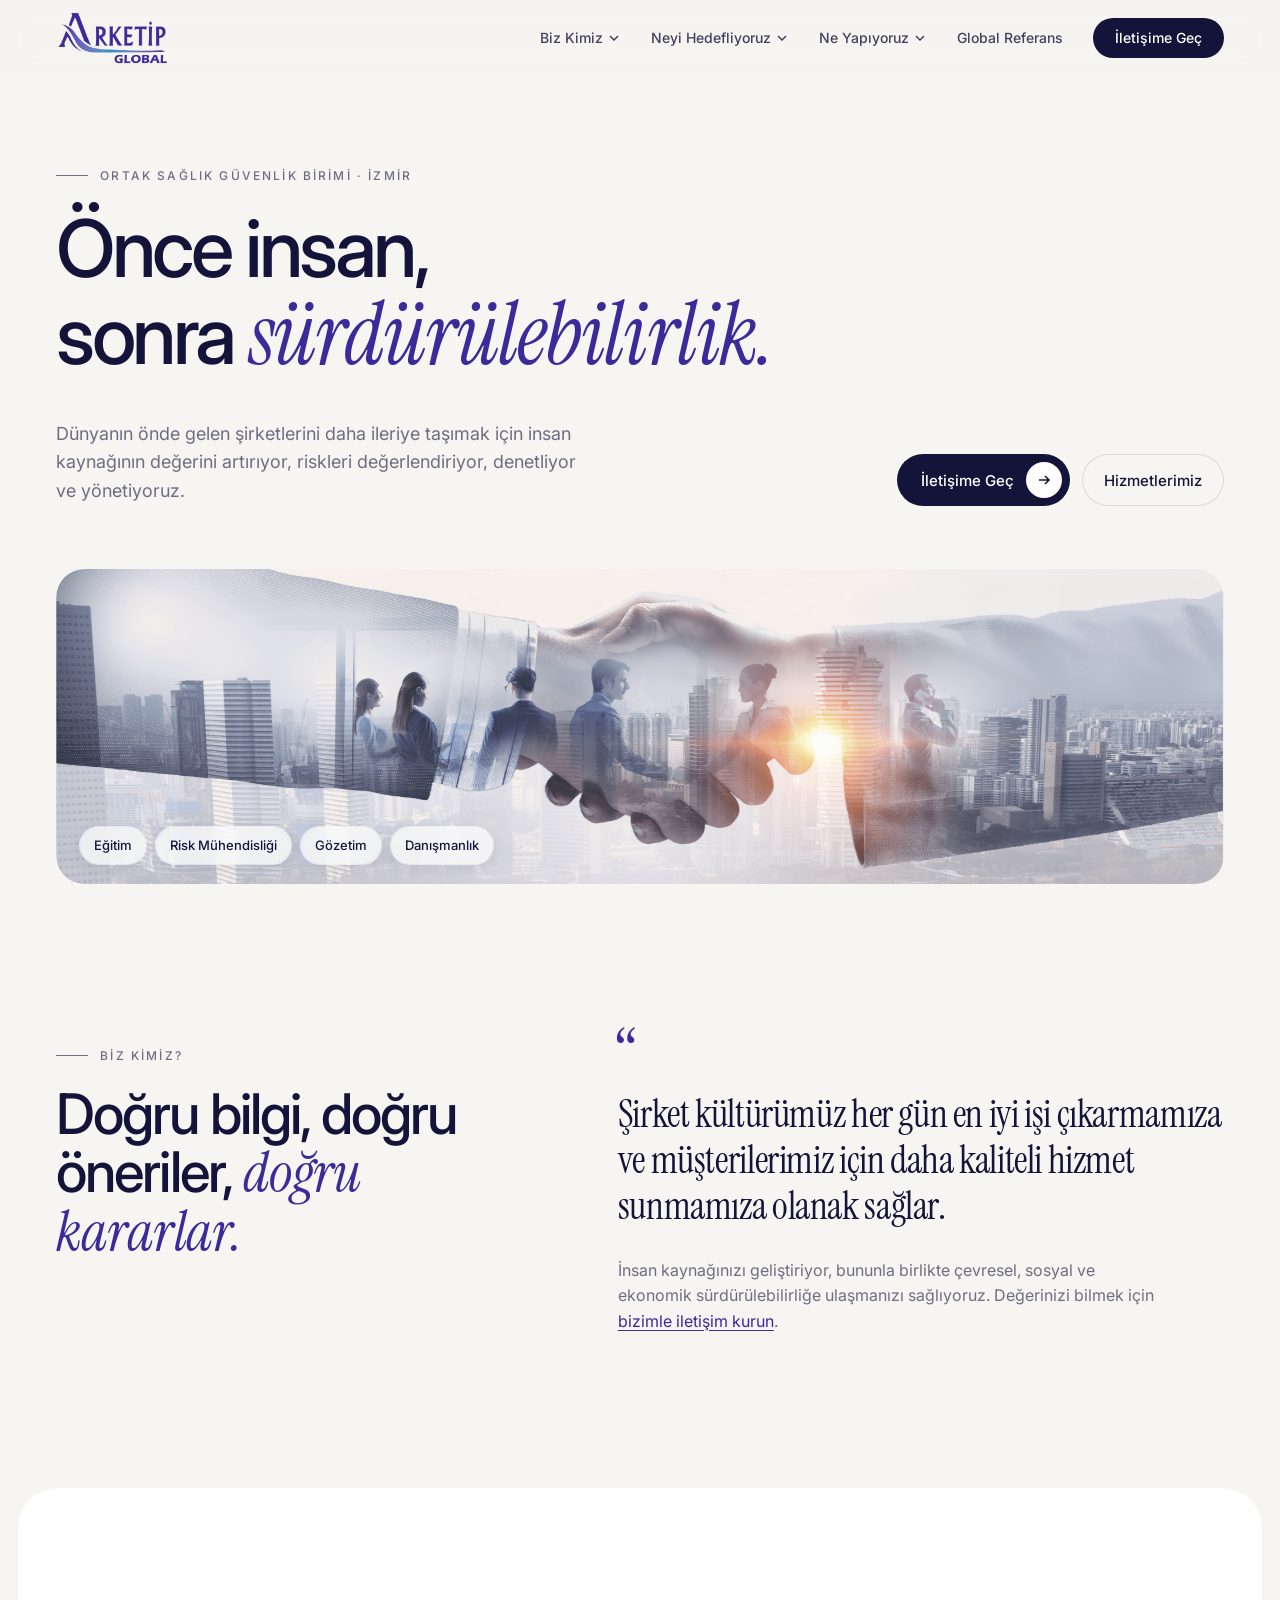
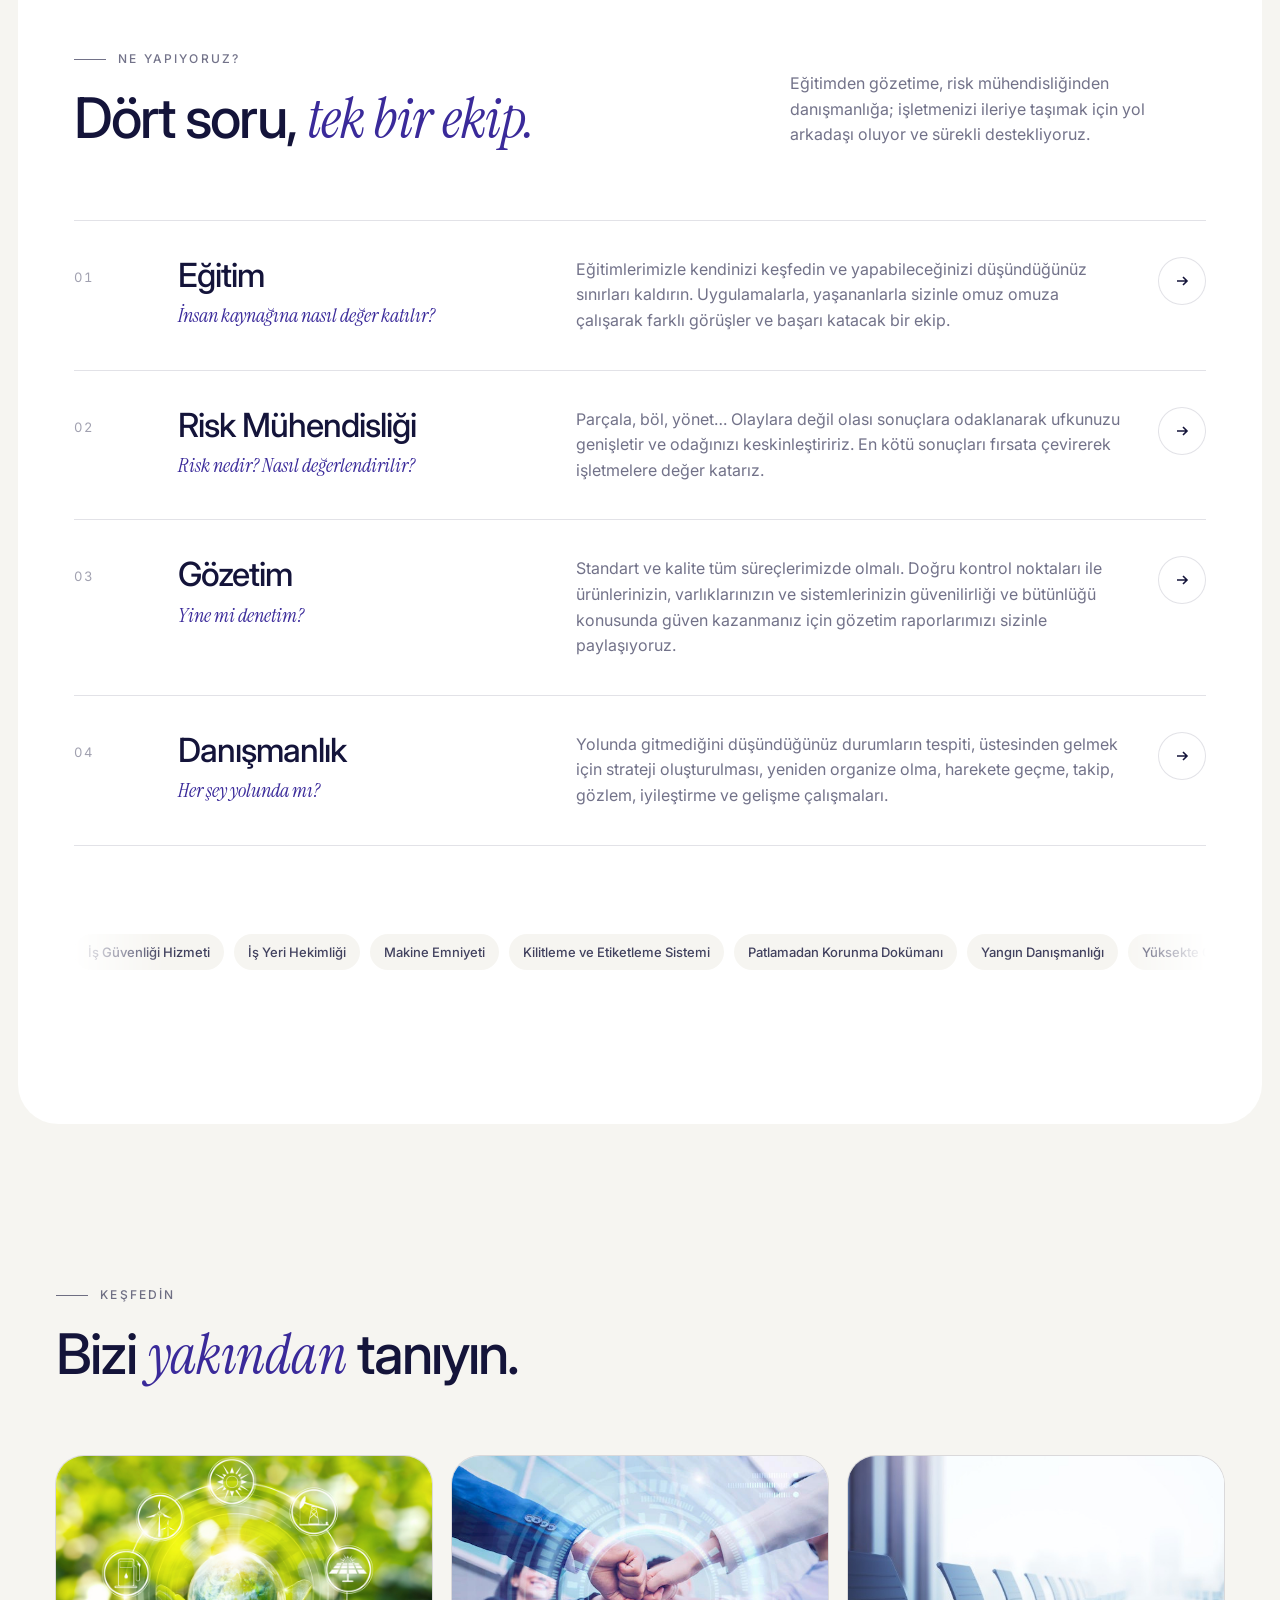
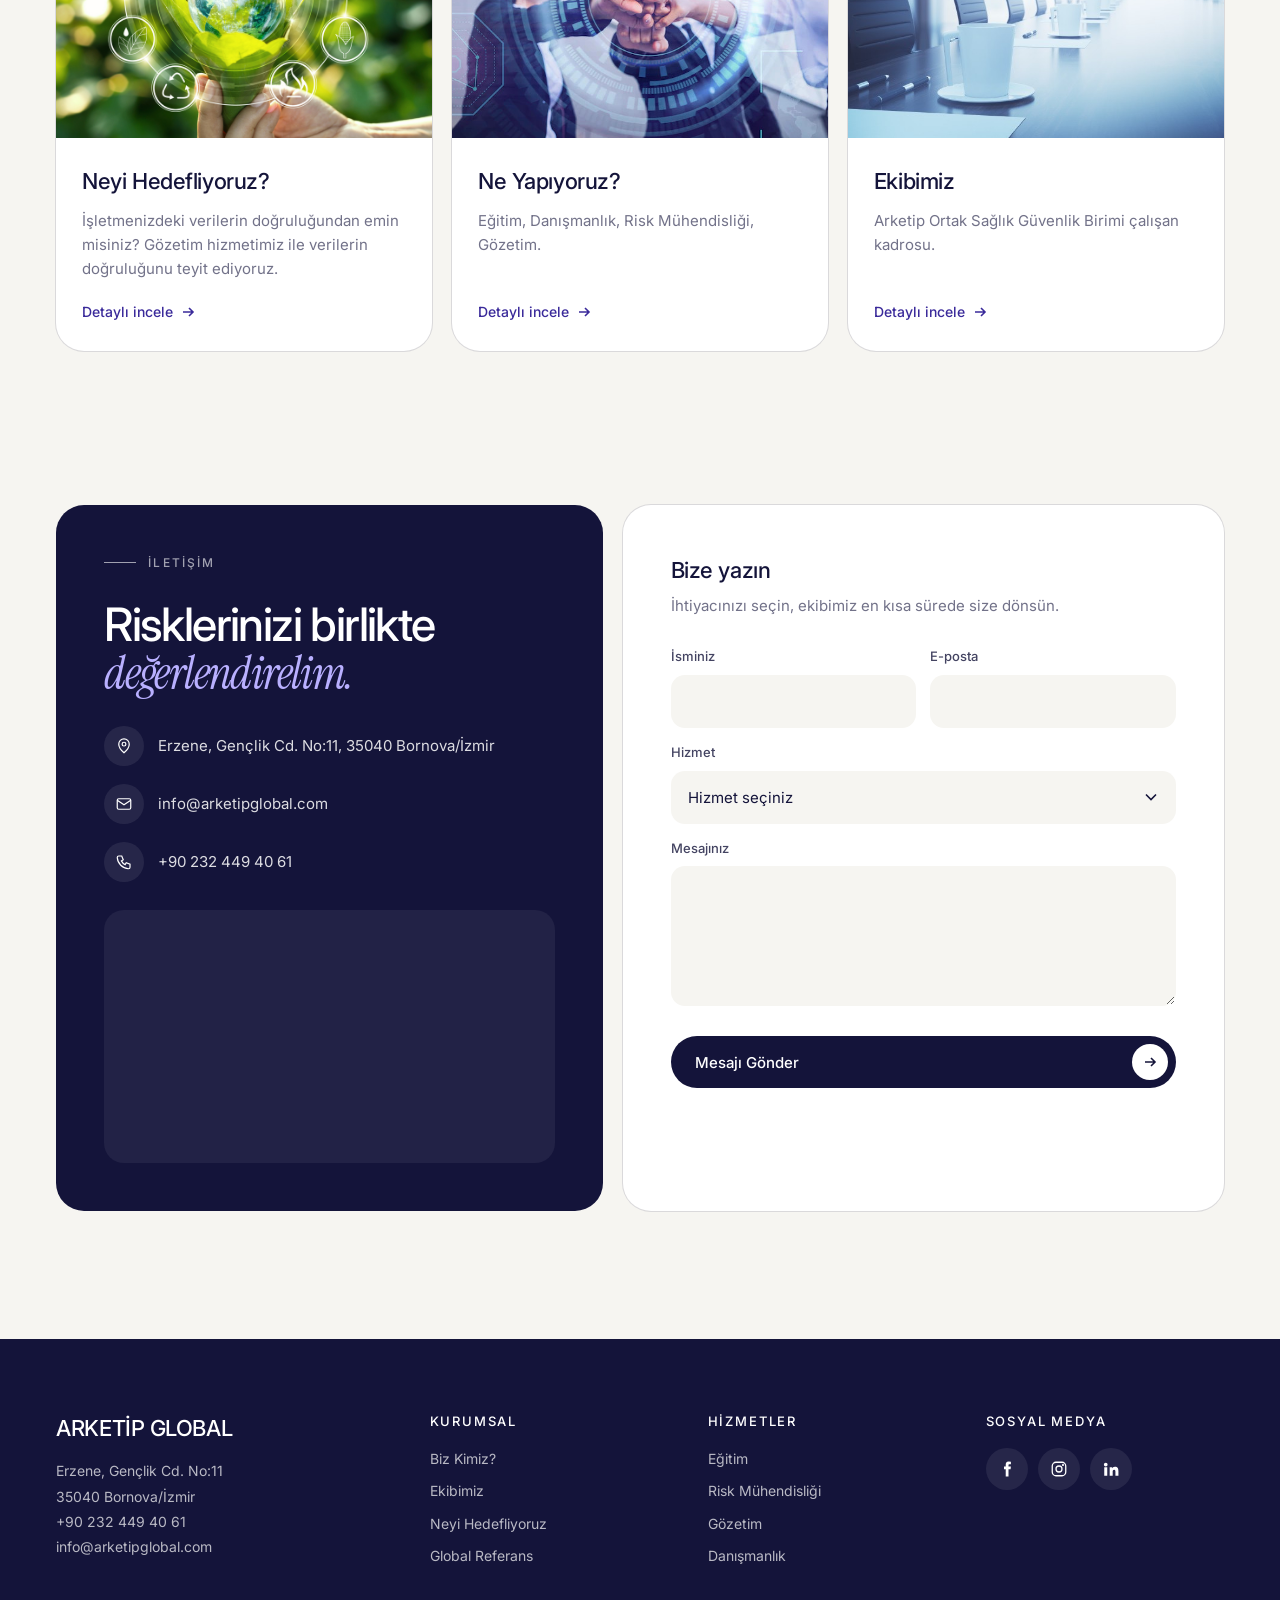
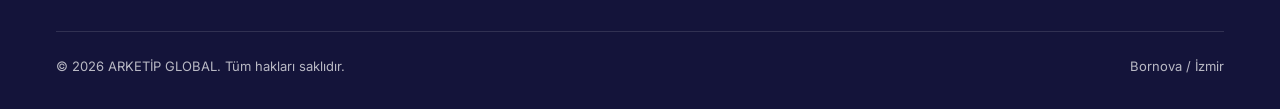
<file: index.html>
<!DOCTYPE html>
<html lang="tr">
<head>
  <meta charset="utf-8">
  <meta name="viewport" content="width=device-width, initial-scale=1">
  <meta name="robots" content="noindex, nofollow">
  <title>Arketip Global | İş Sağlığı ve Güvenliği, Eğitim, Risk Mühendisliği</title>
  <meta name="description" content="Arketip Global; eğitim, risk mühendisliği, gözetim ve danışmanlık hizmetleriyle insan kaynağının değerini artırır, riskleri değerlendirir, denetler ve yönetir. Bornova / İzmir.">
  <meta name="keywords" content="Ortak İş sağlığı, OSGB, İş güvenliği, Risk mühendisliği, Gözetim, Danışmanlık, Eğitim, İzmir">
  <link rel="icon" href="assets/img/üstbilgilogo.png">
  <link rel="preconnect" href="https://fonts.googleapis.com">
  <link rel="preconnect" href="https://fonts.gstatic.com" crossorigin>
  <link href="https://fonts.googleapis.com/css2?family=Inter:wght@400;500;600&family=Instrument+Serif:ital@0;1&display=swap" rel="stylesheet">
  <link rel="stylesheet" href="assets/css/site.css">
  <script>document.documentElement.classList.add('js');</script>
</head>

<body>
  <header class="site-header" id="header">
    <div class="wrap bar">
      <a class="brand" href="index.html" aria-label="Arketip Global ana sayfa">
        <img src="assets/img/arketipglobal.png" alt="Arketip Global" width="732" height="341">
      </a>
      <button class="burger" aria-label="Menüyü aç" aria-expanded="false" aria-controls="nav"><span></span><span></span><span></span></button>
      <nav class="nav" id="nav" aria-label="Ana menü">
        <div class="dd">
          <button type="button" aria-expanded="false">Biz Kimiz
            <svg width="10" height="6" viewBox="0 0 10 6" fill="none" stroke="currentColor" stroke-width="1.5" aria-hidden="true"><path d="m1 1 4 4 4-4"/></svg></button>
          <div class="menu">
            <a href="#who-are-we">Hakkımızda</a>
            <a href="kadromuz.html">Ekibimiz</a>
          </div>
        </div>
        <div class="dd">
          <button type="button" aria-expanded="false">Neyi Hedefliyoruz
            <svg width="10" height="6" viewBox="0 0 10 6" fill="none" stroke="currentColor" stroke-width="1.5" aria-hidden="true"><path d="m1 1 4 4 4-4"/></svg></button>
          <div class="menu">
            <a href="neyihedefliyoruz.html">Hedefimiz</a>
          </div>
        </div>
        <div class="dd">
          <button type="button" aria-expanded="false">Ne Yapıyoruz
            <svg width="10" height="6" viewBox="0 0 10 6" fill="none" stroke="currentColor" stroke-width="1.5" aria-hidden="true"><path d="m1 1 4 4 4-4"/></svg></button>
          <div class="menu">
            <a href="neyapıyoruz.html">Ne Yapıyoruz?</a>
            <a href="egitim.html">Eğitim</a>
            <a href="riskmuhendisligi.html">Risk Mühendisliği</a>
            <a href="gozetim.html">Gözetim</a>
            <a href="danısmanlık.html">Danışmanlık</a>
          </div>
        </div>
        <a href="global-referans.html">Global Referans</a>
        <a class="btn btn-primary" href="#contact">İletişime Geç</a>
      </nav>
    </div>
  </header>

  <main>
    <!-- Hero -->
    <section class="hero" aria-labelledby="hero-title">
      <div class="wrap">
        <div class="hero-top">
          <div>
            <span class="label rise" style="--d:.05s">Ortak Sağlık Güvenlik Birimi · İzmir</span>
            <h1 id="hero-title">
              <span class="line"><span style="--d:.15s">Önce insan,</span></span>
              <span class="line"><span style="--d:.28s">sonra <span class="serif">sürdürülebilirlik.</span></span></span>
            </h1>
          </div>
          <div class="hero-side">
            <p class="rise" style="--d:.45s">Dünyanın önde gelen şirketlerini daha ileriye taşımak için insan kaynağının değerini artırıyor, riskleri değerlendiriyor, denetliyor ve yönetiyoruz.</p>
            <div class="actions rise" style="--d:.55s">
              <a class="btn btn-primary" href="#contact">İletişime Geç
                <span class="dot"><svg width="14" height="14" viewBox="0 0 14 14" fill="none" stroke="currentColor" stroke-width="1.6" aria-hidden="true"><path d="M2 7h10M8 3l4 4-4 4"/></svg></span></a>
              <a class="btn btn-ghost" href="#hizmetler">Hizmetlerimiz</a>
            </div>
          </div>
        </div>
        <figure class="panorama">
          <img src="assets/img/biz kimiz.png" alt="Şehir silueti önünde el sıkışan iş insanları" width="2048" height="553" fetchpriority="high">
          <figcaption>
            <a class="chip" href="egitim.html">Eğitim</a>
            <a class="chip" href="riskmuhendisligi.html">Risk Mühendisliği</a>
            <a class="chip" href="gozetim.html">Gözetim</a>
            <a class="chip" href="danısmanlık.html">Danışmanlık</a>
          </figcaption>
        </figure>
      </div>
    </section>

    <!-- Biz Kimiz -->
    <section class="section" id="who-are-we" aria-labelledby="about-title">
      <div class="wrap">
        <div class="about">
          <div class="reveal">
            <span class="label">Biz Kimiz?</span>
            <h2 id="about-title">Doğru bilgi, doğru öneriler, <span class="serif">doğru kararlar.</span></h2>
          </div>
          <div class="reveal" style="--d:.1s">
            <blockquote>Şirket kültürümüz her gün en iyi işi çıkarmamıza ve müşterilerimiz için daha kaliteli hizmet sunmamıza olanak sağlar.</blockquote>
            <p class="note">İnsan kaynağınızı geliştiriyor, bununla birlikte çevresel, sosyal ve ekonomik sürdürülebilirliğe ulaşmanızı sağlıyoruz. Değerinizi bilmek için <a href="#contact">bizimle iletişim kurun</a>.</p>
          </div>
        </div>
      </div>
    </section>

    <!-- Hizmetler -->
    <section class="section services" id="hizmetler" aria-labelledby="svc-title">
      <div class="wrap">
        <div class="sec-head reveal">
          <div>
            <span class="label">Ne Yapıyoruz?</span>
            <h2 id="svc-title">Dört soru, <span class="serif">tek bir ekip.</span></h2>
          </div>
          <p>Eğitimden gözetime, risk mühendisliğinden danışmanlığa; işletmenizi ileriye taşımak için yol arkadaşı oluyor ve sürekli destekliyoruz.</p>
        </div>
        <ul class="svc">
          <li class="reveal"><a href="egitim.html">
            <span class="idx">01</span>
            <h3>Eğitim<small>İnsan kaynağına nasıl değer katılır?</small></h3>
            <p>Eğitimlerimizle kendinizi keşfedin ve yapabileceğinizi düşündüğünüz sınırları kaldırın. Uygulamalarla, yaşananlarla sizinle omuz omuza çalışarak farklı görüşler ve başarı katacak bir ekip.</p>
            <span class="go" aria-hidden="true"><svg width="14" height="14" viewBox="0 0 14 14" fill="none" stroke="currentColor" stroke-width="1.6"><path d="M2 7h10M8 3l4 4-4 4"/></svg></span>
          </a></li>
          <li class="reveal"><a href="riskmuhendisligi.html">
            <span class="idx">02</span>
            <h3>Risk Mühendisliği<small>Risk nedir? Nasıl değerlendirilir?</small></h3>
            <p>Parçala, böl, yönet… Olaylara değil olası sonuçlara odaklanarak ufkunuzu genişletir ve odağınızı keskinleştiririz. En kötü sonuçları fırsata çevirerek işletmelere değer katarız.</p>
            <span class="go" aria-hidden="true"><svg width="14" height="14" viewBox="0 0 14 14" fill="none" stroke="currentColor" stroke-width="1.6"><path d="M2 7h10M8 3l4 4-4 4"/></svg></span>
          </a></li>
          <li class="reveal"><a href="gozetim.html">
            <span class="idx">03</span>
            <h3>Gözetim<small>Yine mi denetim?</small></h3>
            <p>Standart ve kalite tüm süreçlerimizde olmalı. Doğru kontrol noktaları ile ürünlerinizin, varlıklarınızın ve sistemlerinizin güvenilirliği ve bütünlüğü konusunda güven kazanmanız için gözetim raporlarımızı sizinle paylaşıyoruz.</p>
            <span class="go" aria-hidden="true"><svg width="14" height="14" viewBox="0 0 14 14" fill="none" stroke="currentColor" stroke-width="1.6"><path d="M2 7h10M8 3l4 4-4 4"/></svg></span>
          </a></li>
          <li class="reveal"><a href="danısmanlık.html">
            <span class="idx">04</span>
            <h3>Danışmanlık<small>Her şey yolunda mı?</small></h3>
            <p>Yolunda gitmediğini düşündüğünüz durumların tespiti, üstesinden gelmek için strateji oluşturulması, yeniden organize olma, harekete geçme, takip, gözlem, iyileştirme ve gelişme çalışmaları.</p>
            <span class="go" aria-hidden="true"><svg width="14" height="14" viewBox="0 0 14 14" fill="none" stroke="currentColor" stroke-width="1.6"><path d="M2 7h10M8 3l4 4-4 4"/></svg></span>
          </a></li>
        </ul>
        <div class="marquee" aria-label="Hizmet alanlarımız">
          <div class="marquee-track">
            <span class="chip">İş Güvenliği Hizmeti</span><span class="chip">İş Yeri Hekimliği</span><span class="chip">Makine Emniyeti</span><span class="chip">Kilitleme ve Etiketleme Sistemi</span><span class="chip">Patlamadan Korunma Dokümanı</span><span class="chip">Yangın Danışmanlığı</span><span class="chip">Yüksekte Çalışma Danışmanlığı</span><span class="chip">Sağlık Danışmanlığı</span><span class="chip">Mobil Sağlık Aracı Hizmeti</span><span class="chip">Periyodik Kontrol Hizmetleri</span><span class="chip">İş Hijyeni Ölçümleri</span><span class="chip">İSG Ekipmanları Seçimi</span><span class="chip">İlkyardım Eğitimi</span>
            <span class="chip" aria-hidden="true">İş Güvenliği Hizmeti</span><span class="chip" aria-hidden="true">İş Yeri Hekimliği</span><span class="chip" aria-hidden="true">Makine Emniyeti</span><span class="chip" aria-hidden="true">Kilitleme ve Etiketleme Sistemi</span><span class="chip" aria-hidden="true">Patlamadan Korunma Dokümanı</span><span class="chip" aria-hidden="true">Yangın Danışmanlığı</span><span class="chip" aria-hidden="true">Yüksekte Çalışma Danışmanlığı</span><span class="chip" aria-hidden="true">Sağlık Danışmanlığı</span><span class="chip" aria-hidden="true">Mobil Sağlık Aracı Hizmeti</span><span class="chip" aria-hidden="true">Periyodik Kontrol Hizmetleri</span><span class="chip" aria-hidden="true">İş Hijyeni Ölçümleri</span><span class="chip" aria-hidden="true">İSG Ekipmanları Seçimi</span><span class="chip" aria-hidden="true">İlkyardım Eğitimi</span>
          </div>
        </div>
      </div>
    </section>

    <!-- Keşfet -->
    <section class="section" aria-labelledby="explore-title">
      <div class="wrap">
        <div class="sec-head reveal">
          <div>
            <span class="label">Keşfedin</span>
            <h2 id="explore-title">Bizi <span class="serif">yakından</span> tanıyın.</h2>
          </div>
        </div>
        <div class="cards">
          <a class="card reveal" href="neyihedefliyoruz.html">
            <div class="ph"><img src="assets/img/sürdürebilirlik.jpg" alt="Sürdürülebilirlik" loading="lazy" width="1150" height="650"></div>
            <div class="body">
              <h3>Neyi Hedefliyoruz?</h3>
              <p>İşletmenizdeki verilerin doğruluğundan emin misiniz? Gözetim hizmetimiz ile verilerin doğruluğunu teyit ediyoruz.</p>
              <span class="more">Detaylı incele <svg width="14" height="14" viewBox="0 0 14 14" fill="none" stroke="currentColor" stroke-width="1.6" aria-hidden="true"><path d="M2 7h10M8 3l4 4-4 4"/></svg></span>
            </div>
          </a>
          <a class="card reveal" style="--d:.1s" href="neyapıyoruz.html">
            <div class="ph"><img src="assets/img/neyaqpıyoruz.jpg" alt="Toplantı yapan ekip" loading="lazy" width="626" height="417"></div>
            <div class="body">
              <h3>Ne Yapıyoruz?</h3>
              <p>Eğitim, Danışmanlık, Risk Mühendisliği, Gözetim.</p>
              <span class="more">Detaylı incele <svg width="14" height="14" viewBox="0 0 14 14" fill="none" stroke="currentColor" stroke-width="1.6" aria-hidden="true"><path d="M2 7h10M8 3l4 4-4 4"/></svg></span>
            </div>
          </a>
          <a class="card reveal" style="--d:.2s" href="kadromuz.html">
            <div class="ph"><img src="assets/img/ekibimiz.png" alt="Ekibimiz" loading="lazy" width="757" height="468"></div>
            <div class="body">
              <h3>Ekibimiz</h3>
              <p>Arketip Ortak Sağlık Güvenlik Birimi çalışan kadrosu.</p>
              <span class="more">Detaylı incele <svg width="14" height="14" viewBox="0 0 14 14" fill="none" stroke="currentColor" stroke-width="1.6" aria-hidden="true"><path d="M2 7h10M8 3l4 4-4 4"/></svg></span>
            </div>
          </a>
        </div>
      </div>
    </section>

    <!-- İletişim -->
    <section id="contact" aria-labelledby="contact-title">
      <div class="wrap">
        <div class="contact">
          <div class="panel panel-dark reveal">
            <span class="label">İletişim</span>
            <h2 id="contact-title">Risklerinizi birlikte <span class="serif">değerlendirelim.</span></h2>
            <dl class="info">
              <div>
                <dt><svg width="18" height="18" viewBox="0 0 24 24" fill="none" stroke="currentColor" stroke-width="1.6" aria-label="Konum"><path d="M12 21s-7-6.2-7-11.5a7 7 0 0 1 14 0C19 14.8 12 21 12 21Z"/><circle cx="12" cy="9.5" r="2.5"/></svg></dt>
                <dd>Erzene, Gençlik Cd. No:11, 35040 Bornova/İzmir</dd>
              </div>
              <div>
                <dt><svg width="18" height="18" viewBox="0 0 24 24" fill="none" stroke="currentColor" stroke-width="1.6" aria-label="E-posta"><rect x="3" y="5" width="18" height="14" rx="2"/><path d="m3 7 9 6 9-6"/></svg></dt>
                <dd><a href="mailto:info@arketipglobal.com">info@arketipglobal.com</a></dd>
              </div>
              <div>
                <dt><svg width="18" height="18" viewBox="0 0 24 24" fill="none" stroke="currentColor" stroke-width="1.6" aria-label="Telefon"><path d="M5 4h4l2 5-2.5 1.5a11 11 0 0 0 5 5L15 13l5 2v4a2 2 0 0 1-2 2A16 16 0 0 1 3 6a2 2 0 0 1 2-2Z"/></svg></dt>
                <dd><a href="tel:+902324494061">+90 232 449 40 61</a></dd>
              </div>
            </dl>
            <div class="map">
              <iframe title="Arketip Global konumu" src="https://www.google.com/maps/embed?pb=!1m18!1m12!1m3!1d6350046.230709429!2d30.6863091524359!3d39.001430356661245!2m3!1f0!2f0!3f0!3m2!1i1024!2i768!4f13.1!3m3!1m2!1s0xa9a5396b3f279de9%3A0xc9d5d8ced4c32e61!2zQXJrZXRpcCBHbG9iYWwgRGFuxLHFn21hbmzEsWs!5e0!3m2!1str!2str!4v1669730419693!5m2!1str!2str" loading="lazy" referrerpolicy="no-referrer-when-downgrade" allowfullscreen></iframe>
            </div>
          </div>
          <div class="panel panel-form reveal" style="--d:.1s">
            <h3>Bize yazın</h3>
            <p>İhtiyacınızı seçin, ekibimiz en kısa sürede size dönsün.</p>
            <form action="https://formsubmit.co/info@arketipglobal.com" method="POST" enctype="multipart/form-data">
              <div class="row2">
                <div class="field"><label for="f-name">İsminiz</label><input id="f-name" type="text" name="name" autocomplete="name" required></div>
                <div class="field"><label for="f-email">E-posta</label><input id="f-email" type="email" name="email" autocomplete="email" required></div>
              </div>
              <div class="field">
                <label for="f-subject">Hizmet</label>
                <select id="f-subject" name="_subject" required>
                  <option value="" selected disabled>Hizmet seçiniz</option>
                  <option value="İş Güvenliği Hizmeti">İş Güvenliği Hizmeti</option>
                  <option value="İş Yeri Hekimliği">İş Yeri Hekimliği</option>
                  <option value="Makine Emniyeti">Makine Emniyeti</option>
                  <option value="Kilitleme ve Etiketleme Sistemi">Kilitleme ve Etiketleme Sistemi</option>
                  <option value="Patlamadan Korunma Dökümanı">Patlamadan Korunma Dokümanı</option>
                  <option value="Yangın Danışmanlığı">Yangın Danışmanlığı</option>
                  <option value="Yüksekte Çalışma Danışmanlığı">Yüksekte Çalışma Danışmanlığı</option>
                  <option value="Sağlık Danışmanlığı">Sağlık Danışmanlığı</option>
                  <option value="Mobil Sağlık Aracı Hizmeti">Mobil Sağlık Aracı Hizmeti</option>
                  <option value="Periyodik Kontrol Hizmetleri Danışmanlığı">Periyodik Kontrol Hizmetleri Danışmanlığı</option>
                  <option value="İş Hijyeni Ölçümleri Danışmanlığı">İş Hijyeni Ölçümleri Danışmanlığı</option>
                  <option value="İş Sağlığı ve Güvenliği Ekipmanları Seçimi Danışmanlığı">İş Sağlığı ve Güvenliği Ekipmanları Seçimi Danışmanlığı</option>
                  <option value="İlkyardım Eğitimi">İlkyardım Eğitimi</option>
                </select>
              </div>
              <div class="field"><label for="f-msg">Mesajınız</label><textarea id="f-msg" name="message" rows="5" required></textarea></div>
              <input type="hidden" name="_next" value="http://arketipglobal.com/index.html">
              <input type="hidden" name="_captcha" value="false">
              <button class="btn btn-primary" type="submit">Mesajı Gönder
                <span class="dot"><svg width="14" height="14" viewBox="0 0 14 14" fill="none" stroke="currentColor" stroke-width="1.6" aria-hidden="true"><path d="M2 7h10M8 3l4 4-4 4"/></svg></span></button>
            </form>
          </div>
        </div>
      </div>
    </section>
  </main>

  <footer>
    <div class="wrap">
      <div class="foot">
        <div>
          <p class="mark">ARKETİP GLOBAL</p>
          <address>Erzene, Gençlik Cd. No:11<br>35040 Bornova/İzmir<br><a href="tel:+902324494061">+90 232 449 40 61</a><br><a href="mailto:info@arketipglobal.com">info@arketipglobal.com</a></address>
        </div>
        <div>
          <h4>Kurumsal</h4>
          <ul>
            <li><a href="#who-are-we">Biz Kimiz?</a></li>
            <li><a href="kadromuz.html">Ekibimiz</a></li>
            <li><a href="neyihedefliyoruz.html">Neyi Hedefliyoruz</a></li>
            <li><a href="global-referans.html">Global Referans</a></li>
          </ul>
        </div>
        <div>
          <h4>Hizmetler</h4>
          <ul>
            <li><a href="egitim.html">Eğitim</a></li>
            <li><a href="riskmuhendisligi.html">Risk Mühendisliği</a></li>
            <li><a href="gozetim.html">Gözetim</a></li>
            <li><a href="danısmanlık.html">Danışmanlık</a></li>
          </ul>
        </div>
        <div>
          <h4>Sosyal Medya</h4>
          <div class="social">
            <a href="https://www.facebook.com/arketiposgbizmir/" target="_blank" rel="noopener" aria-label="Facebook"><svg width="18" height="18" viewBox="0 0 24 24" fill="currentColor" aria-hidden="true"><path d="M14 8.5V6.8c0-.8.5-1 1-1h2.2V2.2L14.3 2C11 2 10.3 4.3 10.3 6v2.5H8v3.7h2.3V22H14v-9.8h2.8l.4-3.7H14Z"/></svg></a>
            <a href="https://www.instagram.com/arketiposgb/" target="_blank" rel="noopener" aria-label="Instagram"><svg width="18" height="18" viewBox="0 0 24 24" fill="none" stroke="currentColor" stroke-width="1.7" aria-hidden="true"><rect x="3" y="3" width="18" height="18" rx="5"/><circle cx="12" cy="12" r="4"/><circle cx="17.3" cy="6.7" r=".6" fill="currentColor"/></svg></a>
            <a href="https://www.linkedin.com/company/arketi%CC%87posgb/?originalSubdomain=tr" target="_blank" rel="noopener" aria-label="LinkedIn"><svg width="18" height="18" viewBox="0 0 24 24" fill="currentColor" aria-hidden="true"><path d="M4.98 3.5a2.5 2.5 0 1 1 0 5 2.5 2.5 0 0 1 0-5ZM3 9.5h4V21H3V9.5Zm6.5 0h3.8v1.6h.06c.53-1 1.83-2.06 3.77-2.06 4.03 0 4.77 2.65 4.77 6.1V21h-4v-5.1c0-1.22-.02-2.79-1.7-2.79-1.7 0-1.96 1.33-1.96 2.7V21h-4V9.5Z"/></svg></a>
          </div>
        </div>
      </div>
      <div class="foot-bottom">
        <span>&copy; <span id="yr">2025</span> ARKETİP GLOBAL. Tüm hakları saklıdır.</span>
        <span>Bornova / İzmir</span>
      </div>
    </div>
  </footer>

  <script src="assets/js/site.js"></script>
</body>
</html>
</file>
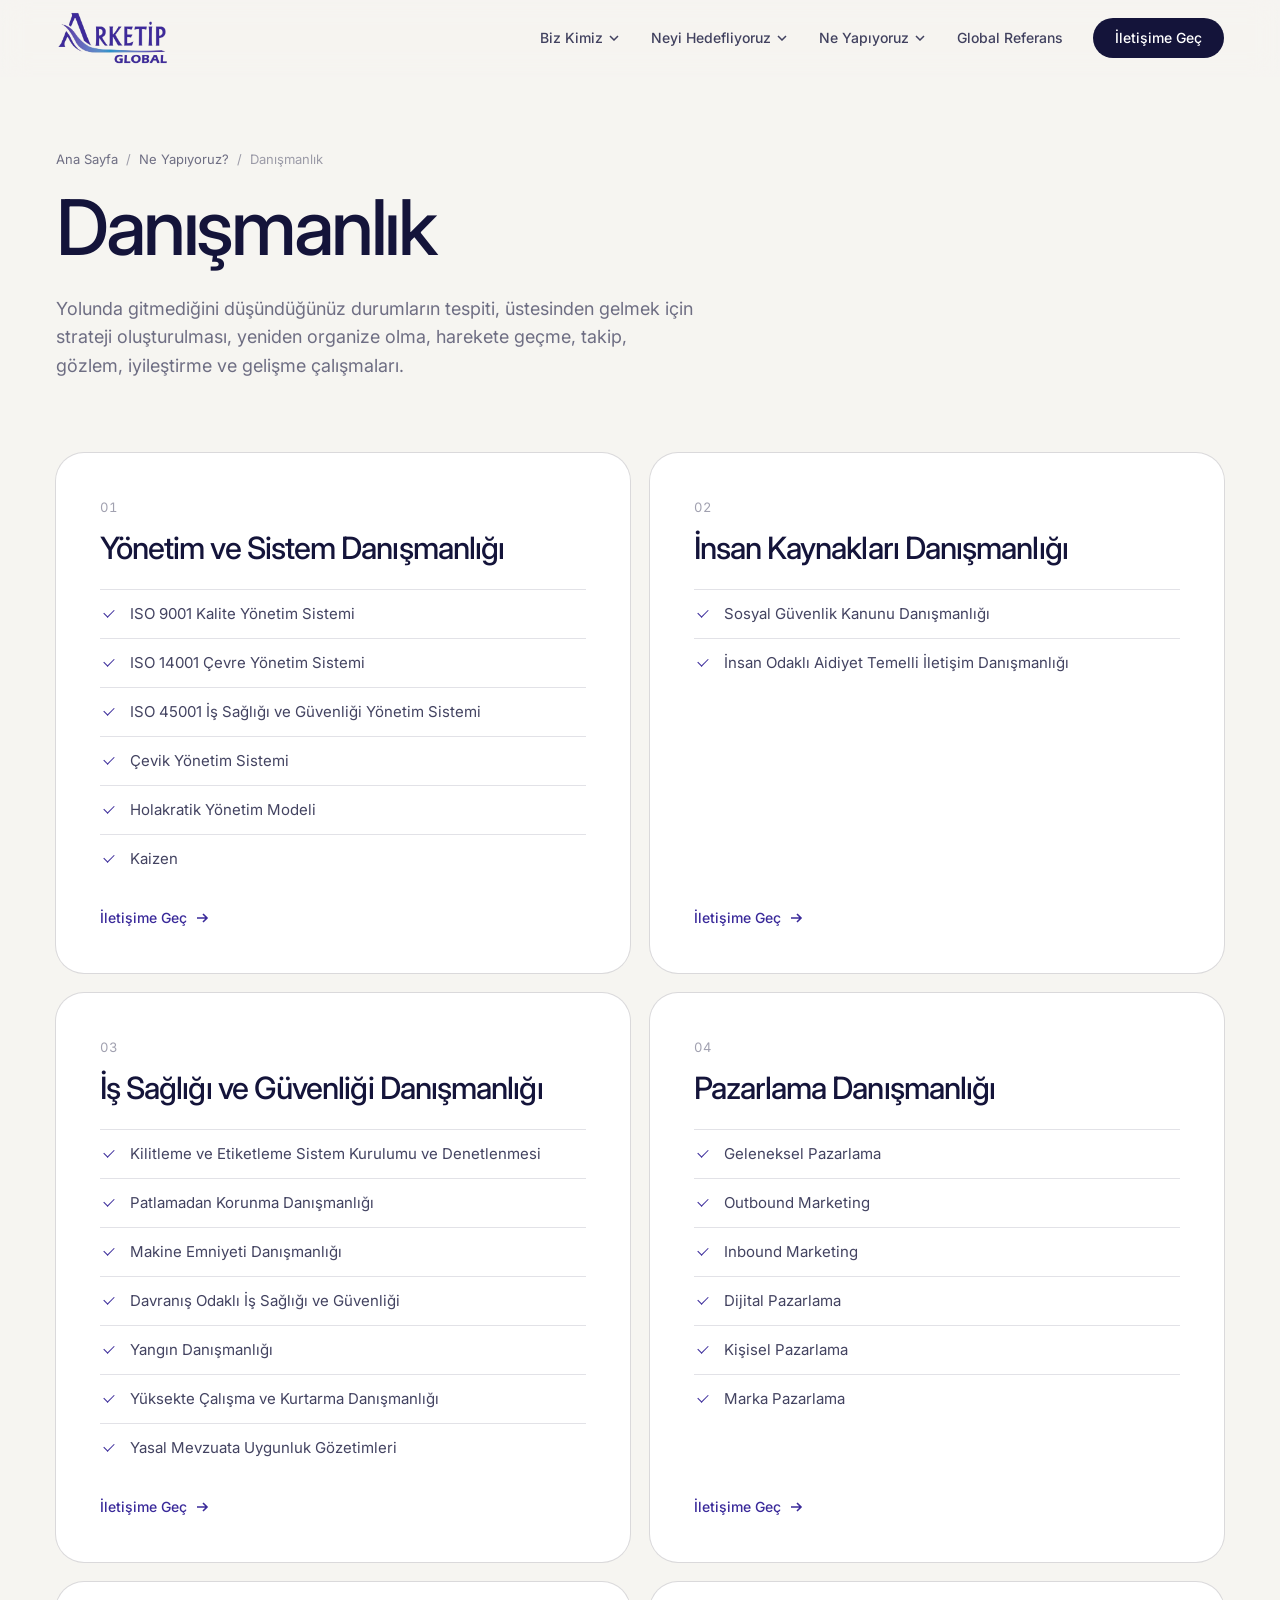
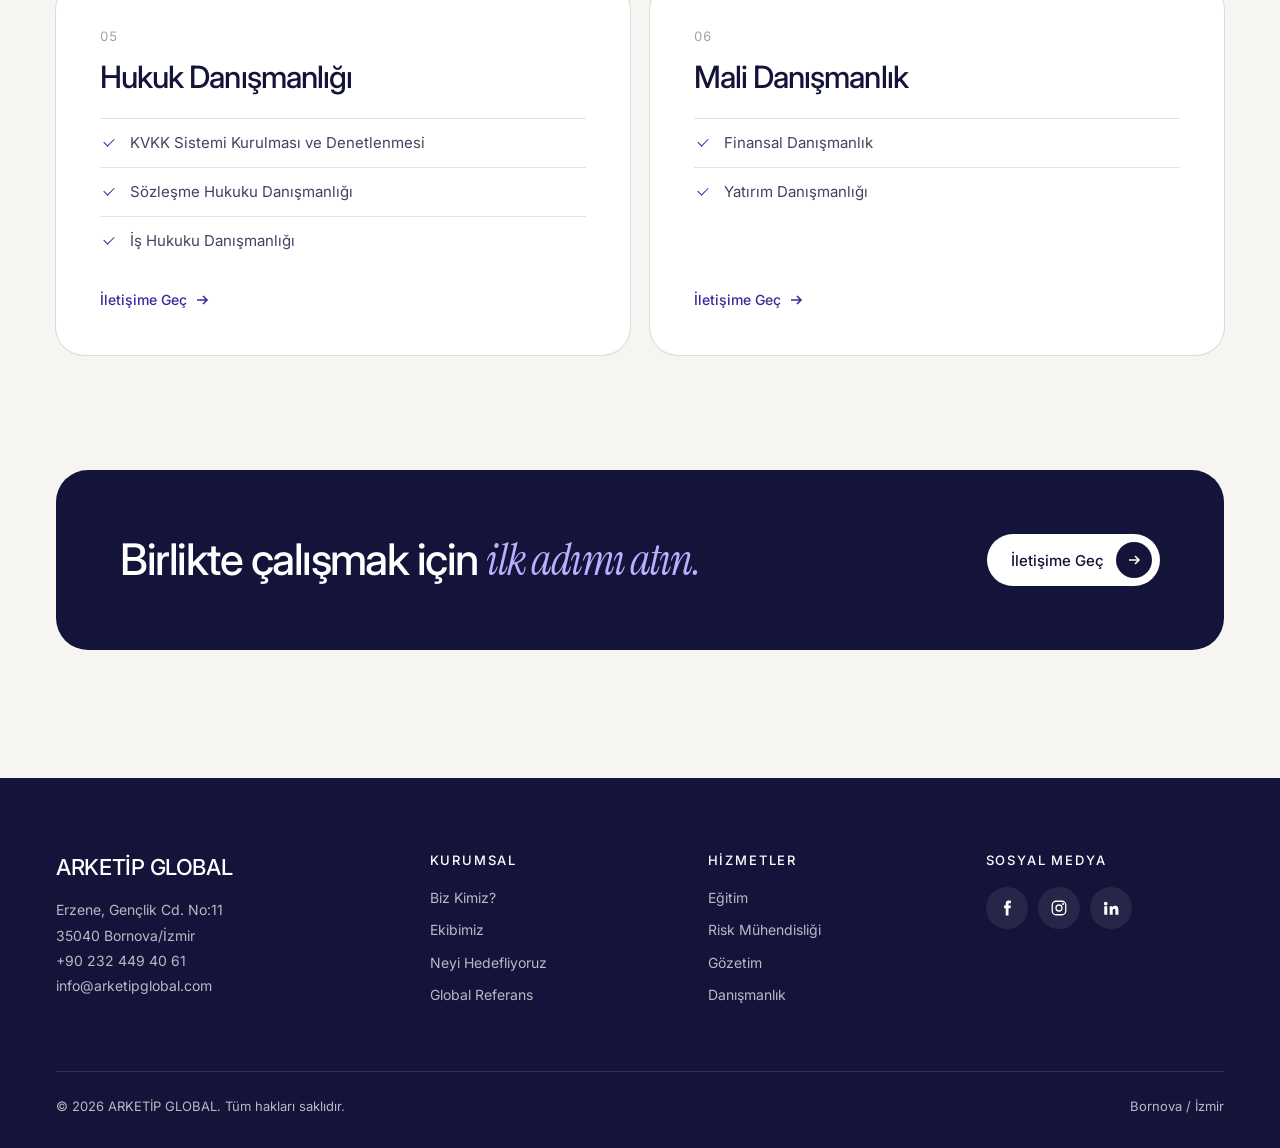
<file: danısmanlık.html>
<!DOCTYPE html>
<html lang="tr">
<head>
  <meta charset="utf-8">
  <meta name="viewport" content="width=device-width, initial-scale=1">
  <meta name="robots" content="noindex, nofollow">
  <title>Danışmanlık | Arketip Global</title>
  <meta name="description" content="Yönetim ve sistem, insan kaynakları, iş sağlığı ve güvenliği, pazarlama, hukuk ve mali danışmanlık.">
  <link rel="icon" href="assets/img/üstbilgilogo.png">
  <link rel="preconnect" href="https://fonts.googleapis.com">
  <link rel="preconnect" href="https://fonts.gstatic.com" crossorigin>
  <link href="https://fonts.googleapis.com/css2?family=Inter:wght@400;500;600&family=Instrument+Serif:ital@0;1&display=swap" rel="stylesheet">
  <link rel="stylesheet" href="assets/css/site.css">
  <script>document.documentElement.classList.add('js');</script>
</head>

<body>
  <header class="site-header" id="header">
    <div class="wrap bar">
      <a class="brand" href="index.html" aria-label="Arketip Global ana sayfa">
        <img src="assets/img/arketipglobal.png" alt="Arketip Global" width="732" height="341">
      </a>
      <button class="burger" aria-label="Menüyü aç" aria-expanded="false" aria-controls="nav"><span></span><span></span><span></span></button>
      <nav class="nav" id="nav" aria-label="Ana menü">
        <div class="dd">
          <button type="button" aria-expanded="false">Biz Kimiz
            <svg width="10" height="6" viewBox="0 0 10 6" fill="none" stroke="currentColor" stroke-width="1.5" aria-hidden="true"><path d="m1 1 4 4 4-4"/></svg></button>
          <div class="menu">
            <a href="index.html#who-are-we">Hakkımızda</a>
            <a href="kadromuz.html">Ekibimiz</a>
          </div>
        </div>
        <div class="dd">
          <button type="button" aria-expanded="false">Neyi Hedefliyoruz
            <svg width="10" height="6" viewBox="0 0 10 6" fill="none" stroke="currentColor" stroke-width="1.5" aria-hidden="true"><path d="m1 1 4 4 4-4"/></svg></button>
          <div class="menu">
            <a href="neyihedefliyoruz.html">Hedefimiz</a>
          </div>
        </div>
        <div class="dd">
          <button type="button" aria-expanded="false">Ne Yapıyoruz
            <svg width="10" height="6" viewBox="0 0 10 6" fill="none" stroke="currentColor" stroke-width="1.5" aria-hidden="true"><path d="m1 1 4 4 4-4"/></svg></button>
          <div class="menu">
            <a href="neyapıyoruz.html">Ne Yapıyoruz?</a>
            <a href="egitim.html">Eğitim</a>
            <a href="riskmuhendisligi.html">Risk Mühendisliği</a>
            <a href="gozetim.html">Gözetim</a>
            <a href="danısmanlık.html" aria-current="page">Danışmanlık</a>
          </div>
        </div>
        <a href="global-referans.html">Global Referans</a>
        <a class="btn btn-primary" href="iletisim.html">İletişime Geç</a>
      </nav>
    </div>
  </header>

  <main>
    <section class="page-hero">
      <div class="wrap">
        <nav class="crumbs rise" style="--d:.05s" aria-label="Konum"><a href="index.html">Ana Sayfa</a><span aria-hidden="true">/</span><a href="neyapıyoruz.html">Ne Yapıyoruz?</a><span aria-hidden="true">/</span>Danışmanlık</nav>
        <h1 class="rise" style="--d:.15s">Danışmanlık</h1>
          <p class="lede rise" style="--d:.3s">Yolunda gitmediğini düşündüğünüz durumların tespiti, üstesinden gelmek için strateji oluşturulması, yeniden organize olma, harekete geçme, takip, gözlem, iyileştirme ve gelişme çalışmaları.</p>
      </div>
    </section>

    <section class="page-end">
      <div class="wrap">
        <div class="blocks">
          <article class="block reveal" style="--d:0.1s">
            <span class="idx">01</span>
            <h2>Yönetim ve Sistem Danışmanlığı</h2>
            <ul class="ticks">
              <li>ISO 9001 Kalite Yönetim Sistemi</li>
              <li>ISO 14001 Çevre Yönetim Sistemi</li>
              <li>ISO 45001 İş Sağlığı ve Güvenliği Yönetim Sistemi</li>
              <li>Çevik Yönetim Sistemi</li>
              <li>Holakratik Yönetim Modeli</li>
              <li>Kaizen</li>
            </ul>
            <a class="link" href="iletisim.html">İletişime Geç <svg width="14" height="14" viewBox="0 0 14 14" fill="none" stroke="currentColor" stroke-width="1.6" aria-hidden="true"><path d="M2 7h10M8 3l4 4-4 4"/></svg></a>
          </article>
          <article class="block reveal" style="--d:0.0s">
            <span class="idx">02</span>
            <h2>İnsan Kaynakları Danışmanlığı</h2>
            <ul class="ticks">
              <li>Sosyal Güvenlik Kanunu Danışmanlığı</li>
              <li>İnsan Odaklı Aidiyet Temelli İletişim Danışmanlığı</li>
            </ul>
            <a class="link" href="iletisim.html">İletişime Geç <svg width="14" height="14" viewBox="0 0 14 14" fill="none" stroke="currentColor" stroke-width="1.6" aria-hidden="true"><path d="M2 7h10M8 3l4 4-4 4"/></svg></a>
          </article>
          <article class="block reveal" style="--d:0.1s">
            <span class="idx">03</span>
            <h2>İş Sağlığı ve Güvenliği Danışmanlığı</h2>
            <ul class="ticks">
              <li>Kilitleme ve Etiketleme Sistem Kurulumu ve Denetlenmesi</li>
              <li>Patlamadan Korunma Danışmanlığı</li>
              <li>Makine Emniyeti Danışmanlığı</li>
              <li>Davranış Odaklı İş Sağlığı ve Güvenliği</li>
              <li>Yangın Danışmanlığı</li>
              <li>Yüksekte Çalışma ve Kurtarma Danışmanlığı</li>
              <li>Yasal Mevzuata Uygunluk Gözetimleri</li>
            </ul>
            <a class="link" href="iletisim.html">İletişime Geç <svg width="14" height="14" viewBox="0 0 14 14" fill="none" stroke="currentColor" stroke-width="1.6" aria-hidden="true"><path d="M2 7h10M8 3l4 4-4 4"/></svg></a>
          </article>
          <article class="block reveal" style="--d:0.0s">
            <span class="idx">04</span>
            <h2>Pazarlama Danışmanlığı</h2>
            <ul class="ticks">
              <li>Geleneksel Pazarlama</li>
              <li>Outbound Marketing</li>
              <li>Inbound Marketing</li>
              <li>Dijital Pazarlama</li>
              <li>Kişisel Pazarlama</li>
              <li>Marka Pazarlama</li>
            </ul>
            <a class="link" href="iletisim.html">İletişime Geç <svg width="14" height="14" viewBox="0 0 14 14" fill="none" stroke="currentColor" stroke-width="1.6" aria-hidden="true"><path d="M2 7h10M8 3l4 4-4 4"/></svg></a>
          </article>
          <article class="block reveal" style="--d:0.1s">
            <span class="idx">05</span>
            <h2>Hukuk Danışmanlığı</h2>
            <ul class="ticks">
              <li>KVKK Sistemi Kurulması ve Denetlenmesi</li>
              <li>Sözleşme Hukuku Danışmanlığı</li>
              <li>İş Hukuku Danışmanlığı</li>
            </ul>
            <a class="link" href="iletisim.html">İletişime Geç <svg width="14" height="14" viewBox="0 0 14 14" fill="none" stroke="currentColor" stroke-width="1.6" aria-hidden="true"><path d="M2 7h10M8 3l4 4-4 4"/></svg></a>
          </article>
          <article class="block reveal" style="--d:0.0s">
            <span class="idx">06</span>
            <h2>Mali Danışmanlık</h2>
            <ul class="ticks">
              <li>Finansal Danışmanlık</li>
              <li>Yatırım Danışmanlığı</li>
            </ul>
            <a class="link" href="iletisim.html">İletişime Geç <svg width="14" height="14" viewBox="0 0 14 14" fill="none" stroke="currentColor" stroke-width="1.6" aria-hidden="true"><path d="M2 7h10M8 3l4 4-4 4"/></svg></a>
          </article>
        </div>
        <div class="cta-band reveal">
          <h2>Birlikte çalışmak için <span class="serif">ilk adımı atın.</span></h2>
          <a class="btn btn-primary" href="iletisim.html">İletişime Geç<span class="dot"><svg width="14" height="14" viewBox="0 0 14 14" fill="none" stroke="currentColor" stroke-width="1.6" aria-hidden="true"><path d="M2 7h10M8 3l4 4-4 4"/></svg></span></a>
        </div>
      </div>
    </section>
  </main>

  <footer>
    <div class="wrap">
      <div class="foot">
        <div>
          <p class="mark">ARKETİP GLOBAL</p>
          <address>Erzene, Gençlik Cd. No:11<br>35040 Bornova/İzmir<br><a href="tel:+902324494061">+90 232 449 40 61</a><br><a href="mailto:info@arketipglobal.com">info@arketipglobal.com</a></address>
        </div>
        <div>
          <h4>Kurumsal</h4>
          <ul>
            <li><a href="index.html#who-are-we">Biz Kimiz?</a></li>
            <li><a href="kadromuz.html">Ekibimiz</a></li>
            <li><a href="neyihedefliyoruz.html">Neyi Hedefliyoruz</a></li>
            <li><a href="global-referans.html">Global Referans</a></li>
          </ul>
        </div>
        <div>
          <h4>Hizmetler</h4>
          <ul>
            <li><a href="egitim.html">Eğitim</a></li>
            <li><a href="riskmuhendisligi.html">Risk Mühendisliği</a></li>
            <li><a href="gozetim.html">Gözetim</a></li>
            <li><a href="danısmanlık.html">Danışmanlık</a></li>
          </ul>
        </div>
        <div>
          <h4>Sosyal Medya</h4>
          <div class="social">
            <a href="https://www.facebook.com/arketiposgbizmir/" target="_blank" rel="noopener" aria-label="Facebook"><svg width="18" height="18" viewBox="0 0 24 24" fill="currentColor" aria-hidden="true"><path d="M14 8.5V6.8c0-.8.5-1 1-1h2.2V2.2L14.3 2C11 2 10.3 4.3 10.3 6v2.5H8v3.7h2.3V22H14v-9.8h2.8l.4-3.7H14Z"/></svg></a>
            <a href="https://www.instagram.com/arketiposgb/" target="_blank" rel="noopener" aria-label="Instagram"><svg width="18" height="18" viewBox="0 0 24 24" fill="none" stroke="currentColor" stroke-width="1.7" aria-hidden="true"><rect x="3" y="3" width="18" height="18" rx="5"/><circle cx="12" cy="12" r="4"/><circle cx="17.3" cy="6.7" r=".6" fill="currentColor"/></svg></a>
            <a href="https://www.linkedin.com/company/arketi%CC%87posgb/?originalSubdomain=tr" target="_blank" rel="noopener" aria-label="LinkedIn"><svg width="18" height="18" viewBox="0 0 24 24" fill="currentColor" aria-hidden="true"><path d="M4.98 3.5a2.5 2.5 0 1 1 0 5 2.5 2.5 0 0 1 0-5ZM3 9.5h4V21H3V9.5Zm6.5 0h3.8v1.6h.06c.53-1 1.83-2.06 3.77-2.06 4.03 0 4.77 2.65 4.77 6.1V21h-4v-5.1c0-1.22-.02-2.79-1.7-2.79-1.7 0-1.96 1.33-1.96 2.7V21h-4V9.5Z"/></svg></a>
          </div>
        </div>
      </div>
      <div class="foot-bottom">
        <span>&copy; <span id="yr">2025</span> ARKETİP GLOBAL. Tüm hakları saklıdır.</span>
        <span>Bornova / İzmir</span>
      </div>
    </div>
  </footer>

  <script src="assets/js/site.js"></script>
</body>
</html>
</file>
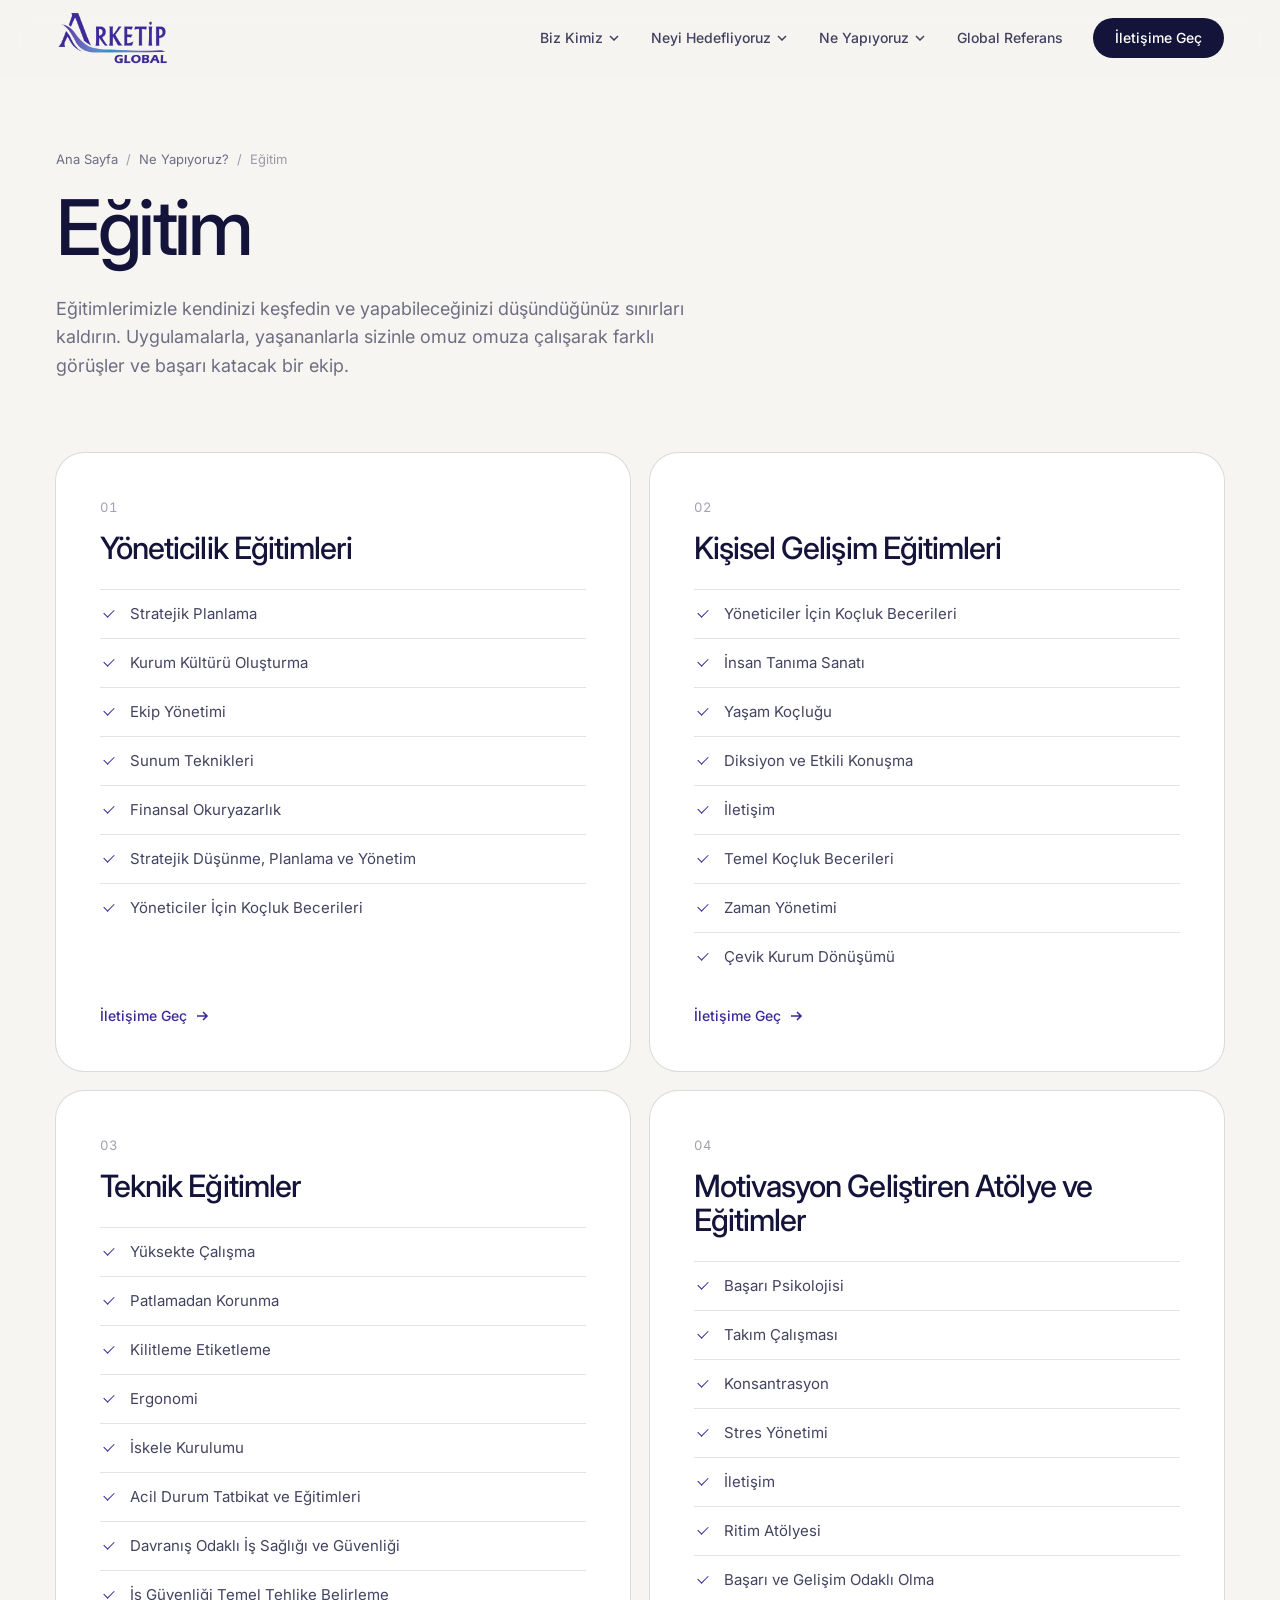
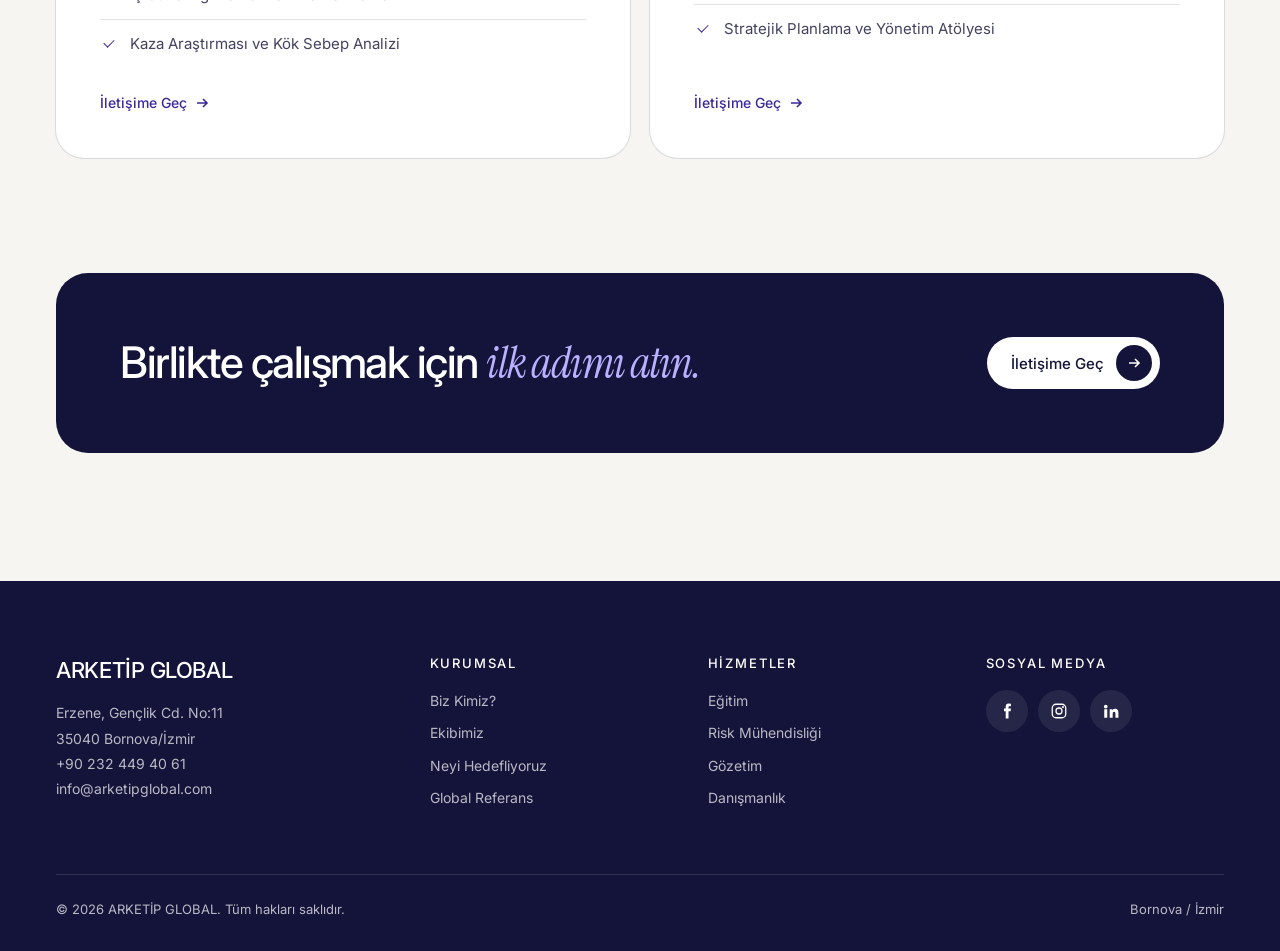
<file: egitim.html>
<!DOCTYPE html>
<html lang="tr">
<head>
  <meta charset="utf-8">
  <meta name="viewport" content="width=device-width, initial-scale=1">
  <meta name="robots" content="noindex, nofollow">
  <title>Eğitim | Arketip Global</title>
  <meta name="description" content="Yöneticilik, kişisel gelişim, teknik ve motivasyon eğitimleri.">
  <link rel="icon" href="assets/img/üstbilgilogo.png">
  <link rel="preconnect" href="https://fonts.googleapis.com">
  <link rel="preconnect" href="https://fonts.gstatic.com" crossorigin>
  <link href="https://fonts.googleapis.com/css2?family=Inter:wght@400;500;600&family=Instrument+Serif:ital@0;1&display=swap" rel="stylesheet">
  <link rel="stylesheet" href="assets/css/site.css">
  <script>document.documentElement.classList.add('js');</script>
</head>

<body>
  <header class="site-header" id="header">
    <div class="wrap bar">
      <a class="brand" href="index.html" aria-label="Arketip Global ana sayfa">
        <img src="assets/img/arketipglobal.png" alt="Arketip Global" width="732" height="341">
      </a>
      <button class="burger" aria-label="Menüyü aç" aria-expanded="false" aria-controls="nav"><span></span><span></span><span></span></button>
      <nav class="nav" id="nav" aria-label="Ana menü">
        <div class="dd">
          <button type="button" aria-expanded="false">Biz Kimiz
            <svg width="10" height="6" viewBox="0 0 10 6" fill="none" stroke="currentColor" stroke-width="1.5" aria-hidden="true"><path d="m1 1 4 4 4-4"/></svg></button>
          <div class="menu">
            <a href="index.html#who-are-we">Hakkımızda</a>
            <a href="kadromuz.html">Ekibimiz</a>
          </div>
        </div>
        <div class="dd">
          <button type="button" aria-expanded="false">Neyi Hedefliyoruz
            <svg width="10" height="6" viewBox="0 0 10 6" fill="none" stroke="currentColor" stroke-width="1.5" aria-hidden="true"><path d="m1 1 4 4 4-4"/></svg></button>
          <div class="menu">
            <a href="neyihedefliyoruz.html">Hedefimiz</a>
          </div>
        </div>
        <div class="dd">
          <button type="button" aria-expanded="false">Ne Yapıyoruz
            <svg width="10" height="6" viewBox="0 0 10 6" fill="none" stroke="currentColor" stroke-width="1.5" aria-hidden="true"><path d="m1 1 4 4 4-4"/></svg></button>
          <div class="menu">
            <a href="neyapıyoruz.html">Ne Yapıyoruz?</a>
            <a href="egitim.html" aria-current="page">Eğitim</a>
            <a href="riskmuhendisligi.html">Risk Mühendisliği</a>
            <a href="gozetim.html">Gözetim</a>
            <a href="danısmanlık.html">Danışmanlık</a>
          </div>
        </div>
        <a href="global-referans.html">Global Referans</a>
        <a class="btn btn-primary" href="iletisim.html">İletişime Geç</a>
      </nav>
    </div>
  </header>

  <main>
    <section class="page-hero">
      <div class="wrap">
        <nav class="crumbs rise" style="--d:.05s" aria-label="Konum"><a href="index.html">Ana Sayfa</a><span aria-hidden="true">/</span><a href="neyapıyoruz.html">Ne Yapıyoruz?</a><span aria-hidden="true">/</span>Eğitim</nav>
        <h1 class="rise" style="--d:.15s">Eğitim</h1>
          <p class="lede rise" style="--d:.3s">Eğitimlerimizle kendinizi keşfedin ve yapabileceğinizi düşündüğünüz sınırları kaldırın. Uygulamalarla, yaşananlarla sizinle omuz omuza çalışarak farklı görüşler ve başarı katacak bir ekip.</p>
      </div>
    </section>

    <section class="page-end">
      <div class="wrap">
        <div class="blocks">
          <article class="block reveal" style="--d:0.1s">
            <span class="idx">01</span>
            <h2>Yöneticilik Eğitimleri</h2>
            <ul class="ticks">
              <li>Stratejik Planlama</li>
              <li>Kurum Kültürü Oluşturma</li>
              <li>Ekip Yönetimi</li>
              <li>Sunum Teknikleri</li>
              <li>Finansal Okuryazarlık</li>
              <li>Stratejik Düşünme, Planlama ve Yönetim</li>
              <li>Yöneticiler İçin Koçluk Becerileri</li>
            </ul>
            <a class="link" href="iletisim.html">İletişime Geç <svg width="14" height="14" viewBox="0 0 14 14" fill="none" stroke="currentColor" stroke-width="1.6" aria-hidden="true"><path d="M2 7h10M8 3l4 4-4 4"/></svg></a>
          </article>
          <article class="block reveal" style="--d:0.0s">
            <span class="idx">02</span>
            <h2>Kişisel Gelişim Eğitimleri</h2>
            <ul class="ticks">
              <li>Yöneticiler İçin Koçluk Becerileri</li>
              <li>İnsan Tanıma Sanatı</li>
              <li>Yaşam Koçluğu</li>
              <li>Diksiyon ve Etkili Konuşma</li>
              <li>İletişim</li>
              <li>Temel Koçluk Becerileri</li>
              <li>Zaman Yönetimi</li>
              <li>Çevik Kurum Dönüşümü</li>
            </ul>
            <a class="link" href="iletisim.html">İletişime Geç <svg width="14" height="14" viewBox="0 0 14 14" fill="none" stroke="currentColor" stroke-width="1.6" aria-hidden="true"><path d="M2 7h10M8 3l4 4-4 4"/></svg></a>
          </article>
          <article class="block reveal" style="--d:0.1s">
            <span class="idx">03</span>
            <h2>Teknik Eğitimler</h2>
            <ul class="ticks">
              <li>Yüksekte Çalışma</li>
              <li>Patlamadan Korunma</li>
              <li>Kilitleme Etiketleme</li>
              <li>Ergonomi</li>
              <li>İskele Kurulumu</li>
              <li>Acil Durum Tatbikat ve Eğitimleri</li>
              <li>Davranış Odaklı İş Sağlığı ve Güvenliği</li>
              <li>İş Güvenliği Temel Tehlike Belirleme</li>
              <li>Kaza Araştırması ve Kök Sebep Analizi</li>
            </ul>
            <a class="link" href="iletisim.html">İletişime Geç <svg width="14" height="14" viewBox="0 0 14 14" fill="none" stroke="currentColor" stroke-width="1.6" aria-hidden="true"><path d="M2 7h10M8 3l4 4-4 4"/></svg></a>
          </article>
          <article class="block reveal" style="--d:0.0s">
            <span class="idx">04</span>
            <h2>Motivasyon Geliştiren Atölye ve Eğitimler</h2>
            <ul class="ticks">
              <li>Başarı Psikolojisi</li>
              <li>Takım Çalışması</li>
              <li>Konsantrasyon</li>
              <li>Stres Yönetimi</li>
              <li>İletişim</li>
              <li>Ritim Atölyesi</li>
              <li>Başarı ve Gelişim Odaklı Olma</li>
              <li>Stratejik Planlama ve Yönetim Atölyesi</li>
            </ul>
            <a class="link" href="iletisim.html">İletişime Geç <svg width="14" height="14" viewBox="0 0 14 14" fill="none" stroke="currentColor" stroke-width="1.6" aria-hidden="true"><path d="M2 7h10M8 3l4 4-4 4"/></svg></a>
          </article>
        </div>
        <div class="cta-band reveal">
          <h2>Birlikte çalışmak için <span class="serif">ilk adımı atın.</span></h2>
          <a class="btn btn-primary" href="iletisim.html">İletişime Geç<span class="dot"><svg width="14" height="14" viewBox="0 0 14 14" fill="none" stroke="currentColor" stroke-width="1.6" aria-hidden="true"><path d="M2 7h10M8 3l4 4-4 4"/></svg></span></a>
        </div>
      </div>
    </section>
  </main>

  <footer>
    <div class="wrap">
      <div class="foot">
        <div>
          <p class="mark">ARKETİP GLOBAL</p>
          <address>Erzene, Gençlik Cd. No:11<br>35040 Bornova/İzmir<br><a href="tel:+902324494061">+90 232 449 40 61</a><br><a href="mailto:info@arketipglobal.com">info@arketipglobal.com</a></address>
        </div>
        <div>
          <h4>Kurumsal</h4>
          <ul>
            <li><a href="index.html#who-are-we">Biz Kimiz?</a></li>
            <li><a href="kadromuz.html">Ekibimiz</a></li>
            <li><a href="neyihedefliyoruz.html">Neyi Hedefliyoruz</a></li>
            <li><a href="global-referans.html">Global Referans</a></li>
          </ul>
        </div>
        <div>
          <h4>Hizmetler</h4>
          <ul>
            <li><a href="egitim.html">Eğitim</a></li>
            <li><a href="riskmuhendisligi.html">Risk Mühendisliği</a></li>
            <li><a href="gozetim.html">Gözetim</a></li>
            <li><a href="danısmanlık.html">Danışmanlık</a></li>
          </ul>
        </div>
        <div>
          <h4>Sosyal Medya</h4>
          <div class="social">
            <a href="https://www.facebook.com/arketiposgbizmir/" target="_blank" rel="noopener" aria-label="Facebook"><svg width="18" height="18" viewBox="0 0 24 24" fill="currentColor" aria-hidden="true"><path d="M14 8.5V6.8c0-.8.5-1 1-1h2.2V2.2L14.3 2C11 2 10.3 4.3 10.3 6v2.5H8v3.7h2.3V22H14v-9.8h2.8l.4-3.7H14Z"/></svg></a>
            <a href="https://www.instagram.com/arketiposgb/" target="_blank" rel="noopener" aria-label="Instagram"><svg width="18" height="18" viewBox="0 0 24 24" fill="none" stroke="currentColor" stroke-width="1.7" aria-hidden="true"><rect x="3" y="3" width="18" height="18" rx="5"/><circle cx="12" cy="12" r="4"/><circle cx="17.3" cy="6.7" r=".6" fill="currentColor"/></svg></a>
            <a href="https://www.linkedin.com/company/arketi%CC%87posgb/?originalSubdomain=tr" target="_blank" rel="noopener" aria-label="LinkedIn"><svg width="18" height="18" viewBox="0 0 24 24" fill="currentColor" aria-hidden="true"><path d="M4.98 3.5a2.5 2.5 0 1 1 0 5 2.5 2.5 0 0 1 0-5ZM3 9.5h4V21H3V9.5Zm6.5 0h3.8v1.6h.06c.53-1 1.83-2.06 3.77-2.06 4.03 0 4.77 2.65 4.77 6.1V21h-4v-5.1c0-1.22-.02-2.79-1.7-2.79-1.7 0-1.96 1.33-1.96 2.7V21h-4V9.5Z"/></svg></a>
          </div>
        </div>
      </div>
      <div class="foot-bottom">
        <span>&copy; <span id="yr">2025</span> ARKETİP GLOBAL. Tüm hakları saklıdır.</span>
        <span>Bornova / İzmir</span>
      </div>
    </div>
  </footer>

  <script src="assets/js/site.js"></script>
</body>
</html>
</file>
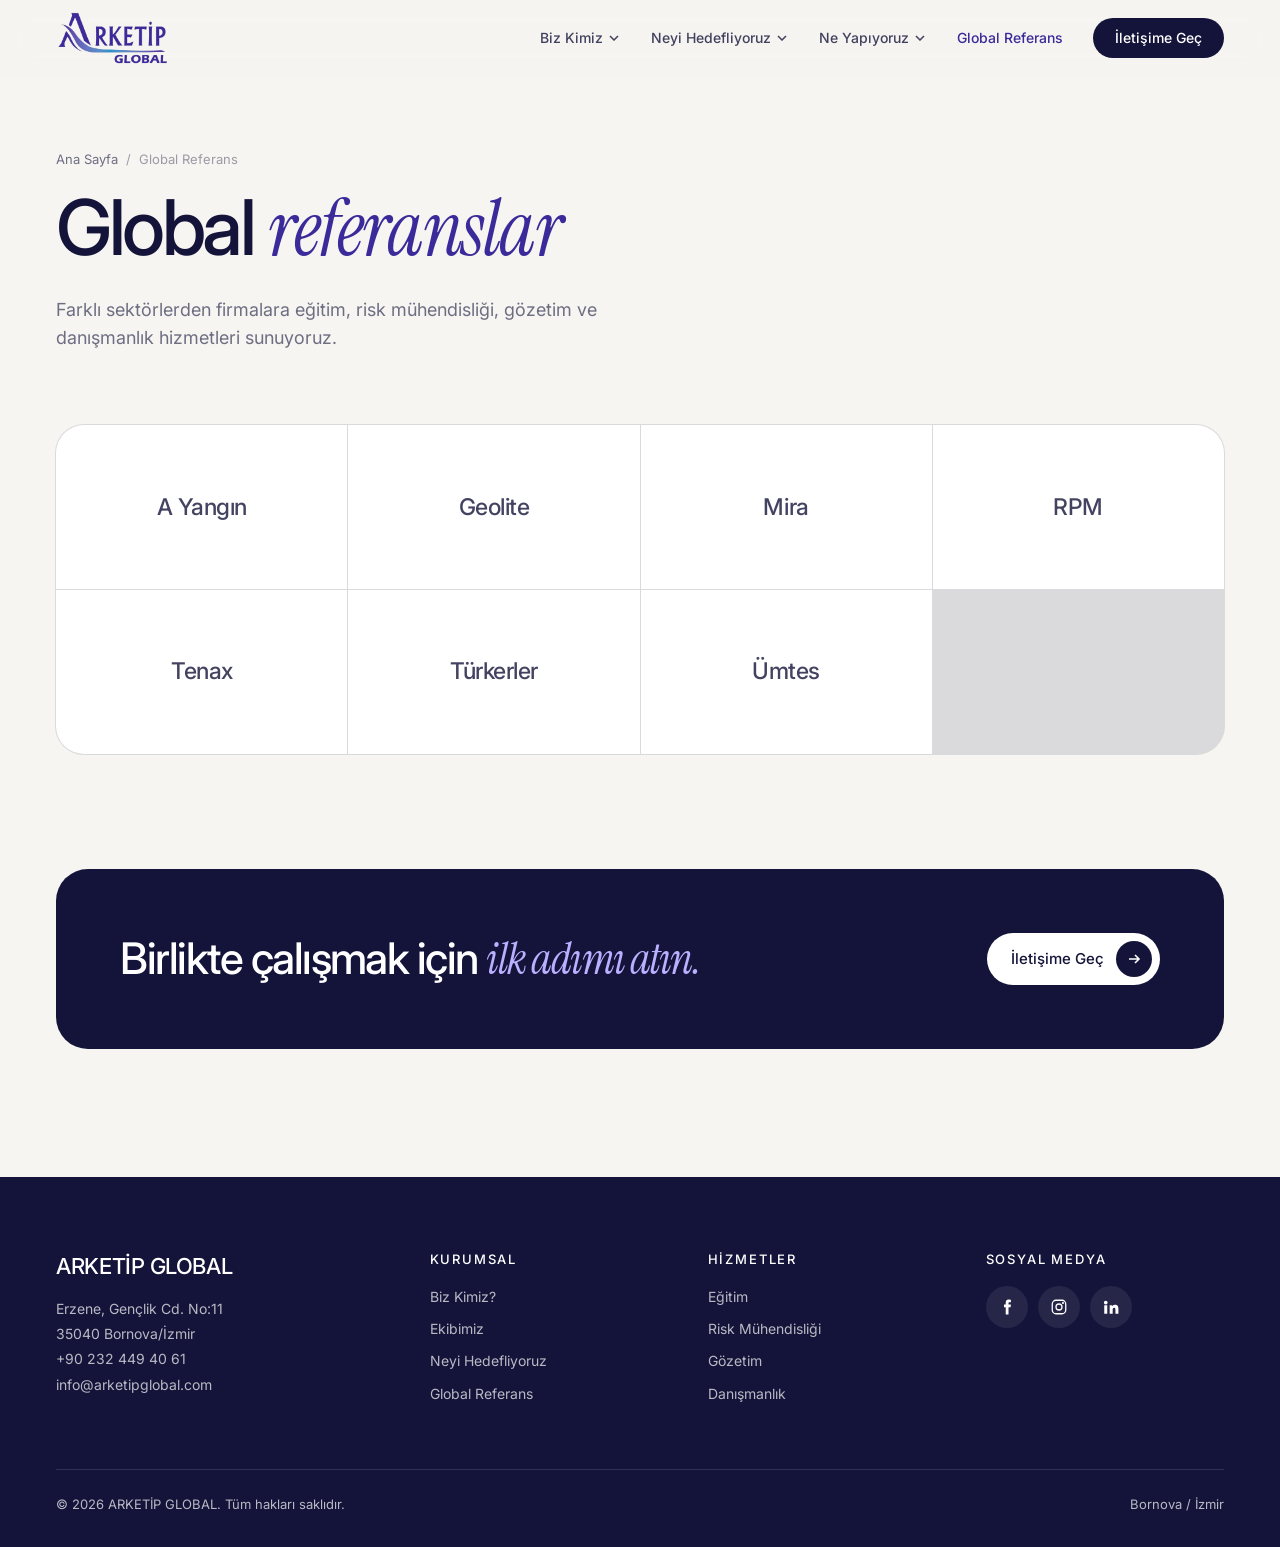
<file: global-referans.html>
<!DOCTYPE html>
<html lang="tr">
<head>
  <meta charset="utf-8">
  <meta name="viewport" content="width=device-width, initial-scale=1">
  <meta name="robots" content="noindex, nofollow">
  <title>Referanslar | Arketip Global</title>
  <meta name="description" content="Arketip Global referansları.">
  <link rel="icon" href="assets/img/üstbilgilogo.png">
  <link rel="preconnect" href="https://fonts.googleapis.com">
  <link rel="preconnect" href="https://fonts.gstatic.com" crossorigin>
  <link href="https://fonts.googleapis.com/css2?family=Inter:wght@400;500;600&family=Instrument+Serif:ital@0;1&display=swap" rel="stylesheet">
  <link rel="stylesheet" href="assets/css/site.css">
  <script>document.documentElement.classList.add('js');</script>
</head>

<body>
  <header class="site-header" id="header">
    <div class="wrap bar">
      <a class="brand" href="index.html" aria-label="Arketip Global ana sayfa">
        <img src="assets/img/arketipglobal.png" alt="Arketip Global" width="732" height="341">
      </a>
      <button class="burger" aria-label="Menüyü aç" aria-expanded="false" aria-controls="nav"><span></span><span></span><span></span></button>
      <nav class="nav" id="nav" aria-label="Ana menü">
        <div class="dd">
          <button type="button" aria-expanded="false">Biz Kimiz
            <svg width="10" height="6" viewBox="0 0 10 6" fill="none" stroke="currentColor" stroke-width="1.5" aria-hidden="true"><path d="m1 1 4 4 4-4"/></svg></button>
          <div class="menu">
            <a href="index.html#who-are-we">Hakkımızda</a>
            <a href="kadromuz.html">Ekibimiz</a>
          </div>
        </div>
        <div class="dd">
          <button type="button" aria-expanded="false">Neyi Hedefliyoruz
            <svg width="10" height="6" viewBox="0 0 10 6" fill="none" stroke="currentColor" stroke-width="1.5" aria-hidden="true"><path d="m1 1 4 4 4-4"/></svg></button>
          <div class="menu">
            <a href="neyihedefliyoruz.html">Hedefimiz</a>
          </div>
        </div>
        <div class="dd">
          <button type="button" aria-expanded="false">Ne Yapıyoruz
            <svg width="10" height="6" viewBox="0 0 10 6" fill="none" stroke="currentColor" stroke-width="1.5" aria-hidden="true"><path d="m1 1 4 4 4-4"/></svg></button>
          <div class="menu">
            <a href="neyapıyoruz.html">Ne Yapıyoruz?</a>
            <a href="egitim.html">Eğitim</a>
            <a href="riskmuhendisligi.html">Risk Mühendisliği</a>
            <a href="gozetim.html">Gözetim</a>
            <a href="danısmanlık.html">Danışmanlık</a>
          </div>
        </div>
        <a href="global-referans.html" aria-current="page">Global Referans</a>
        <a class="btn btn-primary" href="iletisim.html">İletişime Geç</a>
      </nav>
    </div>
  </header>

  <main>
    <section class="page-hero">
      <div class="wrap">
        <nav class="crumbs rise" style="--d:.05s" aria-label="Konum"><a href="index.html">Ana Sayfa</a><span aria-hidden="true">/</span>Global Referans</nav>
        <h1 class="rise" style="--d:.15s">Global <span class="serif">referanslar</span></h1>
          <p class="lede rise" style="--d:.3s">Farklı sektörlerden firmalara eğitim, risk mühendisliği, gözetim ve danışmanlık hizmetleri sunuyoruz.</p>
      </div>
    </section>

    <section class="page-end">
      <div class="wrap">
        <div class="refs reveal">
          <div>A Yangın</div>
          <div>Geolite</div>
          <div>Mira</div>
          <div>RPM</div>
          <div>Tenax</div>
          <div>Türkerler</div>
          <div>Ümtes</div>
        </div>
        <div class="cta-band reveal">
          <h2>Birlikte çalışmak için <span class="serif">ilk adımı atın.</span></h2>
          <a class="btn btn-primary" href="iletisim.html">İletişime Geç<span class="dot"><svg width="14" height="14" viewBox="0 0 14 14" fill="none" stroke="currentColor" stroke-width="1.6" aria-hidden="true"><path d="M2 7h10M8 3l4 4-4 4"/></svg></span></a>
        </div>
      </div>
    </section>
  </main>

  <footer>
    <div class="wrap">
      <div class="foot">
        <div>
          <p class="mark">ARKETİP GLOBAL</p>
          <address>Erzene, Gençlik Cd. No:11<br>35040 Bornova/İzmir<br><a href="tel:+902324494061">+90 232 449 40 61</a><br><a href="mailto:info@arketipglobal.com">info@arketipglobal.com</a></address>
        </div>
        <div>
          <h4>Kurumsal</h4>
          <ul>
            <li><a href="index.html#who-are-we">Biz Kimiz?</a></li>
            <li><a href="kadromuz.html">Ekibimiz</a></li>
            <li><a href="neyihedefliyoruz.html">Neyi Hedefliyoruz</a></li>
            <li><a href="global-referans.html">Global Referans</a></li>
          </ul>
        </div>
        <div>
          <h4>Hizmetler</h4>
          <ul>
            <li><a href="egitim.html">Eğitim</a></li>
            <li><a href="riskmuhendisligi.html">Risk Mühendisliği</a></li>
            <li><a href="gozetim.html">Gözetim</a></li>
            <li><a href="danısmanlık.html">Danışmanlık</a></li>
          </ul>
        </div>
        <div>
          <h4>Sosyal Medya</h4>
          <div class="social">
            <a href="https://www.facebook.com/arketiposgbizmir/" target="_blank" rel="noopener" aria-label="Facebook"><svg width="18" height="18" viewBox="0 0 24 24" fill="currentColor" aria-hidden="true"><path d="M14 8.5V6.8c0-.8.5-1 1-1h2.2V2.2L14.3 2C11 2 10.3 4.3 10.3 6v2.5H8v3.7h2.3V22H14v-9.8h2.8l.4-3.7H14Z"/></svg></a>
            <a href="https://www.instagram.com/arketiposgb/" target="_blank" rel="noopener" aria-label="Instagram"><svg width="18" height="18" viewBox="0 0 24 24" fill="none" stroke="currentColor" stroke-width="1.7" aria-hidden="true"><rect x="3" y="3" width="18" height="18" rx="5"/><circle cx="12" cy="12" r="4"/><circle cx="17.3" cy="6.7" r=".6" fill="currentColor"/></svg></a>
            <a href="https://www.linkedin.com/company/arketi%CC%87posgb/?originalSubdomain=tr" target="_blank" rel="noopener" aria-label="LinkedIn"><svg width="18" height="18" viewBox="0 0 24 24" fill="currentColor" aria-hidden="true"><path d="M4.98 3.5a2.5 2.5 0 1 1 0 5 2.5 2.5 0 0 1 0-5ZM3 9.5h4V21H3V9.5Zm6.5 0h3.8v1.6h.06c.53-1 1.83-2.06 3.77-2.06 4.03 0 4.77 2.65 4.77 6.1V21h-4v-5.1c0-1.22-.02-2.79-1.7-2.79-1.7 0-1.96 1.33-1.96 2.7V21h-4V9.5Z"/></svg></a>
          </div>
        </div>
      </div>
      <div class="foot-bottom">
        <span>&copy; <span id="yr">2025</span> ARKETİP GLOBAL. Tüm hakları saklıdır.</span>
        <span>Bornova / İzmir</span>
      </div>
    </div>
  </footer>

  <script src="assets/js/site.js"></script>
</body>
</html>
</file>
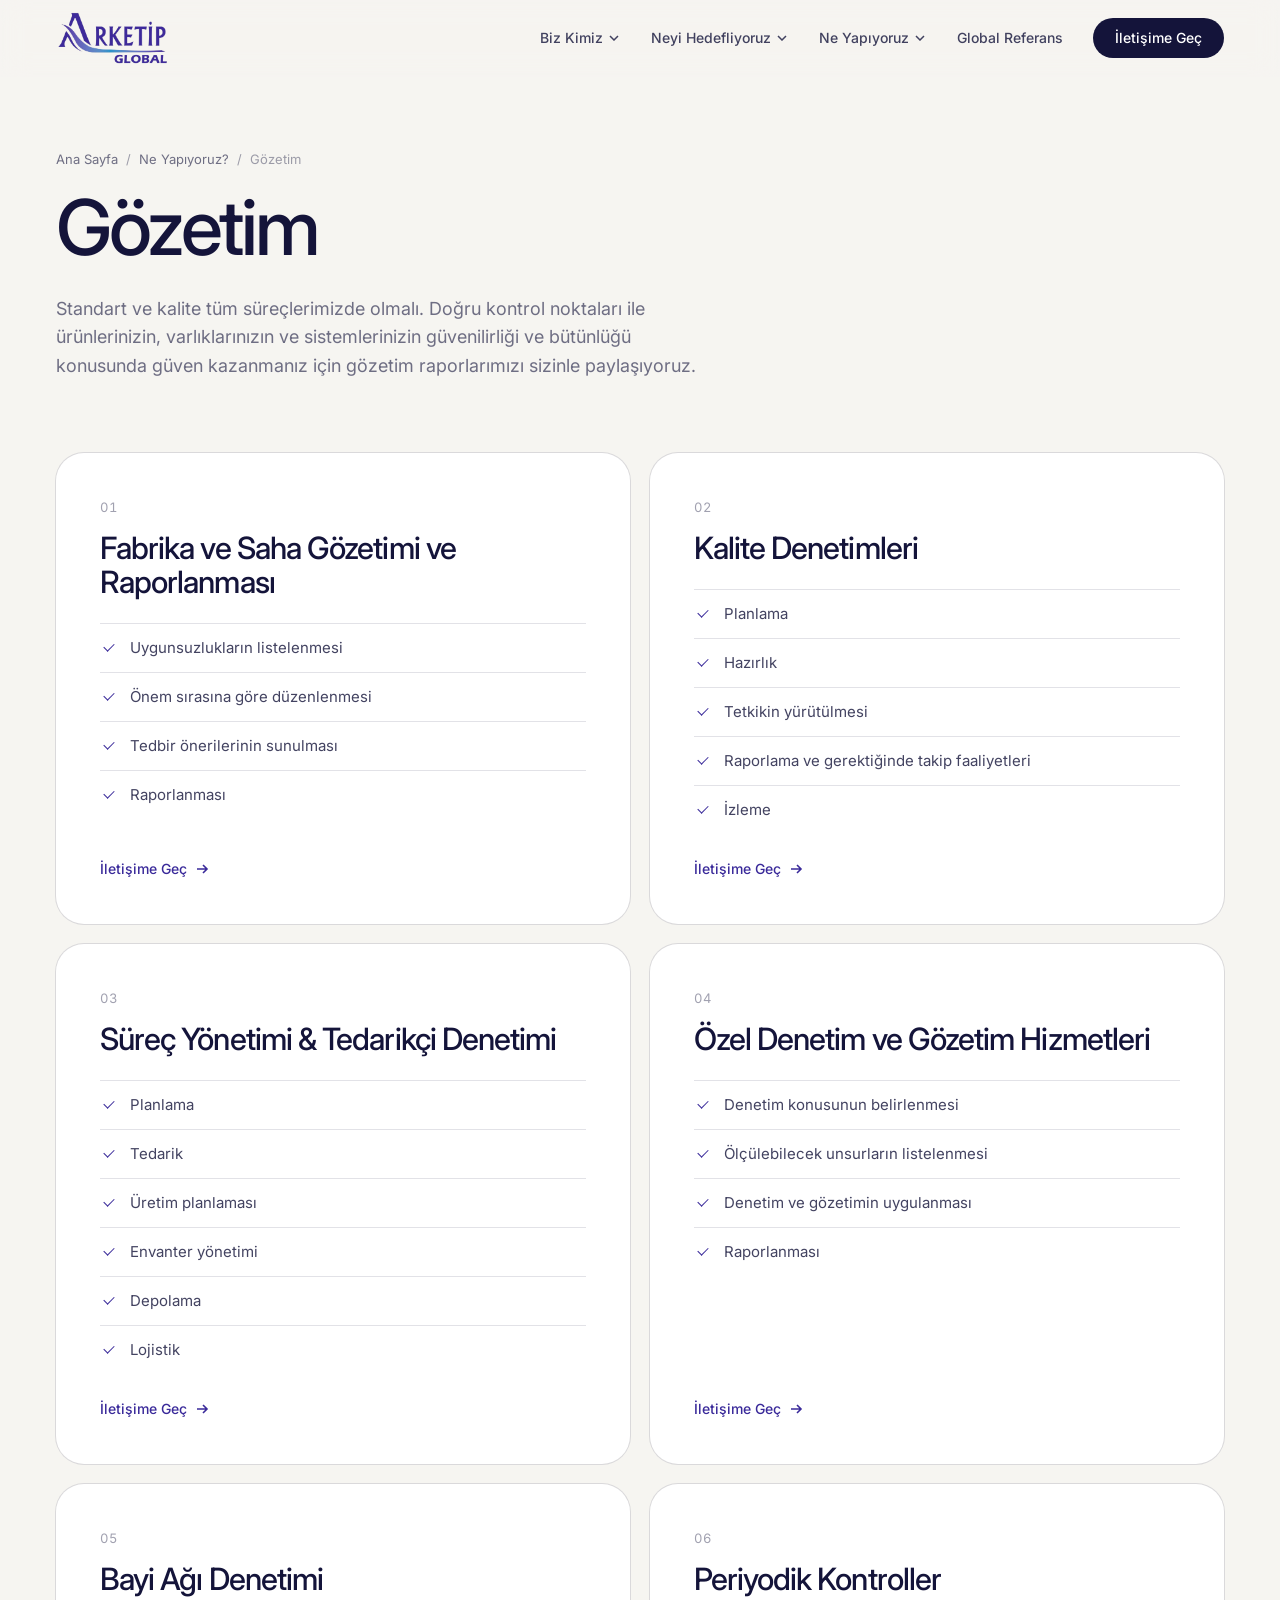
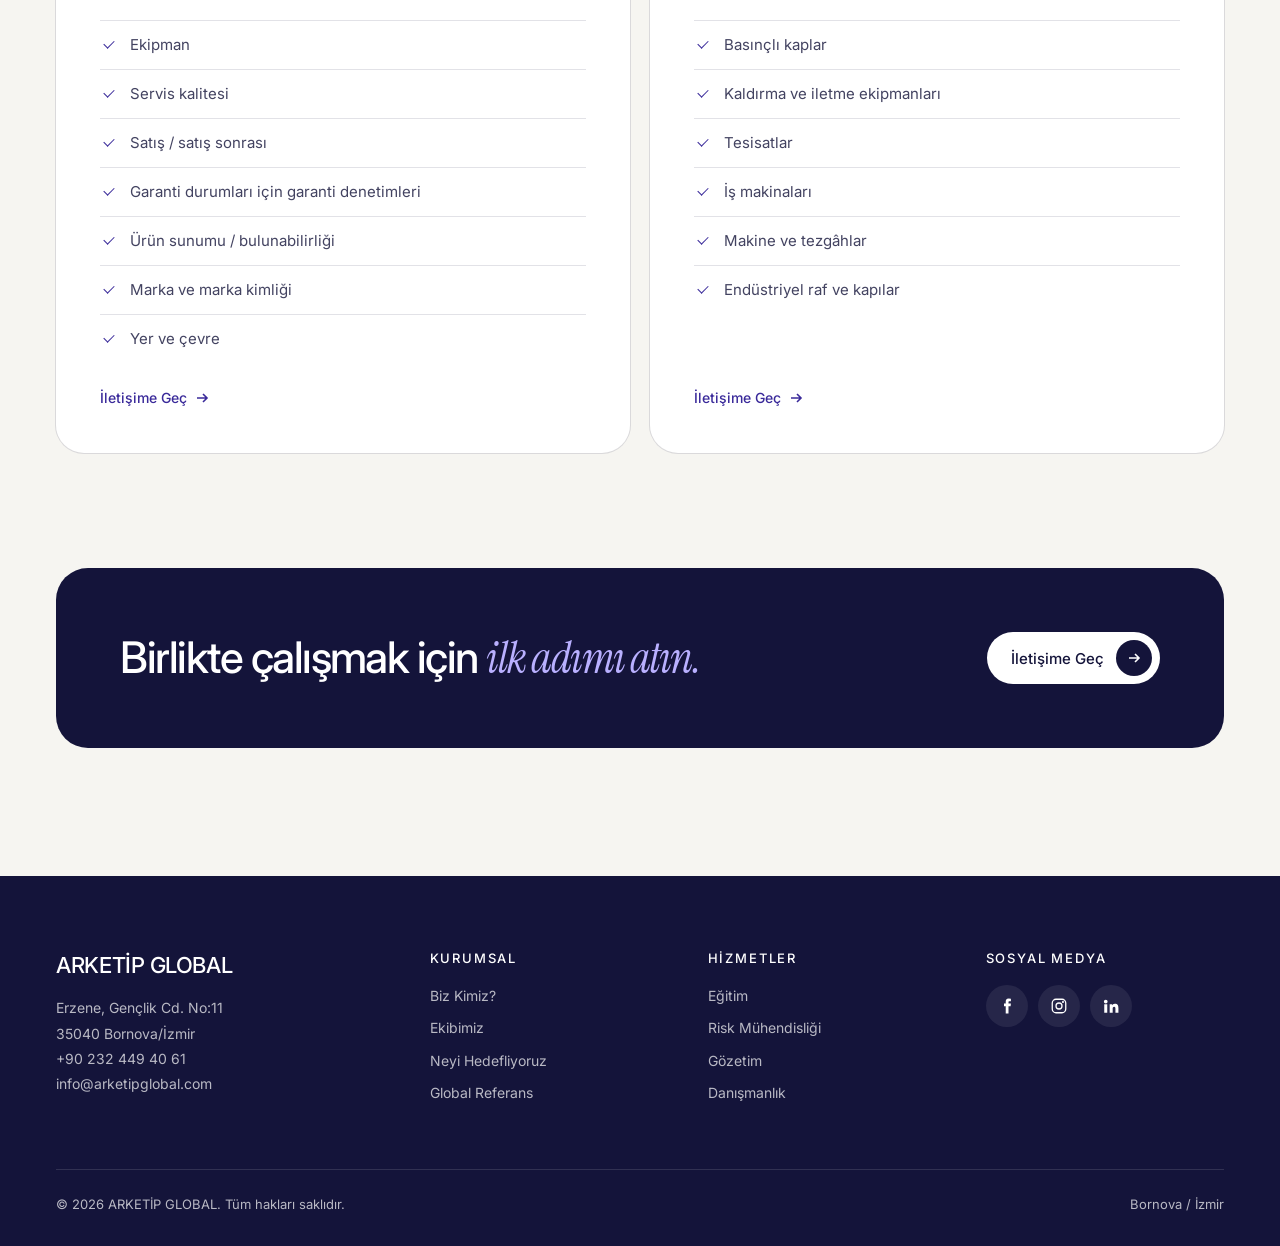
<file: gozetim.html>
<!DOCTYPE html>
<html lang="tr">
<head>
  <meta charset="utf-8">
  <meta name="viewport" content="width=device-width, initial-scale=1">
  <meta name="robots" content="noindex, nofollow">
  <title>Gözetim | Arketip Global</title>
  <meta name="description" content="Fabrika ve saha gözetimi, kalite denetimleri, tedarikçi ve bayi ağı denetimi, periyodik kontroller.">
  <link rel="icon" href="assets/img/üstbilgilogo.png">
  <link rel="preconnect" href="https://fonts.googleapis.com">
  <link rel="preconnect" href="https://fonts.gstatic.com" crossorigin>
  <link href="https://fonts.googleapis.com/css2?family=Inter:wght@400;500;600&family=Instrument+Serif:ital@0;1&display=swap" rel="stylesheet">
  <link rel="stylesheet" href="assets/css/site.css">
  <script>document.documentElement.classList.add('js');</script>
</head>

<body>
  <header class="site-header" id="header">
    <div class="wrap bar">
      <a class="brand" href="index.html" aria-label="Arketip Global ana sayfa">
        <img src="assets/img/arketipglobal.png" alt="Arketip Global" width="732" height="341">
      </a>
      <button class="burger" aria-label="Menüyü aç" aria-expanded="false" aria-controls="nav"><span></span><span></span><span></span></button>
      <nav class="nav" id="nav" aria-label="Ana menü">
        <div class="dd">
          <button type="button" aria-expanded="false">Biz Kimiz
            <svg width="10" height="6" viewBox="0 0 10 6" fill="none" stroke="currentColor" stroke-width="1.5" aria-hidden="true"><path d="m1 1 4 4 4-4"/></svg></button>
          <div class="menu">
            <a href="index.html#who-are-we">Hakkımızda</a>
            <a href="kadromuz.html">Ekibimiz</a>
          </div>
        </div>
        <div class="dd">
          <button type="button" aria-expanded="false">Neyi Hedefliyoruz
            <svg width="10" height="6" viewBox="0 0 10 6" fill="none" stroke="currentColor" stroke-width="1.5" aria-hidden="true"><path d="m1 1 4 4 4-4"/></svg></button>
          <div class="menu">
            <a href="neyihedefliyoruz.html">Hedefimiz</a>
          </div>
        </div>
        <div class="dd">
          <button type="button" aria-expanded="false">Ne Yapıyoruz
            <svg width="10" height="6" viewBox="0 0 10 6" fill="none" stroke="currentColor" stroke-width="1.5" aria-hidden="true"><path d="m1 1 4 4 4-4"/></svg></button>
          <div class="menu">
            <a href="neyapıyoruz.html">Ne Yapıyoruz?</a>
            <a href="egitim.html">Eğitim</a>
            <a href="riskmuhendisligi.html">Risk Mühendisliği</a>
            <a href="gozetim.html" aria-current="page">Gözetim</a>
            <a href="danısmanlık.html">Danışmanlık</a>
          </div>
        </div>
        <a href="global-referans.html">Global Referans</a>
        <a class="btn btn-primary" href="iletisim.html">İletişime Geç</a>
      </nav>
    </div>
  </header>

  <main>
    <section class="page-hero">
      <div class="wrap">
        <nav class="crumbs rise" style="--d:.05s" aria-label="Konum"><a href="index.html">Ana Sayfa</a><span aria-hidden="true">/</span><a href="neyapıyoruz.html">Ne Yapıyoruz?</a><span aria-hidden="true">/</span>Gözetim</nav>
        <h1 class="rise" style="--d:.15s">Gözetim</h1>
          <p class="lede rise" style="--d:.3s">Standart ve kalite tüm süreçlerimizde olmalı. Doğru kontrol noktaları ile ürünlerinizin, varlıklarınızın ve sistemlerinizin güvenilirliği ve bütünlüğü konusunda güven kazanmanız için gözetim raporlarımızı sizinle paylaşıyoruz.</p>
      </div>
    </section>

    <section class="page-end">
      <div class="wrap">
        <div class="blocks">
          <article class="block reveal" style="--d:0.1s">
            <span class="idx">01</span>
            <h2>Fabrika ve Saha Gözetimi ve Raporlanması</h2>
            <ul class="ticks">
              <li>Uygunsuzlukların listelenmesi</li>
              <li>Önem sırasına göre düzenlenmesi</li>
              <li>Tedbir önerilerinin sunulması</li>
              <li>Raporlanması</li>
            </ul>
            <a class="link" href="iletisim.html">İletişime Geç <svg width="14" height="14" viewBox="0 0 14 14" fill="none" stroke="currentColor" stroke-width="1.6" aria-hidden="true"><path d="M2 7h10M8 3l4 4-4 4"/></svg></a>
          </article>
          <article class="block reveal" style="--d:0.0s">
            <span class="idx">02</span>
            <h2>Kalite Denetimleri</h2>
            <ul class="ticks">
              <li>Planlama</li>
              <li>Hazırlık</li>
              <li>Tetkikin yürütülmesi</li>
              <li>Raporlama ve gerektiğinde takip faaliyetleri</li>
              <li>İzleme</li>
            </ul>
            <a class="link" href="iletisim.html">İletişime Geç <svg width="14" height="14" viewBox="0 0 14 14" fill="none" stroke="currentColor" stroke-width="1.6" aria-hidden="true"><path d="M2 7h10M8 3l4 4-4 4"/></svg></a>
          </article>
          <article class="block reveal" style="--d:0.1s">
            <span class="idx">03</span>
            <h2>Süreç Yönetimi &amp; Tedarikçi Denetimi</h2>
            <ul class="ticks">
              <li>Planlama</li>
              <li>Tedarik</li>
              <li>Üretim planlaması</li>
              <li>Envanter yönetimi</li>
              <li>Depolama</li>
              <li>Lojistik</li>
            </ul>
            <a class="link" href="iletisim.html">İletişime Geç <svg width="14" height="14" viewBox="0 0 14 14" fill="none" stroke="currentColor" stroke-width="1.6" aria-hidden="true"><path d="M2 7h10M8 3l4 4-4 4"/></svg></a>
          </article>
          <article class="block reveal" style="--d:0.0s">
            <span class="idx">04</span>
            <h2>Özel Denetim ve Gözetim Hizmetleri</h2>
            <ul class="ticks">
              <li>Denetim konusunun belirlenmesi</li>
              <li>Ölçülebilecek unsurların listelenmesi</li>
              <li>Denetim ve gözetimin uygulanması</li>
              <li>Raporlanması</li>
            </ul>
            <a class="link" href="iletisim.html">İletişime Geç <svg width="14" height="14" viewBox="0 0 14 14" fill="none" stroke="currentColor" stroke-width="1.6" aria-hidden="true"><path d="M2 7h10M8 3l4 4-4 4"/></svg></a>
          </article>
          <article class="block reveal" style="--d:0.1s">
            <span class="idx">05</span>
            <h2>Bayi Ağı Denetimi</h2>
            <ul class="ticks">
              <li>Ekipman</li>
              <li>Servis kalitesi</li>
              <li>Satış / satış sonrası</li>
              <li>Garanti durumları için garanti denetimleri</li>
              <li>Ürün sunumu / bulunabilirliği</li>
              <li>Marka ve marka kimliği</li>
              <li>Yer ve çevre</li>
            </ul>
            <a class="link" href="iletisim.html">İletişime Geç <svg width="14" height="14" viewBox="0 0 14 14" fill="none" stroke="currentColor" stroke-width="1.6" aria-hidden="true"><path d="M2 7h10M8 3l4 4-4 4"/></svg></a>
          </article>
          <article class="block reveal" style="--d:0.0s">
            <span class="idx">06</span>
            <h2>Periyodik Kontroller</h2>
            <ul class="ticks">
              <li>Basınçlı kaplar</li>
              <li>Kaldırma ve iletme ekipmanları</li>
              <li>Tesisatlar</li>
              <li>İş makinaları</li>
              <li>Makine ve tezgâhlar</li>
              <li>Endüstriyel raf ve kapılar</li>
            </ul>
            <a class="link" href="iletisim.html">İletişime Geç <svg width="14" height="14" viewBox="0 0 14 14" fill="none" stroke="currentColor" stroke-width="1.6" aria-hidden="true"><path d="M2 7h10M8 3l4 4-4 4"/></svg></a>
          </article>
        </div>
        <div class="cta-band reveal">
          <h2>Birlikte çalışmak için <span class="serif">ilk adımı atın.</span></h2>
          <a class="btn btn-primary" href="iletisim.html">İletişime Geç<span class="dot"><svg width="14" height="14" viewBox="0 0 14 14" fill="none" stroke="currentColor" stroke-width="1.6" aria-hidden="true"><path d="M2 7h10M8 3l4 4-4 4"/></svg></span></a>
        </div>
      </div>
    </section>
  </main>

  <footer>
    <div class="wrap">
      <div class="foot">
        <div>
          <p class="mark">ARKETİP GLOBAL</p>
          <address>Erzene, Gençlik Cd. No:11<br>35040 Bornova/İzmir<br><a href="tel:+902324494061">+90 232 449 40 61</a><br><a href="mailto:info@arketipglobal.com">info@arketipglobal.com</a></address>
        </div>
        <div>
          <h4>Kurumsal</h4>
          <ul>
            <li><a href="index.html#who-are-we">Biz Kimiz?</a></li>
            <li><a href="kadromuz.html">Ekibimiz</a></li>
            <li><a href="neyihedefliyoruz.html">Neyi Hedefliyoruz</a></li>
            <li><a href="global-referans.html">Global Referans</a></li>
          </ul>
        </div>
        <div>
          <h4>Hizmetler</h4>
          <ul>
            <li><a href="egitim.html">Eğitim</a></li>
            <li><a href="riskmuhendisligi.html">Risk Mühendisliği</a></li>
            <li><a href="gozetim.html">Gözetim</a></li>
            <li><a href="danısmanlık.html">Danışmanlık</a></li>
          </ul>
        </div>
        <div>
          <h4>Sosyal Medya</h4>
          <div class="social">
            <a href="https://www.facebook.com/arketiposgbizmir/" target="_blank" rel="noopener" aria-label="Facebook"><svg width="18" height="18" viewBox="0 0 24 24" fill="currentColor" aria-hidden="true"><path d="M14 8.5V6.8c0-.8.5-1 1-1h2.2V2.2L14.3 2C11 2 10.3 4.3 10.3 6v2.5H8v3.7h2.3V22H14v-9.8h2.8l.4-3.7H14Z"/></svg></a>
            <a href="https://www.instagram.com/arketiposgb/" target="_blank" rel="noopener" aria-label="Instagram"><svg width="18" height="18" viewBox="0 0 24 24" fill="none" stroke="currentColor" stroke-width="1.7" aria-hidden="true"><rect x="3" y="3" width="18" height="18" rx="5"/><circle cx="12" cy="12" r="4"/><circle cx="17.3" cy="6.7" r=".6" fill="currentColor"/></svg></a>
            <a href="https://www.linkedin.com/company/arketi%CC%87posgb/?originalSubdomain=tr" target="_blank" rel="noopener" aria-label="LinkedIn"><svg width="18" height="18" viewBox="0 0 24 24" fill="currentColor" aria-hidden="true"><path d="M4.98 3.5a2.5 2.5 0 1 1 0 5 2.5 2.5 0 0 1 0-5ZM3 9.5h4V21H3V9.5Zm6.5 0h3.8v1.6h.06c.53-1 1.83-2.06 3.77-2.06 4.03 0 4.77 2.65 4.77 6.1V21h-4v-5.1c0-1.22-.02-2.79-1.7-2.79-1.7 0-1.96 1.33-1.96 2.7V21h-4V9.5Z"/></svg></a>
          </div>
        </div>
      </div>
      <div class="foot-bottom">
        <span>&copy; <span id="yr">2025</span> ARKETİP GLOBAL. Tüm hakları saklıdır.</span>
        <span>Bornova / İzmir</span>
      </div>
    </div>
  </footer>

  <script src="assets/js/site.js"></script>
</body>
</html>
</file>
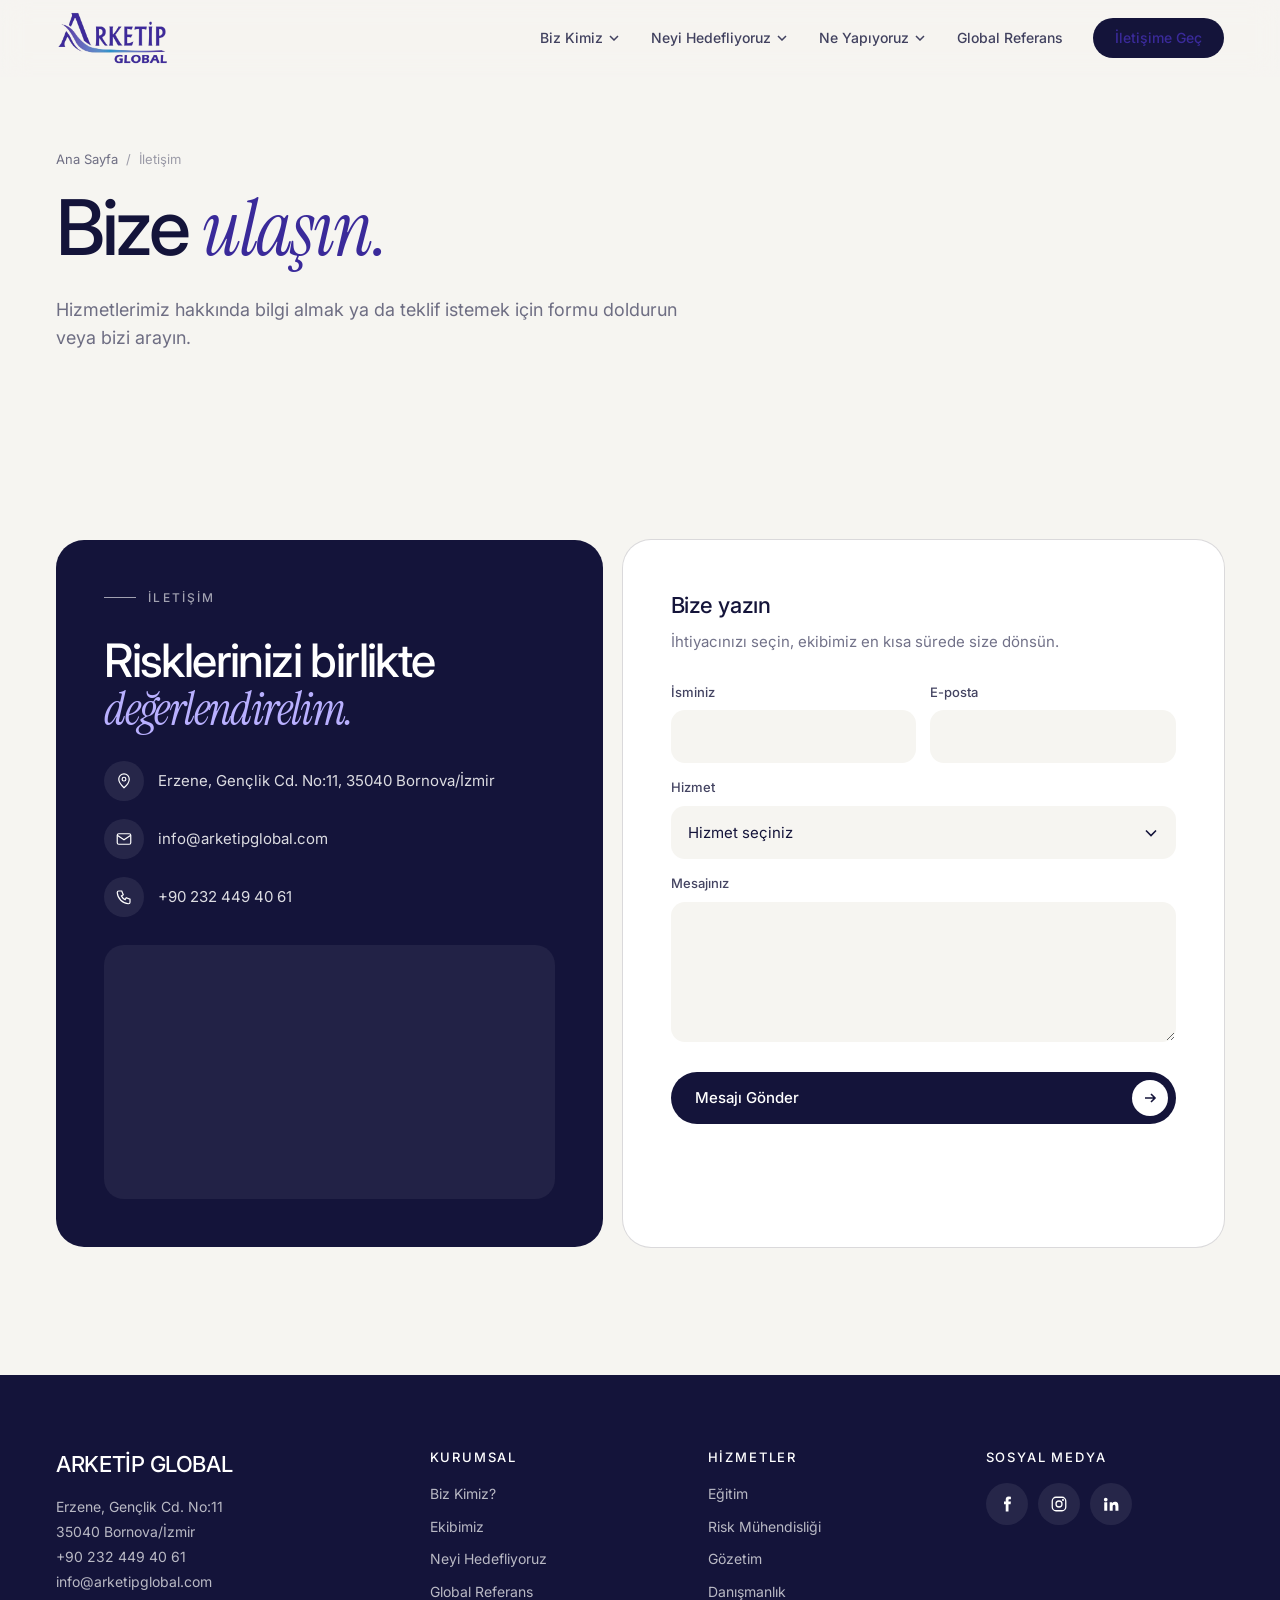
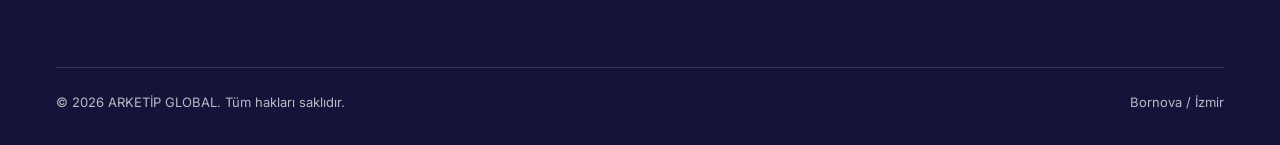
<file: iletisim.html>
<!DOCTYPE html>
<html lang="tr">
<head>
  <meta charset="utf-8">
  <meta name="viewport" content="width=device-width, initial-scale=1">
  <meta name="robots" content="noindex, nofollow">
  <title>İletişim | Arketip Global</title>
  <meta name="description" content="Arketip Global iletişim bilgileri: Erzene, Gençlik Cd. No:11, 35040 Bornova/İzmir.">
  <link rel="icon" href="assets/img/üstbilgilogo.png">
  <link rel="preconnect" href="https://fonts.googleapis.com">
  <link rel="preconnect" href="https://fonts.gstatic.com" crossorigin>
  <link href="https://fonts.googleapis.com/css2?family=Inter:wght@400;500;600&family=Instrument+Serif:ital@0;1&display=swap" rel="stylesheet">
  <link rel="stylesheet" href="assets/css/site.css">
  <script>document.documentElement.classList.add('js');</script>
</head>

<body>
  <header class="site-header" id="header">
    <div class="wrap bar">
      <a class="brand" href="index.html" aria-label="Arketip Global ana sayfa">
        <img src="assets/img/arketipglobal.png" alt="Arketip Global" width="732" height="341">
      </a>
      <button class="burger" aria-label="Menüyü aç" aria-expanded="false" aria-controls="nav"><span></span><span></span><span></span></button>
      <nav class="nav" id="nav" aria-label="Ana menü">
        <div class="dd">
          <button type="button" aria-expanded="false">Biz Kimiz
            <svg width="10" height="6" viewBox="0 0 10 6" fill="none" stroke="currentColor" stroke-width="1.5" aria-hidden="true"><path d="m1 1 4 4 4-4"/></svg></button>
          <div class="menu">
            <a href="index.html#who-are-we">Hakkımızda</a>
            <a href="kadromuz.html">Ekibimiz</a>
          </div>
        </div>
        <div class="dd">
          <button type="button" aria-expanded="false">Neyi Hedefliyoruz
            <svg width="10" height="6" viewBox="0 0 10 6" fill="none" stroke="currentColor" stroke-width="1.5" aria-hidden="true"><path d="m1 1 4 4 4-4"/></svg></button>
          <div class="menu">
            <a href="neyihedefliyoruz.html">Hedefimiz</a>
          </div>
        </div>
        <div class="dd">
          <button type="button" aria-expanded="false">Ne Yapıyoruz
            <svg width="10" height="6" viewBox="0 0 10 6" fill="none" stroke="currentColor" stroke-width="1.5" aria-hidden="true"><path d="m1 1 4 4 4-4"/></svg></button>
          <div class="menu">
            <a href="neyapıyoruz.html">Ne Yapıyoruz?</a>
            <a href="egitim.html">Eğitim</a>
            <a href="riskmuhendisligi.html">Risk Mühendisliği</a>
            <a href="gozetim.html">Gözetim</a>
            <a href="danısmanlık.html">Danışmanlık</a>
          </div>
        </div>
        <a href="global-referans.html">Global Referans</a>
        <a class="btn btn-primary" href="iletisim.html" aria-current="page">İletişime Geç</a>
      </nav>
    </div>
  </header>

  <main>
    <section class="page-hero">
      <div class="wrap">
        <nav class="crumbs rise" style="--d:.05s" aria-label="Konum"><a href="index.html">Ana Sayfa</a><span aria-hidden="true">/</span>İletişim</nav>
        <h1 class="rise" style="--d:.15s">Bize <span class="serif">ulaşın.</span></h1>
          <p class="lede rise" style="--d:.3s">Hizmetlerimiz hakkında bilgi almak ya da teklif istemek için formu doldurun veya bizi arayın.</p>
      </div>
    </section>

    <section class="page-end">
      <div class="wrap">

      </div>
    </section>

    <div style="height:clamp(64px,9vw,120px)"></div>
    <section id="contact" aria-labelledby="contact-title">
      <div class="wrap">
        <div class="contact">
          <div class="panel panel-dark reveal">
            <span class="label">İletişim</span>
            <h2 id="contact-title">Risklerinizi birlikte <span class="serif">değerlendirelim.</span></h2>
            <dl class="info">
              <div>
                <dt><svg width="18" height="18" viewBox="0 0 24 24" fill="none" stroke="currentColor" stroke-width="1.6" aria-label="Konum"><path d="M12 21s-7-6.2-7-11.5a7 7 0 0 1 14 0C19 14.8 12 21 12 21Z"/><circle cx="12" cy="9.5" r="2.5"/></svg></dt>
                <dd>Erzene, Gençlik Cd. No:11, 35040 Bornova/İzmir</dd>
              </div>
              <div>
                <dt><svg width="18" height="18" viewBox="0 0 24 24" fill="none" stroke="currentColor" stroke-width="1.6" aria-label="E-posta"><rect x="3" y="5" width="18" height="14" rx="2"/><path d="m3 7 9 6 9-6"/></svg></dt>
                <dd><a href="mailto:info@arketipglobal.com">info@arketipglobal.com</a></dd>
              </div>
              <div>
                <dt><svg width="18" height="18" viewBox="0 0 24 24" fill="none" stroke="currentColor" stroke-width="1.6" aria-label="Telefon"><path d="M5 4h4l2 5-2.5 1.5a11 11 0 0 0 5 5L15 13l5 2v4a2 2 0 0 1-2 2A16 16 0 0 1 3 6a2 2 0 0 1 2-2Z"/></svg></dt>
                <dd><a href="tel:+902324494061">+90 232 449 40 61</a></dd>
              </div>
            </dl>
            <div class="map">
              <iframe title="Arketip Global konumu" src="https://www.google.com/maps/embed?pb=!1m18!1m12!1m3!1d6350046.230709429!2d30.6863091524359!3d39.001430356661245!2m3!1f0!2f0!3f0!3m2!1i1024!2i768!4f13.1!3m3!1m2!1s0xa9a5396b3f279de9%3A0xc9d5d8ced4c32e61!2zQXJrZXRpcCBHbG9iYWwgRGFuxLHFn21hbmzEsWs!5e0!3m2!1str!2str!4v1669730419693!5m2!1str!2str" loading="lazy" referrerpolicy="no-referrer-when-downgrade" allowfullscreen></iframe>
            </div>
          </div>
          <div class="panel panel-form reveal" style="--d:.1s">
            <h3>Bize yazın</h3>
            <p>İhtiyacınızı seçin, ekibimiz en kısa sürede size dönsün.</p>
            <form action="https://formsubmit.co/info@arketipglobal.com" method="POST" enctype="multipart/form-data">
              <div class="row2">
                <div class="field"><label for="f-name">İsminiz</label><input id="f-name" type="text" name="name" autocomplete="name" required></div>
                <div class="field"><label for="f-email">E-posta</label><input id="f-email" type="email" name="email" autocomplete="email" required></div>
              </div>
              <div class="field">
                <label for="f-subject">Hizmet</label>
                <select id="f-subject" name="_subject" required>
                  <option value="" selected disabled>Hizmet seçiniz</option>
                  <option value="İş Güvenliği Hizmeti">İş Güvenliği Hizmeti</option>
                  <option value="İş Yeri Hekimliği">İş Yeri Hekimliği</option>
                  <option value="Makine Emniyeti">Makine Emniyeti</option>
                  <option value="Kilitleme ve Etiketleme Sistemi">Kilitleme ve Etiketleme Sistemi</option>
                  <option value="Patlamadan Korunma Dökümanı">Patlamadan Korunma Dokümanı</option>
                  <option value="Yangın Danışmanlığı">Yangın Danışmanlığı</option>
                  <option value="Yüksekte Çalışma Danışmanlığı">Yüksekte Çalışma Danışmanlığı</option>
                  <option value="Sağlık Danışmanlığı">Sağlık Danışmanlığı</option>
                  <option value="Mobil Sağlık Aracı Hizmeti">Mobil Sağlık Aracı Hizmeti</option>
                  <option value="Periyodik Kontrol Hizmetleri Danışmanlığı">Periyodik Kontrol Hizmetleri Danışmanlığı</option>
                  <option value="İş Hijyeni Ölçümleri Danışmanlığı">İş Hijyeni Ölçümleri Danışmanlığı</option>
                  <option value="İş Sağlığı ve Güvenliği Ekipmanları Seçimi Danışmanlığı">İş Sağlığı ve Güvenliği Ekipmanları Seçimi Danışmanlığı</option>
                  <option value="İlkyardım Eğitimi">İlkyardım Eğitimi</option>
                </select>
              </div>
              <div class="field"><label for="f-msg">Mesajınız</label><textarea id="f-msg" name="message" rows="5" required></textarea></div>
              <input type="hidden" name="_next" value="http://arketipglobal.com/index.html">
              <input type="hidden" name="_captcha" value="false">
              <button class="btn btn-primary" type="submit">Mesajı Gönder
                <span class="dot"><svg width="14" height="14" viewBox="0 0 14 14" fill="none" stroke="currentColor" stroke-width="1.6" aria-hidden="true"><path d="M2 7h10M8 3l4 4-4 4"/></svg></span></button>
            </form>
          </div>
        </div>
      </div>
    </section>
  </main>

  <footer>
    <div class="wrap">
      <div class="foot">
        <div>
          <p class="mark">ARKETİP GLOBAL</p>
          <address>Erzene, Gençlik Cd. No:11<br>35040 Bornova/İzmir<br><a href="tel:+902324494061">+90 232 449 40 61</a><br><a href="mailto:info@arketipglobal.com">info@arketipglobal.com</a></address>
        </div>
        <div>
          <h4>Kurumsal</h4>
          <ul>
            <li><a href="index.html#who-are-we">Biz Kimiz?</a></li>
            <li><a href="kadromuz.html">Ekibimiz</a></li>
            <li><a href="neyihedefliyoruz.html">Neyi Hedefliyoruz</a></li>
            <li><a href="global-referans.html">Global Referans</a></li>
          </ul>
        </div>
        <div>
          <h4>Hizmetler</h4>
          <ul>
            <li><a href="egitim.html">Eğitim</a></li>
            <li><a href="riskmuhendisligi.html">Risk Mühendisliği</a></li>
            <li><a href="gozetim.html">Gözetim</a></li>
            <li><a href="danısmanlık.html">Danışmanlık</a></li>
          </ul>
        </div>
        <div>
          <h4>Sosyal Medya</h4>
          <div class="social">
            <a href="https://www.facebook.com/arketiposgbizmir/" target="_blank" rel="noopener" aria-label="Facebook"><svg width="18" height="18" viewBox="0 0 24 24" fill="currentColor" aria-hidden="true"><path d="M14 8.5V6.8c0-.8.5-1 1-1h2.2V2.2L14.3 2C11 2 10.3 4.3 10.3 6v2.5H8v3.7h2.3V22H14v-9.8h2.8l.4-3.7H14Z"/></svg></a>
            <a href="https://www.instagram.com/arketiposgb/" target="_blank" rel="noopener" aria-label="Instagram"><svg width="18" height="18" viewBox="0 0 24 24" fill="none" stroke="currentColor" stroke-width="1.7" aria-hidden="true"><rect x="3" y="3" width="18" height="18" rx="5"/><circle cx="12" cy="12" r="4"/><circle cx="17.3" cy="6.7" r=".6" fill="currentColor"/></svg></a>
            <a href="https://www.linkedin.com/company/arketi%CC%87posgb/?originalSubdomain=tr" target="_blank" rel="noopener" aria-label="LinkedIn"><svg width="18" height="18" viewBox="0 0 24 24" fill="currentColor" aria-hidden="true"><path d="M4.98 3.5a2.5 2.5 0 1 1 0 5 2.5 2.5 0 0 1 0-5ZM3 9.5h4V21H3V9.5Zm6.5 0h3.8v1.6h.06c.53-1 1.83-2.06 3.77-2.06 4.03 0 4.77 2.65 4.77 6.1V21h-4v-5.1c0-1.22-.02-2.79-1.7-2.79-1.7 0-1.96 1.33-1.96 2.7V21h-4V9.5Z"/></svg></a>
          </div>
        </div>
      </div>
      <div class="foot-bottom">
        <span>&copy; <span id="yr">2025</span> ARKETİP GLOBAL. Tüm hakları saklıdır.</span>
        <span>Bornova / İzmir</span>
      </div>
    </div>
  </footer>

  <script src="assets/js/site.js"></script>
</body>
</html>
</file>
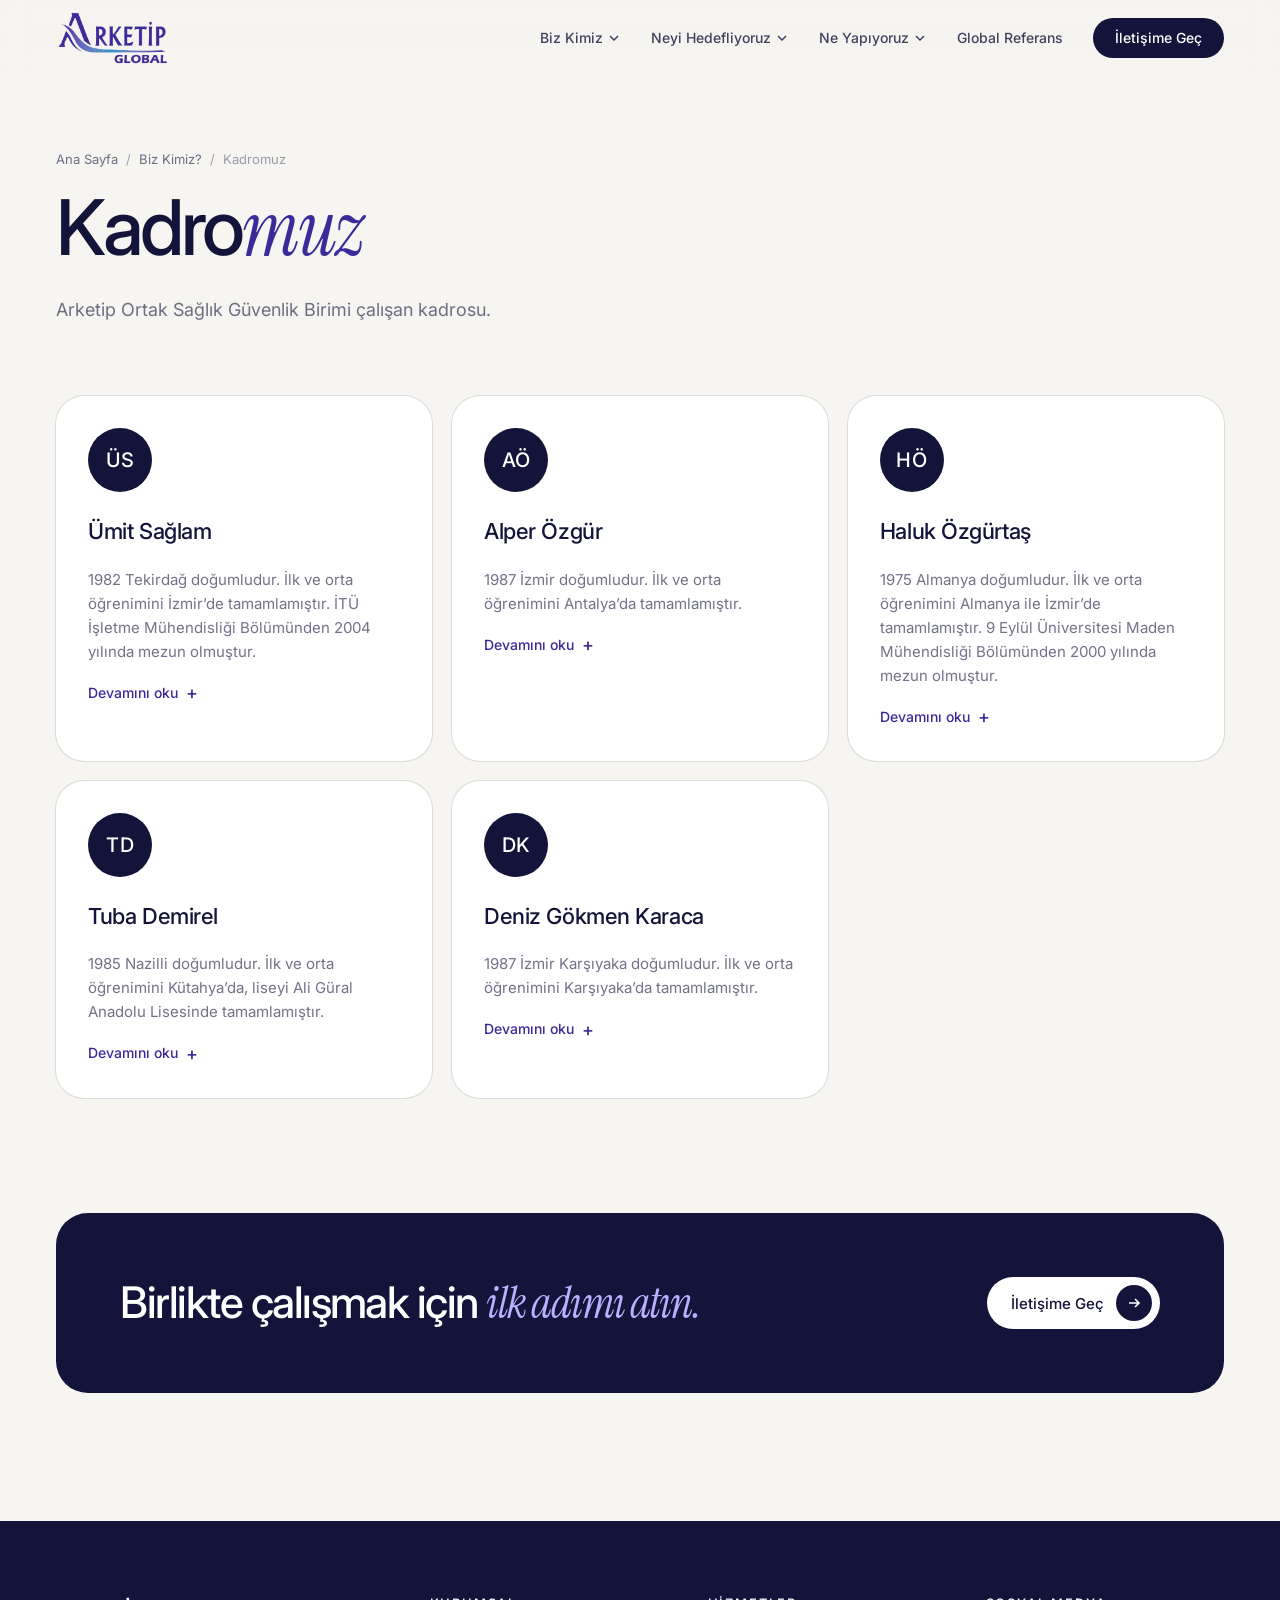
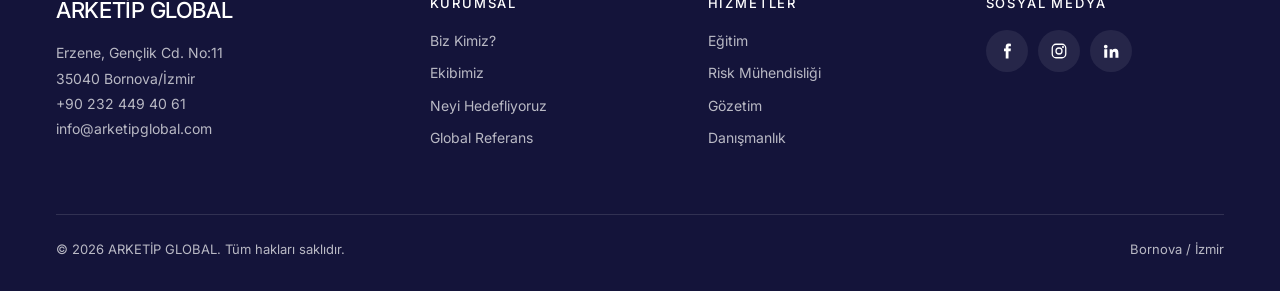
<file: kadromuz.html>
<!DOCTYPE html>
<html lang="tr">
<head>
  <meta charset="utf-8">
  <meta name="viewport" content="width=device-width, initial-scale=1">
  <meta name="robots" content="noindex, nofollow">
  <title>Kadromuz | Arketip Global</title>
  <meta name="description" content="Arketip Ortak Sağlık Güvenlik Birimi çalışan kadrosu.">
  <link rel="icon" href="assets/img/üstbilgilogo.png">
  <link rel="preconnect" href="https://fonts.googleapis.com">
  <link rel="preconnect" href="https://fonts.gstatic.com" crossorigin>
  <link href="https://fonts.googleapis.com/css2?family=Inter:wght@400;500;600&family=Instrument+Serif:ital@0;1&display=swap" rel="stylesheet">
  <link rel="stylesheet" href="assets/css/site.css">
  <script>document.documentElement.classList.add('js');</script>
</head>

<body>
  <header class="site-header" id="header">
    <div class="wrap bar">
      <a class="brand" href="index.html" aria-label="Arketip Global ana sayfa">
        <img src="assets/img/arketipglobal.png" alt="Arketip Global" width="732" height="341">
      </a>
      <button class="burger" aria-label="Menüyü aç" aria-expanded="false" aria-controls="nav"><span></span><span></span><span></span></button>
      <nav class="nav" id="nav" aria-label="Ana menü">
        <div class="dd">
          <button type="button" aria-expanded="false">Biz Kimiz
            <svg width="10" height="6" viewBox="0 0 10 6" fill="none" stroke="currentColor" stroke-width="1.5" aria-hidden="true"><path d="m1 1 4 4 4-4"/></svg></button>
          <div class="menu">
            <a href="index.html#who-are-we">Hakkımızda</a>
            <a href="kadromuz.html" aria-current="page">Ekibimiz</a>
          </div>
        </div>
        <div class="dd">
          <button type="button" aria-expanded="false">Neyi Hedefliyoruz
            <svg width="10" height="6" viewBox="0 0 10 6" fill="none" stroke="currentColor" stroke-width="1.5" aria-hidden="true"><path d="m1 1 4 4 4-4"/></svg></button>
          <div class="menu">
            <a href="neyihedefliyoruz.html">Hedefimiz</a>
          </div>
        </div>
        <div class="dd">
          <button type="button" aria-expanded="false">Ne Yapıyoruz
            <svg width="10" height="6" viewBox="0 0 10 6" fill="none" stroke="currentColor" stroke-width="1.5" aria-hidden="true"><path d="m1 1 4 4 4-4"/></svg></button>
          <div class="menu">
            <a href="neyapıyoruz.html">Ne Yapıyoruz?</a>
            <a href="egitim.html">Eğitim</a>
            <a href="riskmuhendisligi.html">Risk Mühendisliği</a>
            <a href="gozetim.html">Gözetim</a>
            <a href="danısmanlık.html">Danışmanlık</a>
          </div>
        </div>
        <a href="global-referans.html">Global Referans</a>
        <a class="btn btn-primary" href="iletisim.html">İletişime Geç</a>
      </nav>
    </div>
  </header>

  <main>
    <section class="page-hero">
      <div class="wrap">
        <nav class="crumbs rise" style="--d:.05s" aria-label="Konum"><a href="index.html">Ana Sayfa</a><span aria-hidden="true">/</span><a href="index.html#who-are-we">Biz Kimiz?</a><span aria-hidden="true">/</span>Kadromuz</nav>
        <h1 class="rise" style="--d:.15s">Kadro<span class="serif">muz</span></h1>
          <p class="lede rise" style="--d:.3s">Arketip Ortak Sağlık Güvenlik Birimi çalışan kadrosu.</p>
      </div>
    </section>

    <section class="page-end">
      <div class="wrap">
        <div class="team">
          <article class="member reveal" style="--d:0.0s">
            <span class="avatar" aria-hidden="true">ÜS</span>
            <h2>Ümit Sağlam</h2>
            <p>1982 Tekirdağ doğumludur. İlk ve orta öğrenimini İzmir’de tamamlamıştır. İTÜ İşletme Mühendisliği Bölümünden 2004 yılında mezun olmuştur.</p>
            <details>
              <summary>Devamını oku</summary>
              <p>2004 yılında Dokuz Eylül Üniversitesi Endüstri Mühendisliğinde yüksek lisansa başlamış ve halen devam etmektedir.</p>
              <p>Aynı yıl başladığı çalışma hayatında öncelikle dış ticaret konusunda edindiği tecrübeyi 2008 yılında çalışmaya başladığı otomasyon firmasında yurt dışından güvenlik ürünleri ithalatı konusunda kullanarak makine emniyeti konusunda kritik öneme sahip (güvenlik rölesi, ışık bariyeri, safety PLC vb.) ürünlerin ithalatını gerçekleştirmiştir.</p>
              <p>Bu ürünlerin uygulanması konusundaki bilgi yetersizliğini görerek 2011 yılında iş güvenliği uzmanı olmuş ve iş güvenliği konusunda hizmet verecek olan ilk firmasını yine aynı yıl hayata geçirmiştir. Değişen mevzuat ve kanunlar eşliğinde Arketip OSGB firmasını 2013 yılında kurmuştur.</p>
              <p>2013 yılından beri başta makine, elektronik, otomasyon, ambalaj ve inşaat olmak üzere pek çok farklı sektörde firmalara iş güvenliği konusunda danışmanlık, risk değerlendirmesi ve eğitim hizmetleri sunmuş, uygulamalar geliştirmiş ve ülkemizdeki iş güvenliği kültürünü artırmak için sürekli çalışmıştır.</p>
              <p>Makine emniyeti, kilitleme etiketleme sistemleri (LOTO) ve kalite konularında birçok sertifikaya sahip olup onlarca sistem kurulumu ve geliştirmesi yaparak birçok sektörde 1500’ün üzerinde firmaya danışmanlık ve eğitim hizmetleri sunmaktadır.</p>
            </details>
          </article>
          <article class="member reveal" style="--d:0.1s">
            <span class="avatar" aria-hidden="true">AÖ</span>
            <h2>Alper Özgür</h2>
            <p>1987 İzmir doğumludur. İlk ve orta öğrenimini Antalya’da tamamlamıştır.</p>
            <details>
              <summary>Devamını oku</summary>
              <p>Celal Bayar Üniversitesi Tütün Teknolojisi Mühendisliği Bölümünden 2011 yılında bölüm ikincisi olarak mezun olmuştur. Ayrıca Anadolu Üniversitesi İşletme Bölümünden 2012 yılında mezun olmuştur.</p>
              <p>2013 yılında iş güvenliği kariyerine Arketip OSGB bünyesinde iş güvenliği uzmanı olarak başlamıştır.</p>
              <p>2018 yılında Aile, Çalışma ve Sosyal Hizmetler Bakanlığı’nın düzenlediği “9. Uluslararası İş Sağlığı ve Güvenliği Kongresi”nde sözlü bildiri gerçekleştirmiştir.</p>
              <p>2019 yılından itibaren Arketip OSGB bünyesinde sorumlu müdürlük görevinde çalışmalarına devam etmektedir.</p>
              <p>Patlamadan korunma dokümanı ve yangın konularında birçok sertifikaya sahiptir.</p>
            </details>
          </article>
          <article class="member reveal" style="--d:0.2s">
            <span class="avatar" aria-hidden="true">HÖ</span>
            <h2>Haluk Özgürtaş</h2>
            <p>1975 Almanya doğumludur. İlk ve orta öğrenimini Almanya ile İzmir’de tamamlamıştır. 9 Eylül Üniversitesi Maden Mühendisliği Bölümünden 2000 yılında mezun olmuştur.</p>
            <details>
              <summary>Devamını oku</summary>
              <p>2014 yılından bu yana ARKETİP OSGB bünyesinde A Sınıfı İş Güvenliği Uzmanı olarak iş sağlığı ve güvenliği alanında danışmanlık hizmeti sunmaktadır.</p>
              <p>2015 yılından bu yana Hazine Müsteşarlığınca belirlenen esaslar dahilinde münhasıran SBM nezdinde kurulan veri tabanı üzerinden atanan Maden Komite Üyesi olarak Maden İşletmesi Risk İnceleme Ekspertiz Raporu hazırlanmasında görev almaktadır.</p>
              <p>2016 yılından bu yana T.C. Adalet Bakanlığı İzmir Bilirkişi Bölge Kurulu listesinde İş Güvenliği Uzmanı Bilirkişisi olarak gerek bireysel gerek heyetle birlikte raporlamalar yazarak hizmet vermektedir.</p>
              <p>Yüksekte çalışma ve yangın konularında birçok sertifikaya sahiptir.</p>
            </details>
          </article>
          <article class="member reveal" style="--d:0.0s">
            <span class="avatar" aria-hidden="true">TD</span>
            <h2>Tuba Demirel</h2>
            <p>1985 Nazilli doğumludur. İlk ve orta öğrenimini Kütahya’da, liseyi Ali Güral Anadolu Lisesinde tamamlamıştır.</p>
            <details>
              <summary>Devamını oku</summary>
              <p>Kocaeli Üniversitesi Jeoloji Mühendisliği Bölümünden 2008 yılında mezun olmuştur. Dumlupınar Üniversitesi Jeoloji Mühendisliği Bölümünde 2013 yılında yüksek lisans derecesi almıştır.</p>
              <p>2019 yılından bu yana ARKETİP OSGB bünyesinde B Sınıfı İş Güvenliği Uzmanı olarak iş sağlığı ve güvenliği alanında danışmanlık hizmeti sunmaktadır.</p>
              <p>Ayrıca İstanbul Rumeli Üniversitesi İş Sağlığı ve Güvenliği Bölümünden 2020 yılında tezsiz yüksek lisans derecesi elde etmiştir. Bitirme projesi olarak “İş Hijyeni Ortam Ölçümlerinde Parametre Seçimi, Fiziksel ve Kimyasal Etkenlerin Ölçüm Yöntemleri” üzerinde çalışma yapmıştır.</p>
              <p>Kalite ve yangın konularında birçok sertifikaya sahiptir.</p>
            </details>
          </article>
          <article class="member reveal" style="--d:0.1s">
            <span class="avatar" aria-hidden="true">DK</span>
            <h2>Deniz Gökmen Karaca</h2>
            <p>1987 İzmir Karşıyaka doğumludur. İlk ve orta öğrenimini Karşıyaka’da tamamlamıştır.</p>
            <details>
              <summary>Devamını oku</summary>
              <p>Ege Üniversitesi Kimya Bölümünden 2010 yılında mezun olmuştur. 2012 yılında Ege Üniversitesi Eğitim Fakültesinden Pedagojik Formasyon Sertifikasını almıştır.</p>
              <p>2021 yılından bu yana ARKETİP OSGB bünyesinde B Sınıfı İş Güvenliği Uzmanı olarak iş sağlığı ve güvenliği alanında danışmanlık hizmeti sunmaktadır.</p>
            </details>
          </article>
        </div>
        <div class="cta-band reveal">
          <h2>Birlikte çalışmak için <span class="serif">ilk adımı atın.</span></h2>
          <a class="btn btn-primary" href="iletisim.html">İletişime Geç<span class="dot"><svg width="14" height="14" viewBox="0 0 14 14" fill="none" stroke="currentColor" stroke-width="1.6" aria-hidden="true"><path d="M2 7h10M8 3l4 4-4 4"/></svg></span></a>
        </div>
      </div>
    </section>
  </main>

  <footer>
    <div class="wrap">
      <div class="foot">
        <div>
          <p class="mark">ARKETİP GLOBAL</p>
          <address>Erzene, Gençlik Cd. No:11<br>35040 Bornova/İzmir<br><a href="tel:+902324494061">+90 232 449 40 61</a><br><a href="mailto:info@arketipglobal.com">info@arketipglobal.com</a></address>
        </div>
        <div>
          <h4>Kurumsal</h4>
          <ul>
            <li><a href="index.html#who-are-we">Biz Kimiz?</a></li>
            <li><a href="kadromuz.html">Ekibimiz</a></li>
            <li><a href="neyihedefliyoruz.html">Neyi Hedefliyoruz</a></li>
            <li><a href="global-referans.html">Global Referans</a></li>
          </ul>
        </div>
        <div>
          <h4>Hizmetler</h4>
          <ul>
            <li><a href="egitim.html">Eğitim</a></li>
            <li><a href="riskmuhendisligi.html">Risk Mühendisliği</a></li>
            <li><a href="gozetim.html">Gözetim</a></li>
            <li><a href="danısmanlık.html">Danışmanlık</a></li>
          </ul>
        </div>
        <div>
          <h4>Sosyal Medya</h4>
          <div class="social">
            <a href="https://www.facebook.com/arketiposgbizmir/" target="_blank" rel="noopener" aria-label="Facebook"><svg width="18" height="18" viewBox="0 0 24 24" fill="currentColor" aria-hidden="true"><path d="M14 8.5V6.8c0-.8.5-1 1-1h2.2V2.2L14.3 2C11 2 10.3 4.3 10.3 6v2.5H8v3.7h2.3V22H14v-9.8h2.8l.4-3.7H14Z"/></svg></a>
            <a href="https://www.instagram.com/arketiposgb/" target="_blank" rel="noopener" aria-label="Instagram"><svg width="18" height="18" viewBox="0 0 24 24" fill="none" stroke="currentColor" stroke-width="1.7" aria-hidden="true"><rect x="3" y="3" width="18" height="18" rx="5"/><circle cx="12" cy="12" r="4"/><circle cx="17.3" cy="6.7" r=".6" fill="currentColor"/></svg></a>
            <a href="https://www.linkedin.com/company/arketi%CC%87posgb/?originalSubdomain=tr" target="_blank" rel="noopener" aria-label="LinkedIn"><svg width="18" height="18" viewBox="0 0 24 24" fill="currentColor" aria-hidden="true"><path d="M4.98 3.5a2.5 2.5 0 1 1 0 5 2.5 2.5 0 0 1 0-5ZM3 9.5h4V21H3V9.5Zm6.5 0h3.8v1.6h.06c.53-1 1.83-2.06 3.77-2.06 4.03 0 4.77 2.65 4.77 6.1V21h-4v-5.1c0-1.22-.02-2.79-1.7-2.79-1.7 0-1.96 1.33-1.96 2.7V21h-4V9.5Z"/></svg></a>
          </div>
        </div>
      </div>
      <div class="foot-bottom">
        <span>&copy; <span id="yr">2025</span> ARKETİP GLOBAL. Tüm hakları saklıdır.</span>
        <span>Bornova / İzmir</span>
      </div>
    </div>
  </footer>

  <script src="assets/js/site.js"></script>
</body>
</html>
</file>
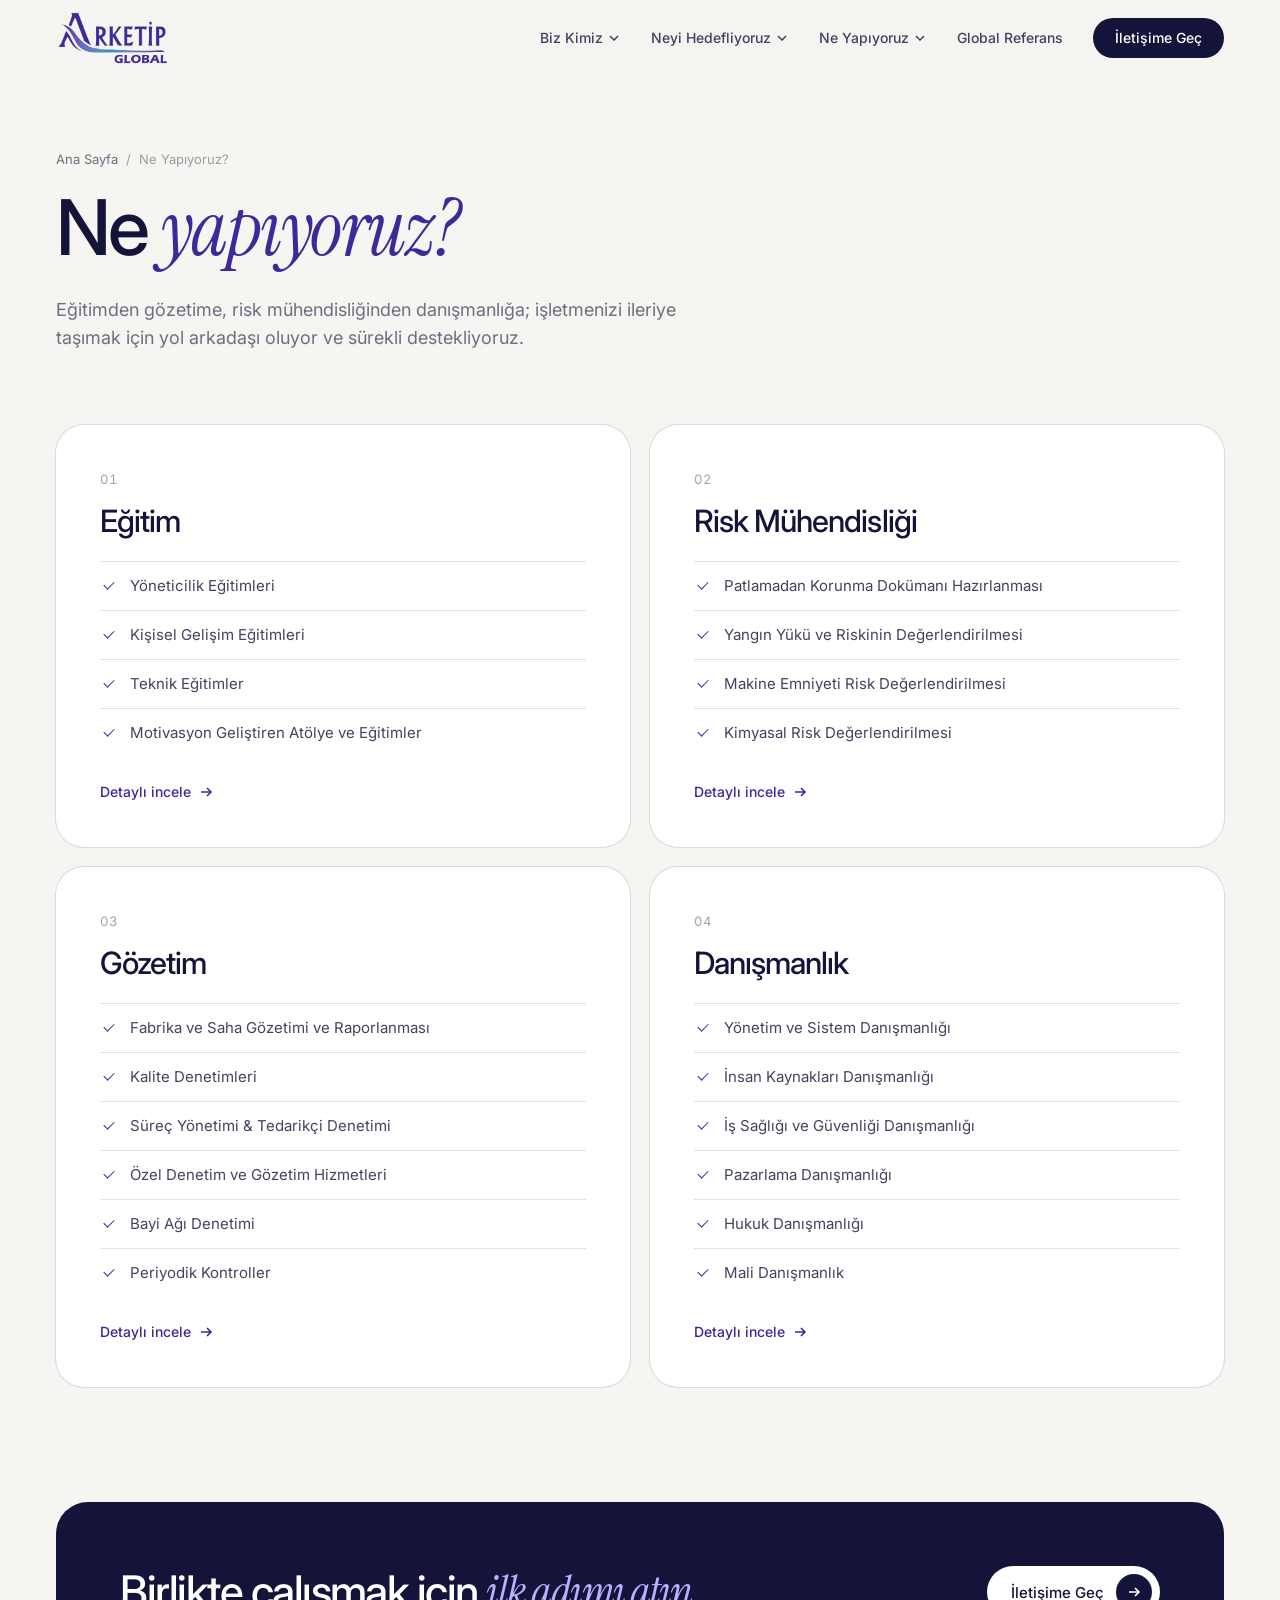
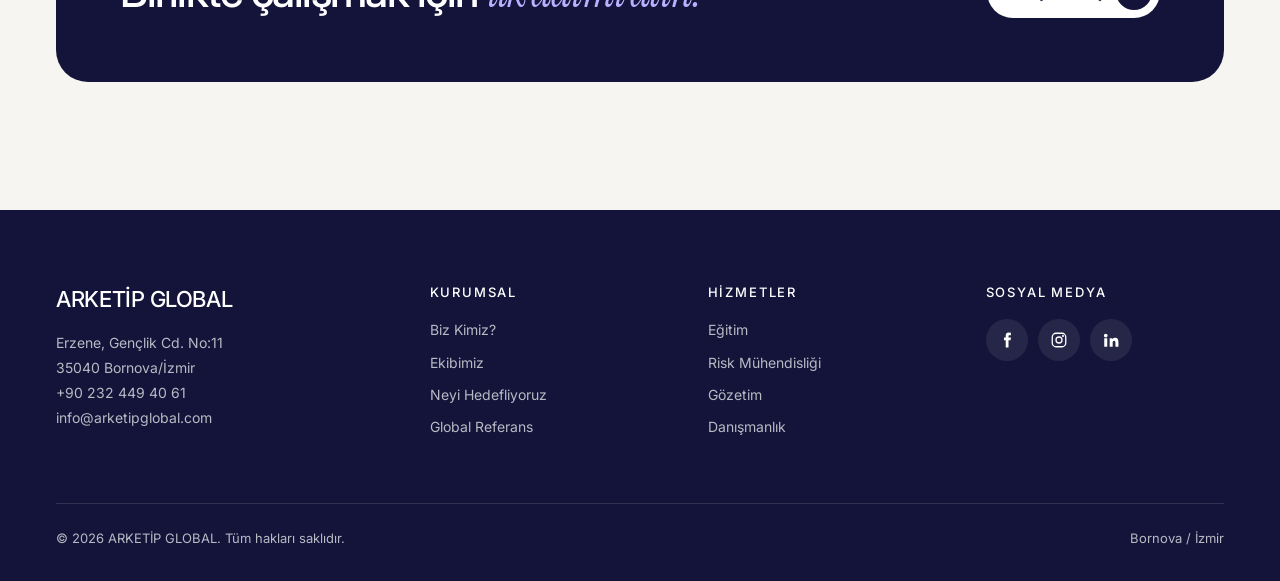
<file: neyapıyoruz.html>
<!DOCTYPE html>
<html lang="tr">
<head>
  <meta charset="utf-8">
  <meta name="viewport" content="width=device-width, initial-scale=1">
  <meta name="robots" content="noindex, nofollow">
  <title>Ne Yapıyoruz? | Arketip Global</title>
  <meta name="description" content="Arketip Global hizmetleri: eğitim, risk mühendisliği, gözetim ve danışmanlık.">
  <link rel="icon" href="assets/img/üstbilgilogo.png">
  <link rel="preconnect" href="https://fonts.googleapis.com">
  <link rel="preconnect" href="https://fonts.gstatic.com" crossorigin>
  <link href="https://fonts.googleapis.com/css2?family=Inter:wght@400;500;600&family=Instrument+Serif:ital@0;1&display=swap" rel="stylesheet">
  <link rel="stylesheet" href="assets/css/site.css">
  <script>document.documentElement.classList.add('js');</script>
</head>

<body>
  <header class="site-header" id="header">
    <div class="wrap bar">
      <a class="brand" href="index.html" aria-label="Arketip Global ana sayfa">
        <img src="assets/img/arketipglobal.png" alt="Arketip Global" width="732" height="341">
      </a>
      <button class="burger" aria-label="Menüyü aç" aria-expanded="false" aria-controls="nav"><span></span><span></span><span></span></button>
      <nav class="nav" id="nav" aria-label="Ana menü">
        <div class="dd">
          <button type="button" aria-expanded="false">Biz Kimiz
            <svg width="10" height="6" viewBox="0 0 10 6" fill="none" stroke="currentColor" stroke-width="1.5" aria-hidden="true"><path d="m1 1 4 4 4-4"/></svg></button>
          <div class="menu">
            <a href="index.html#who-are-we">Hakkımızda</a>
            <a href="kadromuz.html">Ekibimiz</a>
          </div>
        </div>
        <div class="dd">
          <button type="button" aria-expanded="false">Neyi Hedefliyoruz
            <svg width="10" height="6" viewBox="0 0 10 6" fill="none" stroke="currentColor" stroke-width="1.5" aria-hidden="true"><path d="m1 1 4 4 4-4"/></svg></button>
          <div class="menu">
            <a href="neyihedefliyoruz.html">Hedefimiz</a>
          </div>
        </div>
        <div class="dd">
          <button type="button" aria-expanded="false">Ne Yapıyoruz
            <svg width="10" height="6" viewBox="0 0 10 6" fill="none" stroke="currentColor" stroke-width="1.5" aria-hidden="true"><path d="m1 1 4 4 4-4"/></svg></button>
          <div class="menu">
            <a href="neyapıyoruz.html" aria-current="page">Ne Yapıyoruz?</a>
            <a href="egitim.html">Eğitim</a>
            <a href="riskmuhendisligi.html">Risk Mühendisliği</a>
            <a href="gozetim.html">Gözetim</a>
            <a href="danısmanlık.html">Danışmanlık</a>
          </div>
        </div>
        <a href="global-referans.html">Global Referans</a>
        <a class="btn btn-primary" href="iletisim.html">İletişime Geç</a>
      </nav>
    </div>
  </header>

  <main>
    <section class="page-hero">
      <div class="wrap">
        <nav class="crumbs rise" style="--d:.05s" aria-label="Konum"><a href="index.html">Ana Sayfa</a><span aria-hidden="true">/</span>Ne Yapıyoruz?</nav>
        <h1 class="rise" style="--d:.15s">Ne <span class="serif">yapıyoruz?</span></h1>
          <p class="lede rise" style="--d:.3s">Eğitimden gözetime, risk mühendisliğinden danışmanlığa; işletmenizi ileriye taşımak için yol arkadaşı oluyor ve sürekli destekliyoruz.</p>
      </div>
    </section>

    <section class="page-end">
      <div class="wrap">
        <div class="blocks">
          <article class="block reveal" style="--d:0.1s">
            <span class="idx">01</span>
            <h2>Eğitim</h2>
            <ul class="ticks">
              <li>Yöneticilik Eğitimleri</li>
              <li>Kişisel Gelişim Eğitimleri</li>
              <li>Teknik Eğitimler</li>
              <li>Motivasyon Geliştiren Atölye ve Eğitimler</li>
            </ul>
            <a class="link" href="egitim.html">Detaylı incele <svg width="14" height="14" viewBox="0 0 14 14" fill="none" stroke="currentColor" stroke-width="1.6" aria-hidden="true"><path d="M2 7h10M8 3l4 4-4 4"/></svg></a>
          </article>
          <article class="block reveal" style="--d:0.0s">
            <span class="idx">02</span>
            <h2>Risk Mühendisliği</h2>
            <ul class="ticks">
              <li>Patlamadan Korunma Dokümanı Hazırlanması</li>
              <li>Yangın Yükü ve Riskinin Değerlendirilmesi</li>
              <li>Makine Emniyeti Risk Değerlendirilmesi</li>
              <li>Kimyasal Risk Değerlendirilmesi</li>
            </ul>
            <a class="link" href="riskmuhendisligi.html">Detaylı incele <svg width="14" height="14" viewBox="0 0 14 14" fill="none" stroke="currentColor" stroke-width="1.6" aria-hidden="true"><path d="M2 7h10M8 3l4 4-4 4"/></svg></a>
          </article>
          <article class="block reveal" style="--d:0.1s">
            <span class="idx">03</span>
            <h2>Gözetim</h2>
            <ul class="ticks">
              <li>Fabrika ve Saha Gözetimi ve Raporlanması</li>
              <li>Kalite Denetimleri</li>
              <li>Süreç Yönetimi &amp; Tedarikçi Denetimi</li>
              <li>Özel Denetim ve Gözetim Hizmetleri</li>
              <li>Bayi Ağı Denetimi</li>
              <li>Periyodik Kontroller</li>
            </ul>
            <a class="link" href="gozetim.html">Detaylı incele <svg width="14" height="14" viewBox="0 0 14 14" fill="none" stroke="currentColor" stroke-width="1.6" aria-hidden="true"><path d="M2 7h10M8 3l4 4-4 4"/></svg></a>
          </article>
          <article class="block reveal" style="--d:0.0s">
            <span class="idx">04</span>
            <h2>Danışmanlık</h2>
            <ul class="ticks">
              <li>Yönetim ve Sistem Danışmanlığı</li>
              <li>İnsan Kaynakları Danışmanlığı</li>
              <li>İş Sağlığı ve Güvenliği Danışmanlığı</li>
              <li>Pazarlama Danışmanlığı</li>
              <li>Hukuk Danışmanlığı</li>
              <li>Mali Danışmanlık</li>
            </ul>
            <a class="link" href="danısmanlık.html">Detaylı incele <svg width="14" height="14" viewBox="0 0 14 14" fill="none" stroke="currentColor" stroke-width="1.6" aria-hidden="true"><path d="M2 7h10M8 3l4 4-4 4"/></svg></a>
          </article>
        </div>
        <div class="cta-band reveal">
          <h2>Birlikte çalışmak için <span class="serif">ilk adımı atın.</span></h2>
          <a class="btn btn-primary" href="iletisim.html">İletişime Geç<span class="dot"><svg width="14" height="14" viewBox="0 0 14 14" fill="none" stroke="currentColor" stroke-width="1.6" aria-hidden="true"><path d="M2 7h10M8 3l4 4-4 4"/></svg></span></a>
        </div>
      </div>
    </section>
  </main>

  <footer>
    <div class="wrap">
      <div class="foot">
        <div>
          <p class="mark">ARKETİP GLOBAL</p>
          <address>Erzene, Gençlik Cd. No:11<br>35040 Bornova/İzmir<br><a href="tel:+902324494061">+90 232 449 40 61</a><br><a href="mailto:info@arketipglobal.com">info@arketipglobal.com</a></address>
        </div>
        <div>
          <h4>Kurumsal</h4>
          <ul>
            <li><a href="index.html#who-are-we">Biz Kimiz?</a></li>
            <li><a href="kadromuz.html">Ekibimiz</a></li>
            <li><a href="neyihedefliyoruz.html">Neyi Hedefliyoruz</a></li>
            <li><a href="global-referans.html">Global Referans</a></li>
          </ul>
        </div>
        <div>
          <h4>Hizmetler</h4>
          <ul>
            <li><a href="egitim.html">Eğitim</a></li>
            <li><a href="riskmuhendisligi.html">Risk Mühendisliği</a></li>
            <li><a href="gozetim.html">Gözetim</a></li>
            <li><a href="danısmanlık.html">Danışmanlık</a></li>
          </ul>
        </div>
        <div>
          <h4>Sosyal Medya</h4>
          <div class="social">
            <a href="https://www.facebook.com/arketiposgbizmir/" target="_blank" rel="noopener" aria-label="Facebook"><svg width="18" height="18" viewBox="0 0 24 24" fill="currentColor" aria-hidden="true"><path d="M14 8.5V6.8c0-.8.5-1 1-1h2.2V2.2L14.3 2C11 2 10.3 4.3 10.3 6v2.5H8v3.7h2.3V22H14v-9.8h2.8l.4-3.7H14Z"/></svg></a>
            <a href="https://www.instagram.com/arketiposgb/" target="_blank" rel="noopener" aria-label="Instagram"><svg width="18" height="18" viewBox="0 0 24 24" fill="none" stroke="currentColor" stroke-width="1.7" aria-hidden="true"><rect x="3" y="3" width="18" height="18" rx="5"/><circle cx="12" cy="12" r="4"/><circle cx="17.3" cy="6.7" r=".6" fill="currentColor"/></svg></a>
            <a href="https://www.linkedin.com/company/arketi%CC%87posgb/?originalSubdomain=tr" target="_blank" rel="noopener" aria-label="LinkedIn"><svg width="18" height="18" viewBox="0 0 24 24" fill="currentColor" aria-hidden="true"><path d="M4.98 3.5a2.5 2.5 0 1 1 0 5 2.5 2.5 0 0 1 0-5ZM3 9.5h4V21H3V9.5Zm6.5 0h3.8v1.6h.06c.53-1 1.83-2.06 3.77-2.06 4.03 0 4.77 2.65 4.77 6.1V21h-4v-5.1c0-1.22-.02-2.79-1.7-2.79-1.7 0-1.96 1.33-1.96 2.7V21h-4V9.5Z"/></svg></a>
          </div>
        </div>
      </div>
      <div class="foot-bottom">
        <span>&copy; <span id="yr">2025</span> ARKETİP GLOBAL. Tüm hakları saklıdır.</span>
        <span>Bornova / İzmir</span>
      </div>
    </div>
  </footer>

  <script src="assets/js/site.js"></script>
</body>
</html>
</file>
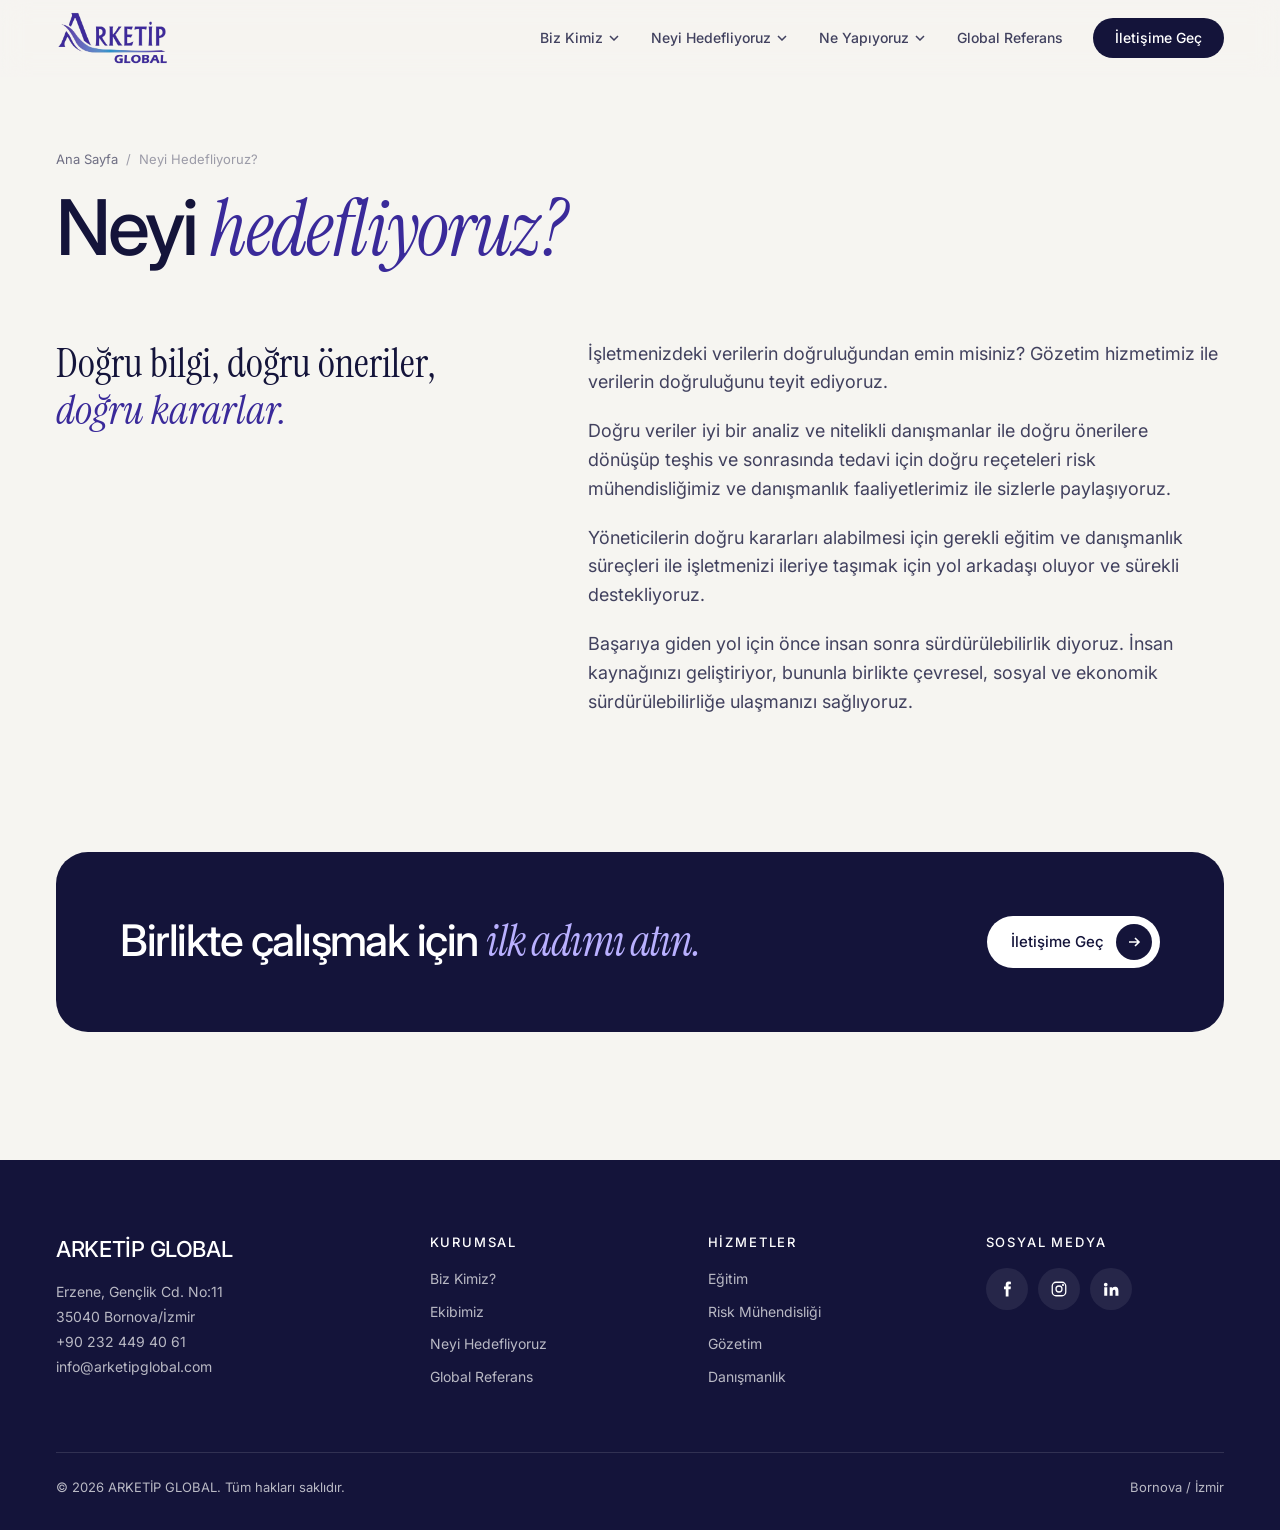
<file: neyihedefliyoruz.html>
<!DOCTYPE html>
<html lang="tr">
<head>
  <meta charset="utf-8">
  <meta name="viewport" content="width=device-width, initial-scale=1">
  <meta name="robots" content="noindex, nofollow">
  <title>Neyi Hedefliyoruz? | Arketip Global</title>
  <meta name="description" content="Doğru bilgi, doğru öneriler, doğru kararlar.">
  <link rel="icon" href="assets/img/üstbilgilogo.png">
  <link rel="preconnect" href="https://fonts.googleapis.com">
  <link rel="preconnect" href="https://fonts.gstatic.com" crossorigin>
  <link href="https://fonts.googleapis.com/css2?family=Inter:wght@400;500;600&family=Instrument+Serif:ital@0;1&display=swap" rel="stylesheet">
  <link rel="stylesheet" href="assets/css/site.css">
  <script>document.documentElement.classList.add('js');</script>
</head>

<body>
  <header class="site-header" id="header">
    <div class="wrap bar">
      <a class="brand" href="index.html" aria-label="Arketip Global ana sayfa">
        <img src="assets/img/arketipglobal.png" alt="Arketip Global" width="732" height="341">
      </a>
      <button class="burger" aria-label="Menüyü aç" aria-expanded="false" aria-controls="nav"><span></span><span></span><span></span></button>
      <nav class="nav" id="nav" aria-label="Ana menü">
        <div class="dd">
          <button type="button" aria-expanded="false">Biz Kimiz
            <svg width="10" height="6" viewBox="0 0 10 6" fill="none" stroke="currentColor" stroke-width="1.5" aria-hidden="true"><path d="m1 1 4 4 4-4"/></svg></button>
          <div class="menu">
            <a href="index.html#who-are-we">Hakkımızda</a>
            <a href="kadromuz.html">Ekibimiz</a>
          </div>
        </div>
        <div class="dd">
          <button type="button" aria-expanded="false">Neyi Hedefliyoruz
            <svg width="10" height="6" viewBox="0 0 10 6" fill="none" stroke="currentColor" stroke-width="1.5" aria-hidden="true"><path d="m1 1 4 4 4-4"/></svg></button>
          <div class="menu">
            <a href="neyihedefliyoruz.html" aria-current="page">Hedefimiz</a>
          </div>
        </div>
        <div class="dd">
          <button type="button" aria-expanded="false">Ne Yapıyoruz
            <svg width="10" height="6" viewBox="0 0 10 6" fill="none" stroke="currentColor" stroke-width="1.5" aria-hidden="true"><path d="m1 1 4 4 4-4"/></svg></button>
          <div class="menu">
            <a href="neyapıyoruz.html">Ne Yapıyoruz?</a>
            <a href="egitim.html">Eğitim</a>
            <a href="riskmuhendisligi.html">Risk Mühendisliği</a>
            <a href="gozetim.html">Gözetim</a>
            <a href="danısmanlık.html">Danışmanlık</a>
          </div>
        </div>
        <a href="global-referans.html">Global Referans</a>
        <a class="btn btn-primary" href="iletisim.html">İletişime Geç</a>
      </nav>
    </div>
  </header>

  <main>
    <section class="page-hero">
      <div class="wrap">
        <nav class="crumbs rise" style="--d:.05s" aria-label="Konum"><a href="index.html">Ana Sayfa</a><span aria-hidden="true">/</span>Neyi Hedefliyoruz?</nav>
        <h1 class="rise" style="--d:.15s">Neyi <span class="serif">hedefliyoruz?</span></h1>
      </div>
    </section>

    <section class="page-end">
      <div class="wrap">
        <div class="prose">
          <blockquote class="reveal">Doğru bilgi, doğru öneriler, <em>doğru kararlar.</em></blockquote>
          <div class="reveal" style="--d:.1s">
            <p>İşletmenizdeki verilerin doğruluğundan emin misiniz? Gözetim hizmetimiz ile verilerin doğruluğunu teyit ediyoruz.</p>
            <p>Doğru veriler iyi bir analiz ve nitelikli danışmanlar ile doğru önerilere dönüşüp teşhis ve sonrasında tedavi için doğru reçeteleri risk mühendisliğimiz ve danışmanlık faaliyetlerimiz ile sizlerle paylaşıyoruz.</p>
            <p>Yöneticilerin doğru kararları alabilmesi için gerekli eğitim ve danışmanlık süreçleri ile işletmenizi ileriye taşımak için yol arkadaşı oluyor ve sürekli destekliyoruz.</p>
            <p>Başarıya giden yol için önce insan sonra sürdürülebilirlik diyoruz. İnsan kaynağınızı geliştiriyor, bununla birlikte çevresel, sosyal ve ekonomik sürdürülebilirliğe ulaşmanızı sağlıyoruz.</p>
          </div>
        </div>
        <div class="cta-band reveal">
          <h2>Birlikte çalışmak için <span class="serif">ilk adımı atın.</span></h2>
          <a class="btn btn-primary" href="iletisim.html">İletişime Geç<span class="dot"><svg width="14" height="14" viewBox="0 0 14 14" fill="none" stroke="currentColor" stroke-width="1.6" aria-hidden="true"><path d="M2 7h10M8 3l4 4-4 4"/></svg></span></a>
        </div>
      </div>
    </section>
  </main>

  <footer>
    <div class="wrap">
      <div class="foot">
        <div>
          <p class="mark">ARKETİP GLOBAL</p>
          <address>Erzene, Gençlik Cd. No:11<br>35040 Bornova/İzmir<br><a href="tel:+902324494061">+90 232 449 40 61</a><br><a href="mailto:info@arketipglobal.com">info@arketipglobal.com</a></address>
        </div>
        <div>
          <h4>Kurumsal</h4>
          <ul>
            <li><a href="index.html#who-are-we">Biz Kimiz?</a></li>
            <li><a href="kadromuz.html">Ekibimiz</a></li>
            <li><a href="neyihedefliyoruz.html">Neyi Hedefliyoruz</a></li>
            <li><a href="global-referans.html">Global Referans</a></li>
          </ul>
        </div>
        <div>
          <h4>Hizmetler</h4>
          <ul>
            <li><a href="egitim.html">Eğitim</a></li>
            <li><a href="riskmuhendisligi.html">Risk Mühendisliği</a></li>
            <li><a href="gozetim.html">Gözetim</a></li>
            <li><a href="danısmanlık.html">Danışmanlık</a></li>
          </ul>
        </div>
        <div>
          <h4>Sosyal Medya</h4>
          <div class="social">
            <a href="https://www.facebook.com/arketiposgbizmir/" target="_blank" rel="noopener" aria-label="Facebook"><svg width="18" height="18" viewBox="0 0 24 24" fill="currentColor" aria-hidden="true"><path d="M14 8.5V6.8c0-.8.5-1 1-1h2.2V2.2L14.3 2C11 2 10.3 4.3 10.3 6v2.5H8v3.7h2.3V22H14v-9.8h2.8l.4-3.7H14Z"/></svg></a>
            <a href="https://www.instagram.com/arketiposgb/" target="_blank" rel="noopener" aria-label="Instagram"><svg width="18" height="18" viewBox="0 0 24 24" fill="none" stroke="currentColor" stroke-width="1.7" aria-hidden="true"><rect x="3" y="3" width="18" height="18" rx="5"/><circle cx="12" cy="12" r="4"/><circle cx="17.3" cy="6.7" r=".6" fill="currentColor"/></svg></a>
            <a href="https://www.linkedin.com/company/arketi%CC%87posgb/?originalSubdomain=tr" target="_blank" rel="noopener" aria-label="LinkedIn"><svg width="18" height="18" viewBox="0 0 24 24" fill="currentColor" aria-hidden="true"><path d="M4.98 3.5a2.5 2.5 0 1 1 0 5 2.5 2.5 0 0 1 0-5ZM3 9.5h4V21H3V9.5Zm6.5 0h3.8v1.6h.06c.53-1 1.83-2.06 3.77-2.06 4.03 0 4.77 2.65 4.77 6.1V21h-4v-5.1c0-1.22-.02-2.79-1.7-2.79-1.7 0-1.96 1.33-1.96 2.7V21h-4V9.5Z"/></svg></a>
          </div>
        </div>
      </div>
      <div class="foot-bottom">
        <span>&copy; <span id="yr">2025</span> ARKETİP GLOBAL. Tüm hakları saklıdır.</span>
        <span>Bornova / İzmir</span>
      </div>
    </div>
  </footer>

  <script src="assets/js/site.js"></script>
</body>
</html>
</file>
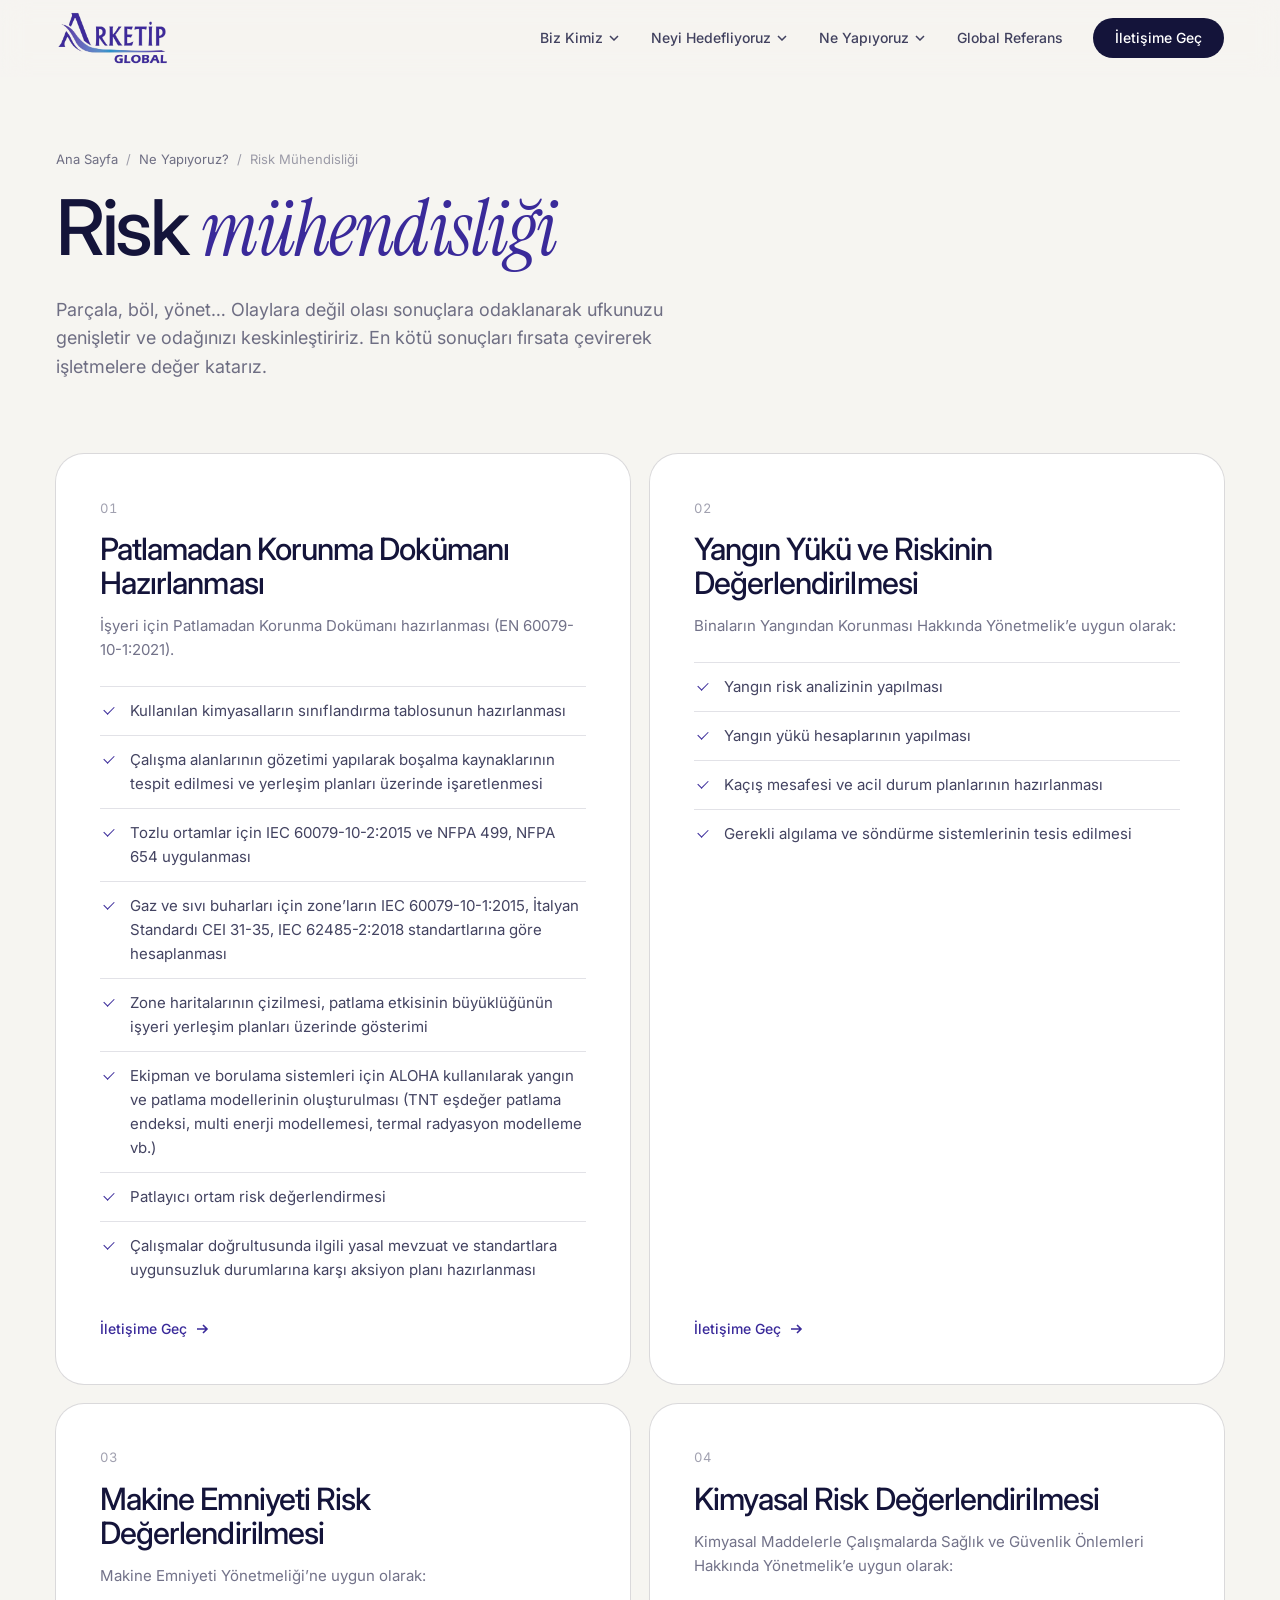
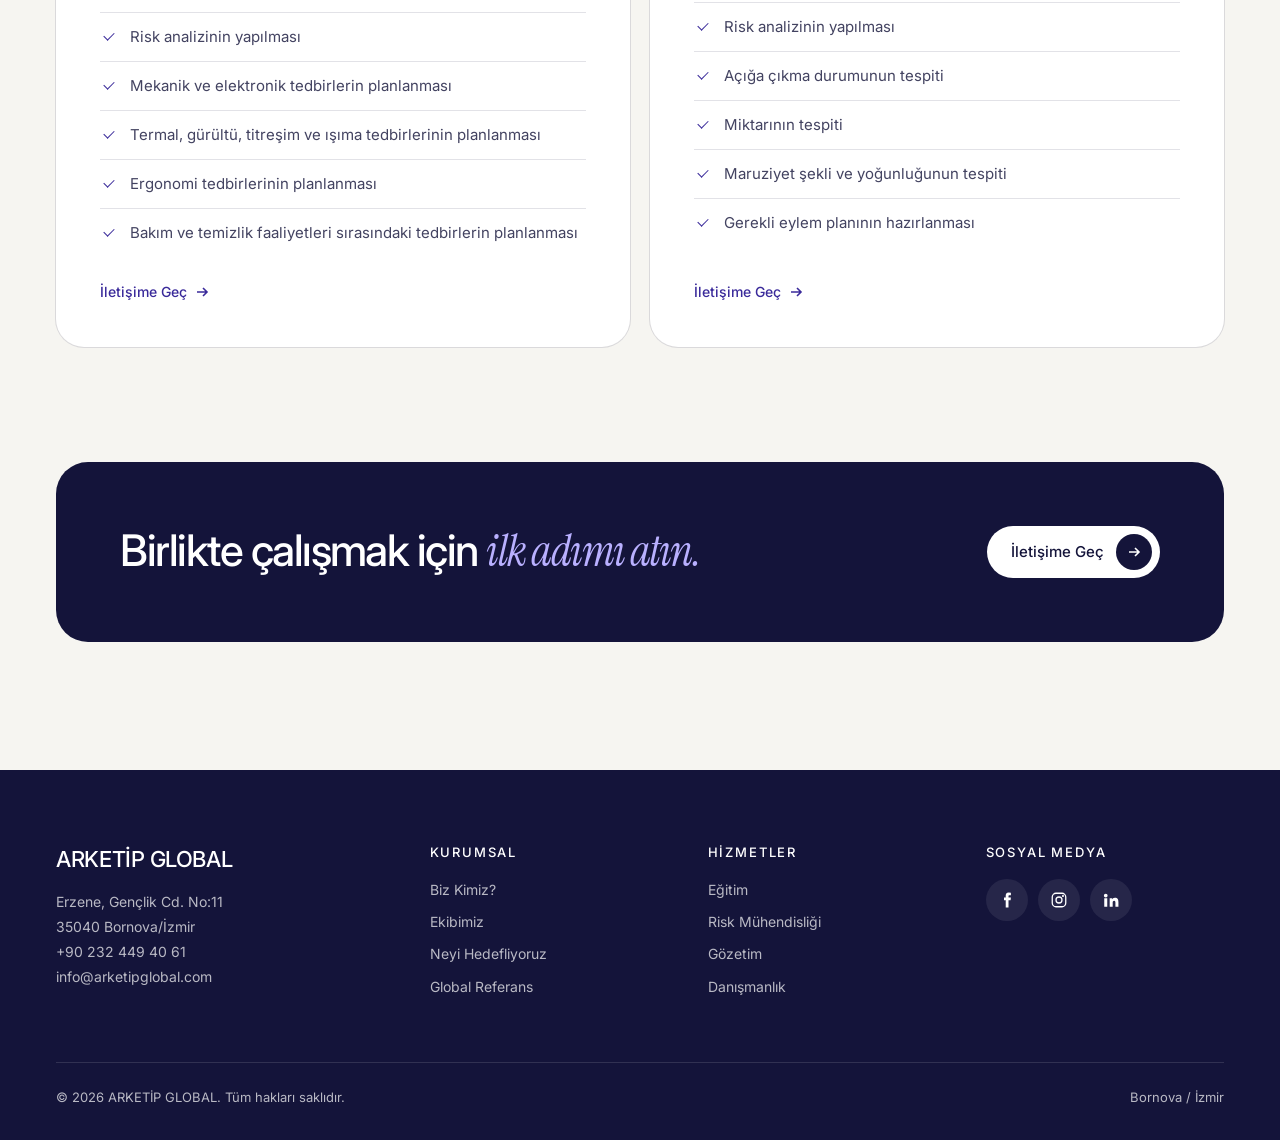
<file: riskmuhendisligi.html>
<!DOCTYPE html>
<html lang="tr">
<head>
  <meta charset="utf-8">
  <meta name="viewport" content="width=device-width, initial-scale=1">
  <meta name="robots" content="noindex, nofollow">
  <title>Risk Mühendisliği | Arketip Global</title>
  <meta name="description" content="Patlamadan korunma dokümanı, yangın, makine emniyeti ve kimyasal risk değerlendirmesi.">
  <link rel="icon" href="assets/img/üstbilgilogo.png">
  <link rel="preconnect" href="https://fonts.googleapis.com">
  <link rel="preconnect" href="https://fonts.gstatic.com" crossorigin>
  <link href="https://fonts.googleapis.com/css2?family=Inter:wght@400;500;600&family=Instrument+Serif:ital@0;1&display=swap" rel="stylesheet">
  <link rel="stylesheet" href="assets/css/site.css">
  <script>document.documentElement.classList.add('js');</script>
</head>

<body>
  <header class="site-header" id="header">
    <div class="wrap bar">
      <a class="brand" href="index.html" aria-label="Arketip Global ana sayfa">
        <img src="assets/img/arketipglobal.png" alt="Arketip Global" width="732" height="341">
      </a>
      <button class="burger" aria-label="Menüyü aç" aria-expanded="false" aria-controls="nav"><span></span><span></span><span></span></button>
      <nav class="nav" id="nav" aria-label="Ana menü">
        <div class="dd">
          <button type="button" aria-expanded="false">Biz Kimiz
            <svg width="10" height="6" viewBox="0 0 10 6" fill="none" stroke="currentColor" stroke-width="1.5" aria-hidden="true"><path d="m1 1 4 4 4-4"/></svg></button>
          <div class="menu">
            <a href="index.html#who-are-we">Hakkımızda</a>
            <a href="kadromuz.html">Ekibimiz</a>
          </div>
        </div>
        <div class="dd">
          <button type="button" aria-expanded="false">Neyi Hedefliyoruz
            <svg width="10" height="6" viewBox="0 0 10 6" fill="none" stroke="currentColor" stroke-width="1.5" aria-hidden="true"><path d="m1 1 4 4 4-4"/></svg></button>
          <div class="menu">
            <a href="neyihedefliyoruz.html">Hedefimiz</a>
          </div>
        </div>
        <div class="dd">
          <button type="button" aria-expanded="false">Ne Yapıyoruz
            <svg width="10" height="6" viewBox="0 0 10 6" fill="none" stroke="currentColor" stroke-width="1.5" aria-hidden="true"><path d="m1 1 4 4 4-4"/></svg></button>
          <div class="menu">
            <a href="neyapıyoruz.html">Ne Yapıyoruz?</a>
            <a href="egitim.html">Eğitim</a>
            <a href="riskmuhendisligi.html" aria-current="page">Risk Mühendisliği</a>
            <a href="gozetim.html">Gözetim</a>
            <a href="danısmanlık.html">Danışmanlık</a>
          </div>
        </div>
        <a href="global-referans.html">Global Referans</a>
        <a class="btn btn-primary" href="iletisim.html">İletişime Geç</a>
      </nav>
    </div>
  </header>

  <main>
    <section class="page-hero">
      <div class="wrap">
        <nav class="crumbs rise" style="--d:.05s" aria-label="Konum"><a href="index.html">Ana Sayfa</a><span aria-hidden="true">/</span><a href="neyapıyoruz.html">Ne Yapıyoruz?</a><span aria-hidden="true">/</span>Risk Mühendisliği</nav>
        <h1 class="rise" style="--d:.15s">Risk <span class="serif">mühendisliği</span></h1>
          <p class="lede rise" style="--d:.3s">Parçala, böl, yönet… Olaylara değil olası sonuçlara odaklanarak ufkunuzu genişletir ve odağınızı keskinleştiririz. En kötü sonuçları fırsata çevirerek işletmelere değer katarız.</p>
      </div>
    </section>

    <section class="page-end">
      <div class="wrap">
        <div class="blocks">
          <article class="block reveal" style="--d:0.1s">
            <span class="idx">01</span>
            <h2>Patlamadan Korunma Dokümanı Hazırlanması</h2>
            <p class="intro">İşyeri için Patlamadan Korunma Dokümanı hazırlanması (EN 60079-10-1:2021).</p>
            <ul class="ticks">
              <li>Kullanılan kimyasalların sınıflandırma tablosunun hazırlanması</li>
              <li>Çalışma alanlarının gözetimi yapılarak boşalma kaynaklarının tespit edilmesi ve yerleşim planları üzerinde işaretlenmesi</li>
              <li>Tozlu ortamlar için IEC 60079-10-2:2015 ve NFPA 499, NFPA 654 uygulanması</li>
              <li>Gaz ve sıvı buharları için zone’ların IEC 60079-10-1:2015, İtalyan Standardı CEI 31-35, IEC 62485-2:2018 standartlarına göre hesaplanması</li>
              <li>Zone haritalarının çizilmesi, patlama etkisinin büyüklüğünün işyeri yerleşim planları üzerinde gösterimi</li>
              <li>Ekipman ve borulama sistemleri için ALOHA kullanılarak yangın ve patlama modellerinin oluşturulması (TNT eşdeğer patlama endeksi, multi enerji modellemesi, termal radyasyon modelleme vb.)</li>
              <li>Patlayıcı ortam risk değerlendirmesi</li>
              <li>Çalışmalar doğrultusunda ilgili yasal mevzuat ve standartlara uygunsuzluk durumlarına karşı aksiyon planı hazırlanması</li>
            </ul>
            <a class="link" href="iletisim.html">İletişime Geç <svg width="14" height="14" viewBox="0 0 14 14" fill="none" stroke="currentColor" stroke-width="1.6" aria-hidden="true"><path d="M2 7h10M8 3l4 4-4 4"/></svg></a>
          </article>
          <article class="block reveal" style="--d:0.0s">
            <span class="idx">02</span>
            <h2>Yangın Yükü ve Riskinin Değerlendirilmesi</h2>
            <p class="intro">Binaların Yangından Korunması Hakkında Yönetmelik’e uygun olarak:</p>
            <ul class="ticks">
              <li>Yangın risk analizinin yapılması</li>
              <li>Yangın yükü hesaplarının yapılması</li>
              <li>Kaçış mesafesi ve acil durum planlarının hazırlanması</li>
              <li>Gerekli algılama ve söndürme sistemlerinin tesis edilmesi</li>
            </ul>
            <a class="link" href="iletisim.html">İletişime Geç <svg width="14" height="14" viewBox="0 0 14 14" fill="none" stroke="currentColor" stroke-width="1.6" aria-hidden="true"><path d="M2 7h10M8 3l4 4-4 4"/></svg></a>
          </article>
          <article class="block reveal" style="--d:0.1s">
            <span class="idx">03</span>
            <h2>Makine Emniyeti Risk Değerlendirilmesi</h2>
            <p class="intro">Makine Emniyeti Yönetmeliği’ne uygun olarak:</p>
            <ul class="ticks">
              <li>Risk analizinin yapılması</li>
              <li>Mekanik ve elektronik tedbirlerin planlanması</li>
              <li>Termal, gürültü, titreşim ve ışıma tedbirlerinin planlanması</li>
              <li>Ergonomi tedbirlerinin planlanması</li>
              <li>Bakım ve temizlik faaliyetleri sırasındaki tedbirlerin planlanması</li>
            </ul>
            <a class="link" href="iletisim.html">İletişime Geç <svg width="14" height="14" viewBox="0 0 14 14" fill="none" stroke="currentColor" stroke-width="1.6" aria-hidden="true"><path d="M2 7h10M8 3l4 4-4 4"/></svg></a>
          </article>
          <article class="block reveal" style="--d:0.0s">
            <span class="idx">04</span>
            <h2>Kimyasal Risk Değerlendirilmesi</h2>
            <p class="intro">Kimyasal Maddelerle Çalışmalarda Sağlık ve Güvenlik Önlemleri Hakkında Yönetmelik’e uygun olarak:</p>
            <ul class="ticks">
              <li>Risk analizinin yapılması</li>
              <li>Açığa çıkma durumunun tespiti</li>
              <li>Miktarının tespiti</li>
              <li>Maruziyet şekli ve yoğunluğunun tespiti</li>
              <li>Gerekli eylem planının hazırlanması</li>
            </ul>
            <a class="link" href="iletisim.html">İletişime Geç <svg width="14" height="14" viewBox="0 0 14 14" fill="none" stroke="currentColor" stroke-width="1.6" aria-hidden="true"><path d="M2 7h10M8 3l4 4-4 4"/></svg></a>
          </article>
        </div>
        <div class="cta-band reveal">
          <h2>Birlikte çalışmak için <span class="serif">ilk adımı atın.</span></h2>
          <a class="btn btn-primary" href="iletisim.html">İletişime Geç<span class="dot"><svg width="14" height="14" viewBox="0 0 14 14" fill="none" stroke="currentColor" stroke-width="1.6" aria-hidden="true"><path d="M2 7h10M8 3l4 4-4 4"/></svg></span></a>
        </div>
      </div>
    </section>
  </main>

  <footer>
    <div class="wrap">
      <div class="foot">
        <div>
          <p class="mark">ARKETİP GLOBAL</p>
          <address>Erzene, Gençlik Cd. No:11<br>35040 Bornova/İzmir<br><a href="tel:+902324494061">+90 232 449 40 61</a><br><a href="mailto:info@arketipglobal.com">info@arketipglobal.com</a></address>
        </div>
        <div>
          <h4>Kurumsal</h4>
          <ul>
            <li><a href="index.html#who-are-we">Biz Kimiz?</a></li>
            <li><a href="kadromuz.html">Ekibimiz</a></li>
            <li><a href="neyihedefliyoruz.html">Neyi Hedefliyoruz</a></li>
            <li><a href="global-referans.html">Global Referans</a></li>
          </ul>
        </div>
        <div>
          <h4>Hizmetler</h4>
          <ul>
            <li><a href="egitim.html">Eğitim</a></li>
            <li><a href="riskmuhendisligi.html">Risk Mühendisliği</a></li>
            <li><a href="gozetim.html">Gözetim</a></li>
            <li><a href="danısmanlık.html">Danışmanlık</a></li>
          </ul>
        </div>
        <div>
          <h4>Sosyal Medya</h4>
          <div class="social">
            <a href="https://www.facebook.com/arketiposgbizmir/" target="_blank" rel="noopener" aria-label="Facebook"><svg width="18" height="18" viewBox="0 0 24 24" fill="currentColor" aria-hidden="true"><path d="M14 8.5V6.8c0-.8.5-1 1-1h2.2V2.2L14.3 2C11 2 10.3 4.3 10.3 6v2.5H8v3.7h2.3V22H14v-9.8h2.8l.4-3.7H14Z"/></svg></a>
            <a href="https://www.instagram.com/arketiposgb/" target="_blank" rel="noopener" aria-label="Instagram"><svg width="18" height="18" viewBox="0 0 24 24" fill="none" stroke="currentColor" stroke-width="1.7" aria-hidden="true"><rect x="3" y="3" width="18" height="18" rx="5"/><circle cx="12" cy="12" r="4"/><circle cx="17.3" cy="6.7" r=".6" fill="currentColor"/></svg></a>
            <a href="https://www.linkedin.com/company/arketi%CC%87posgb/?originalSubdomain=tr" target="_blank" rel="noopener" aria-label="LinkedIn"><svg width="18" height="18" viewBox="0 0 24 24" fill="currentColor" aria-hidden="true"><path d="M4.98 3.5a2.5 2.5 0 1 1 0 5 2.5 2.5 0 0 1 0-5ZM3 9.5h4V21H3V9.5Zm6.5 0h3.8v1.6h.06c.53-1 1.83-2.06 3.77-2.06 4.03 0 4.77 2.65 4.77 6.1V21h-4v-5.1c0-1.22-.02-2.79-1.7-2.79-1.7 0-1.96 1.33-1.96 2.7V21h-4V9.5Z"/></svg></a>
          </div>
        </div>
      </div>
      <div class="foot-bottom">
        <span>&copy; <span id="yr">2025</span> ARKETİP GLOBAL. Tüm hakları saklıdır.</span>
        <span>Bornova / İzmir</span>
      </div>
    </div>
  </footer>

  <script src="assets/js/site.js"></script>
</body>
</html>
</file>
<file: assets/css/site.css>
html, body { background: #f6f5f1; }
:root {
  --bg: #f6f5f1;
  --paper: #ffffff;
  --ink: #14143a;
  --ink-80: rgba(20, 20, 58, .8);
  --ink-60: rgba(20, 20, 58, .6);
  --ink-40: rgba(20, 20, 58, .4);
  --line: rgba(20, 20, 58, .12);
  --brand: #3a2a9a;
  --ease: cubic-bezier(.22, 1, .36, 1);
  --gutter: clamp(20px, 4.4vw, 64px);
  --max: 1280px;
}
*, *::before, *::after { box-sizing: border-box; }
html { scroll-behavior: smooth; overflow-x: clip; }
body {
  margin: 0; color: var(--ink);
  font: 400 16px/1.6 Inter, system-ui, sans-serif;
  -webkit-font-smoothing: antialiased; -moz-osx-font-smoothing: grayscale;
}
::selection { background: rgba(58, 42, 154, .22); }
img { display: block; max-width: 100%; }
a { color: inherit; }
:focus-visible { outline: 2px solid var(--brand); outline-offset: 3px; border-radius: 6px; }
.wrap { max-width: var(--max); margin: 0 auto; padding: 0 var(--gutter); }
.serif { font-family: "Instrument Serif", Georgia, serif; font-weight: 400; }
.label {
  font-size: 12px; font-weight: 500; letter-spacing: .18em; text-transform: uppercase; color: var(--ink-60);
  display: inline-flex; align-items: center; gap: 12px;
}
.label::before { content: ""; width: 32px; height: 1px; background: currentColor; }

/* Buttons */
.btn {
  display: inline-flex; align-items: center; gap: 12px; text-decoration: none; border: 0; cursor: pointer;
  font: 500 15px/1 Inter, sans-serif; border-radius: 999px; padding: 8px 8px 8px 24px;
  transition: transform .2s var(--ease), background .25s var(--ease), color .25s var(--ease);
}
.btn:active { transform: scale(.97); }
.btn .dot {
  width: 36px; height: 36px; border-radius: 50%; display: grid; place-items: center;
  transition: transform .3s var(--ease);
}
.btn:hover .dot { transform: rotate(-45deg); }
.btn-primary { background: var(--ink); color: #fff; }
.btn-primary .dot { background: #fff; color: var(--ink); }
.btn-primary:hover { background: var(--brand); }
.btn-ghost { padding: 14px 22px; color: var(--ink); background: transparent; box-shadow: inset 0 0 0 1px var(--line); }
.btn-ghost:hover { box-shadow: inset 0 0 0 1px var(--ink-40); }

/* Header */
.site-header {
  position: sticky; top: 0; z-index: 50;
  background: rgba(246, 245, 241, .82); backdrop-filter: saturate(1.4) blur(14px); -webkit-backdrop-filter: saturate(1.4) blur(14px);
  border-bottom: 1px solid transparent; transition: border-color .3s;
}
.site-header.scrolled { border-bottom-color: var(--line); }
.bar { display: flex; align-items: center; gap: 32px; height: 76px; }
.brand img { height: 52px; width: auto; }
.nav { display: flex; align-items: center; gap: 4px; margin-left: auto; }
.nav > a:not(.btn), .dd > button {
  font: 500 14px/1 Inter, sans-serif; color: var(--ink-80); text-decoration: none; background: none; border: 0; cursor: pointer;
  padding: 12px 14px; border-radius: 999px; display: inline-flex; align-items: center; gap: 6px;
  transition: color .2s, background .2s;
}
.nav > a:not(.btn):hover, .dd > button:hover, .dd.open > button { color: var(--ink); background: rgba(20, 20, 58, .05); }
.dd { position: relative; }
.dd > button svg { transition: transform .25s var(--ease); }
.dd.open > button svg { transform: rotate(180deg); }
.menu {
  position: absolute; top: calc(100% + 8px); left: 0; min-width: 220px; padding: 8px;
  background: var(--paper); border-radius: 18px; box-shadow: 0 0 0 1px var(--line), 0 18px 40px rgba(20, 20, 58, .10);
  opacity: 0; visibility: hidden; transform: translateY(6px); transition: opacity .2s, transform .25s var(--ease), visibility .2s;
}
.dd.open .menu { opacity: 1; visibility: visible; transform: none; }
.menu a { display: block; padding: 10px 14px; border-radius: 12px; font-size: 14px; text-decoration: none; color: var(--ink-80); }
.menu a:hover { background: var(--bg); color: var(--ink); }
.nav .btn { margin-left: 12px; padding: 13px 22px; font-size: 14px; }
.burger { display: none; margin-left: auto; width: 44px; height: 44px; border-radius: 50%; border: 0; background: rgba(20, 20, 58, .06); cursor: pointer; }
.burger span { display: block; width: 18px; height: 1.5px; background: var(--ink); margin: 4px auto; transition: transform .3s var(--ease), opacity .2s; }
body.menu-open .burger span:nth-child(1) { transform: translateY(5.5px) rotate(45deg); }
body.menu-open .burger span:nth-child(2) { opacity: 0; }
body.menu-open .burger span:nth-child(3) { transform: translateY(-5.5px) rotate(-45deg); }

/* Hero */
.hero { padding: clamp(48px, 9vh, 104px) 0 0; }
.hero-top { display: grid; grid-template-columns: 1fr; gap: 36px; }
.hero-side { display: flex; justify-content: space-between; align-items: end; gap: 48px; flex-wrap: wrap; }
.hero h1 {
  margin: 24px 0 0; font-weight: 500; font-size: clamp(40px, 6.2vw, 92px); line-height: 1; letter-spacing: -.045em;
}
.hero h1 .line { display: block; overflow: hidden; padding: .14em 0 .06em; margin-top: -.14em; white-space: nowrap; }
.hero h1 .line > span { display: inline-block; }
.hero h1 .serif { font-style: italic; letter-spacing: -.02em; color: var(--brand); font-size: 1.08em; }
.hero-side p { margin: 0; font-size: 18px; color: var(--ink-60); max-width: 34rem; }
.hero-side .actions { display: flex; flex-wrap: wrap; gap: 12px; }
.panorama {
  margin: clamp(40px, 7vh, 72px) 0 0; position: relative; border-radius: 28px; overflow: hidden;
  aspect-ratio: 2048 / 553; min-height: 260px; background: #e9e8ee;
}
.panorama img { width: 100%; height: 100%; object-fit: cover; object-position: 50% 50%; }
.panorama figcaption {
  position: absolute; left: 24px; bottom: 20px; display: flex; gap: 10px; flex-wrap: wrap;
}
.chip {
  font-size: 13px; font-weight: 500; padding: 8px 14px; border-radius: 999px; color: var(--ink);
  background: rgba(255, 255, 255, .72); backdrop-filter: blur(10px); -webkit-backdrop-filter: blur(10px);
  box-shadow: 0 0 0 1px rgba(255, 255, 255, .6), 0 4px 14px rgba(20, 20, 58, .08); text-decoration: none;
}
a.chip:hover { background: #fff; }

/* Entrance */
.js .rise { opacity: 0; transform: translateY(24px); }
.js .hero h1 .line > span { transform: translateY(110%); }
.js .panorama { clip-path: inset(0 0 100% 0 round 28px); }
.js.ready .rise { opacity: 1; transform: none; transition: opacity .9s var(--ease), transform .9s var(--ease); transition-delay: var(--d, 0s); }
.js.ready .hero h1 .line > span { transform: none; transition: transform 1s var(--ease); transition-delay: var(--d, 0s); }
.js.ready .panorama { clip-path: inset(0 0 0 0 round 28px); transition: clip-path 1.4s var(--ease) .55s; }
.js.ready .panorama img { animation: settle 2s var(--ease) .55s both; }
@keyframes settle { from { transform: scale(1.08); } to { transform: none; } }
.js .reveal { opacity: 0; transform: translateY(28px); transition: opacity .8s var(--ease), transform .8s var(--ease); transition-delay: var(--d, 0s); }
.js .reveal.in { opacity: 1; transform: none; }

/* Sections */
section { scroll-margin-top: 90px; }
.section { padding: clamp(80px, 12vw, 160px) 0; }
.about { display: grid; grid-template-columns: 1fr 1.25fr; gap: clamp(32px, 6vw, 96px); align-items: start; }
.about h2, .sec-head h2 { margin: 20px 0 0; font-weight: 500; font-size: clamp(32px, 4.4vw, 56px); line-height: 1.04; letter-spacing: -.035em; }
.about h2 .serif, .sec-head h2 .serif { font-style: italic; color: var(--brand); letter-spacing: -.01em; }
.about blockquote {
  margin: 0; font-family: "Instrument Serif", Georgia, serif; font-size: clamp(26px, 3vw, 40px); line-height: 1.2; letter-spacing: -.01em;
}
.about blockquote::before { content: "“"; display: block; font-size: 1.8em; line-height: .6; color: var(--brand); margin-bottom: 12px; }
.about .note { margin: 28px 0 0; color: var(--ink-60); max-width: 34rem; }
.about .note a { color: var(--brand); text-underline-offset: 3px; }


/* Services list */
.services { background: var(--paper); border-radius: 40px; margin: 0 clamp(8px, 1.4vw, 20px); }
.sec-head { display: flex; justify-content: space-between; align-items: end; gap: 32px; margin-bottom: clamp(40px, 6vw, 72px); }
.sec-head p { margin: 0; max-width: 26rem; color: var(--ink-60); }
.svc { list-style: none; margin: 0; padding: 0; border-top: 1px solid var(--line); }
.svc li { border-bottom: 1px solid var(--line); }
.svc a {
  display: grid; grid-template-columns: 72px minmax(180px, 1fr) 1.5fr 48px; gap: 32px; align-items: start;
  padding: 36px 0; text-decoration: none; transition: padding .35s var(--ease);
}
.svc .idx { font-size: 13px; color: var(--ink-40); letter-spacing: .1em; padding-top: 10px; font-variant-numeric: tabular-nums; }
.svc h3 { margin: 0; font-weight: 500; font-size: clamp(24px, 2.6vw, 36px); letter-spacing: -.03em; line-height: 1.1; }
.svc h3 small { display: block; margin-top: 10px; font: italic 400 20px/1.2 "Instrument Serif", Georgia, serif; letter-spacing: 0; color: var(--brand); }
.svc p { margin: 0; color: var(--ink-60); max-width: 36rem; }
.svc .go {
  width: 48px; height: 48px; border-radius: 50%; display: grid; place-items: center; box-shadow: inset 0 0 0 1px var(--line);
  transition: background .3s var(--ease), color .3s, transform .35s var(--ease);
}
.svc a:hover { padding-left: 12px; }
.svc a:hover .go { background: var(--ink); color: #fff; transform: rotate(-45deg); }

.marquee { margin-top: clamp(56px, 7vw, 88px); overflow: hidden; mask-image: linear-gradient(90deg, transparent, #000 8%, #000 92%, transparent); -webkit-mask-image: linear-gradient(90deg, transparent, #000 8%, #000 92%, transparent); }
.marquee-track { display: flex; gap: 10px; width: max-content; animation: slide 60s linear infinite; }
.marquee:hover .marquee-track { animation-play-state: paused; }
.marquee .chip { background: var(--bg); box-shadow: none; white-space: nowrap; color: var(--ink-80); }
@keyframes slide { to { transform: translateX(-50%); } }

/* Cards */
.cards { display: grid; grid-template-columns: repeat(3, 1fr); gap: 20px; }
.card { text-decoration: none; display: flex; flex-direction: column; background: var(--paper); border-radius: 28px; overflow: hidden; box-shadow: 0 0 0 1px var(--line); transition: transform .4s var(--ease), box-shadow .4s var(--ease); }
.card:hover { transform: translateY(-4px); box-shadow: 0 0 0 1px var(--line), 0 18px 40px rgba(20, 20, 58, .08); }
.card .ph { aspect-ratio: 4 / 3; overflow: hidden; background: #e9e8ee; }
.card .ph img { width: 100%; height: 100%; object-fit: cover; transition: transform .8s var(--ease); }
.card:hover .ph img { transform: scale(1.04); }
.card .body { padding: 26px 26px 28px; display: flex; flex-direction: column; gap: 10px; flex: 1; }
.card h3 { margin: 0; font-weight: 500; font-size: 22px; letter-spacing: -.02em; }
.card p { margin: 0; color: var(--ink-60); font-size: 15px; flex: 1; }
.card .more { margin-top: 10px; font-size: 14px; font-weight: 500; display: inline-flex; align-items: center; gap: 8px; color: var(--brand); }

/* Contact */
.contact { display: grid; grid-template-columns: 1fr 1.1fr; gap: 20px; }
.panel { border-radius: 28px; padding: clamp(28px, 4vw, 48px); }
.panel-dark { background: var(--ink); color: #fff; display: flex; flex-direction: column; gap: 28px; }
.panel-dark .label { color: rgba(255, 255, 255, .6); }
.panel-dark h2 { margin: 0; font-weight: 500; font-size: clamp(30px, 3.6vw, 48px); line-height: 1.05; letter-spacing: -.035em; }
.panel-dark h2 .serif { font-style: italic; color: #b9b0ff; }
.info { display: grid; gap: 18px; margin: 0; }
.info div { display: grid; grid-template-columns: 40px 1fr; gap: 14px; align-items: center; }
.info dt { width: 40px; height: 40px; border-radius: 50%; background: rgba(255, 255, 255, .08); display: grid; place-items: center; }
.info dd { margin: 0; color: rgba(255, 255, 255, .85); font-size: 15px; }
.info dd a { text-decoration: none; }
.info dd a:hover { text-decoration: underline; text-underline-offset: 3px; }
.map { border-radius: 20px; overflow: hidden; margin-top: auto; aspect-ratio: 16 / 9; background: rgba(255, 255, 255, .06); }
.map iframe { width: 100%; height: 100%; border: 0; display: block; filter: grayscale(.3); }
.panel-form { background: var(--paper); box-shadow: 0 0 0 1px var(--line); }
.panel-form h3 { margin: 0 0 6px; font-weight: 500; font-size: 22px; letter-spacing: -.02em; }
.panel-form > p { margin: 0 0 28px; color: var(--ink-60); font-size: 15px; }
form { display: grid; gap: 14px; }
.field label { display: block; font-size: 13px; font-weight: 500; color: var(--ink-80); margin-bottom: 8px; }
.field input, .field select, .field textarea {
  width: 100%; font: 400 15px/1.4 Inter, sans-serif; color: var(--ink); background: var(--bg); border: 1px solid transparent;
  border-radius: 14px; padding: 15px 16px; transition: border-color .2s, background .2s; appearance: none; -webkit-appearance: none;
}
.field select { background-image: url("data:image/svg+xml,%3Csvg xmlns='http://www.w3.org/2000/svg' width='12' height='8' fill='none' stroke='%2314143a' stroke-width='1.6'%3E%3Cpath d='m1 1.5 5 5 5-5'/%3E%3C/svg%3E"); background-repeat: no-repeat; background-position: right 18px center; padding-right: 44px; }
.field textarea { resize: vertical; min-height: 140px; }
.field input:focus, .field select:focus, .field textarea:focus { outline: none; border-color: var(--brand); background: #fff; }
.row2 { display: grid; grid-template-columns: 1fr 1fr; gap: 14px; }
form .btn { justify-content: space-between; margin-top: 8px; }

/* Footer */
footer { background: var(--ink); color: rgba(255, 255, 255, .7); margin-top: clamp(80px, 10vw, 140px); padding: 72px 0 32px; font-size: 14px; }
.foot { display: grid; grid-template-columns: 1.4fr 1fr 1fr 1fr; gap: 40px; }
.foot h4 { margin: 0 0 16px; color: #fff; font-size: 13px; font-weight: 500; letter-spacing: .14em; text-transform: uppercase; }
.foot ul { list-style: none; margin: 0; padding: 0; display: grid; gap: 10px; }
.foot a { text-decoration: none; }
.foot a:hover { color: #fff; }
.foot .mark { font-size: 22px; font-weight: 500; color: #fff; letter-spacing: -.02em; margin: 0 0 12px; }
.foot address { font-style: normal; line-height: 1.8; }
.social { display: flex; gap: 10px; }
.social a { width: 42px; height: 42px; border-radius: 50%; display: grid; place-items: center; background: rgba(255, 255, 255, .08); color: #fff; transition: background .25s; }
.social a:hover { background: var(--brand); }
.foot-bottom { display: flex; justify-content: space-between; gap: 16px; flex-wrap: wrap; margin-top: 64px; padding-top: 24px; border-top: 1px solid rgba(255, 255, 255, .12); font-size: 13px; }

/* Responsive */
@media (max-width: 1080px) {
  .burger { display: block; }
  .nav {
    position: fixed; inset: 76px 0 auto 0; flex-direction: column; align-items: stretch; gap: 0;
    background: var(--bg); padding: 12px var(--gutter) 28px; border-bottom: 1px solid var(--line);
    max-height: calc(100dvh - 76px); overflow-y: auto;
    opacity: 0; visibility: hidden; transform: translateY(-8px); transition: opacity .25s, transform .3s var(--ease), visibility .25s;
  }
  body.menu-open .nav { opacity: 1; visibility: visible; transform: none; }
  body.menu-open { overflow: hidden; }
  .nav > a:not(.btn), .dd > button { width: 100%; justify-content: space-between; padding: 16px 4px; border-radius: 0; font-size: 17px; border-bottom: 1px solid var(--line); }
  .nav > a:not(.btn):hover, .dd > button:hover, .dd.open > button { background: none; }
  .menu { position: static; box-shadow: none; background: none; padding: 0 0 8px 12px; min-width: 0; display: none; opacity: 1; visibility: visible; transform: none; }
  .dd.open .menu { display: block; }
  .nav .btn { margin: 20px 0 0; justify-content: center; }
  .hero-top, .about, .contact { grid-template-columns: 1fr; }
  .svc a { grid-template-columns: 48px 1fr 48px; }
  .svc p { grid-column: 2 / 3; }
  .svc .go { grid-row: 1; grid-column: 3; }
  .cards { grid-template-columns: 1fr 1fr; }
  .foot { grid-template-columns: 1fr 1fr; }
}
@media (max-width: 640px) {
  .bar { height: 68px; }
  .hero h1 .line { white-space: normal; }
  .hero { padding-top: 28px; }
  .hero .label { font-size: 11px; letter-spacing: .14em; }
  .panorama figcaption .chip:nth-child(n+3) { display: none; }
  .nav { inset: 68px 0 auto 0; }
  .brand img { height: 36px; }
  .panorama { border-radius: 20px; aspect-ratio: 4 / 3; }
  .js .panorama { clip-path: inset(0 0 100% 0 round 20px); }
  .js.ready .panorama { clip-path: inset(0 0 0 0 round 20px); }
  .panorama img { object-position: 46% 50%; }
  .panorama figcaption { left: 14px; bottom: 14px; right: 14px; }
  .sec-head { flex-direction: column; align-items: start; }
  .svc a { grid-template-columns: 1fr 44px; gap: 16px; padding: 28px 0; }
  .svc .idx { grid-column: 1; padding: 0; }
  .svc h3 { grid-column: 1; }
  .svc p { grid-column: 1 / -1; }
  .svc .go { grid-row: 1 / 3; grid-column: 2; width: 44px; height: 44px; }
  .services { border-radius: 28px; }
  .cards, .row2, .foot { grid-template-columns: 1fr; }
}
@media (prefers-reduced-motion: reduce) {
  html { scroll-behavior: auto; }
  *, *::before, *::after { animation: none !important; transition: none !important; }
  .js .rise, .js .reveal { opacity: 1; transform: none; }
  .js .hero h1 .line > span { transform: none; }
  .js .panorama { clip-path: none; }
}

/* ===== Inner pages ===== */
.nav a[aria-current="page"], .menu a[aria-current="page"] { color: var(--brand); }
.page-hero { padding: clamp(48px, 8vh, 96px) 0 clamp(40px, 6vw, 72px); }
.crumbs { font-size: 13px; color: var(--ink-40); display: flex; gap: 8px; flex-wrap: wrap; }
.crumbs a { color: var(--ink-60); text-decoration: none; }
.crumbs a:hover { color: var(--ink); }
.page-hero h1 { margin: 20px 0 0; font-weight: 500; font-size: clamp(40px, 6vw, 84px); line-height: 1; letter-spacing: -.045em; }
.page-hero h1 .serif { font-style: italic; color: var(--brand); letter-spacing: -.02em; }
.page-hero .lede { margin: 28px 0 0; font-size: 18px; color: var(--ink-60); max-width: 40rem; }

.blocks { display: grid; grid-template-columns: repeat(2, 1fr); gap: 20px; }
.block { background: var(--paper); border-radius: 28px; padding: clamp(28px, 3.4vw, 44px); box-shadow: 0 0 0 1px var(--line); display: flex; flex-direction: column; }
.block .idx { font-size: 13px; color: var(--ink-40); letter-spacing: .1em; font-variant-numeric: tabular-nums; }
.block h2 { margin: 14px 0 0; font-weight: 500; font-size: clamp(24px, 2.4vw, 32px); line-height: 1.1; letter-spacing: -.03em; }
.block .intro { margin: 14px 0 0; color: var(--ink-60); font-size: 15px; }
.ticks { list-style: none; margin: 24px 0 0; padding: 0; display: grid; gap: 0; flex: 1; align-content: start; }
.ticks li { position: relative; padding: 12px 0 12px 30px; border-top: 1px solid var(--line); font-size: 15px; color: var(--ink-80); }
.ticks li::before { content: ""; position: absolute; left: 4px; top: 19px; width: 10px; height: 6px; border-left: 1.6px solid var(--brand); border-bottom: 1.6px solid var(--brand); transform: rotate(-45deg); }
.block .link { margin-top: 24px; align-self: start; font-size: 14px; font-weight: 500; color: var(--brand); text-decoration: none; display: inline-flex; gap: 8px; align-items: center; }
.block .link:hover { text-decoration: underline; text-underline-offset: 3px; }
.blocks.wide { grid-template-columns: 1fr; }

.prose { display: grid; grid-template-columns: 1fr 1.4fr; gap: clamp(32px, 6vw, 96px); }
.prose p { margin: 0 0 20px; font-size: 18px; color: var(--ink-80); }
.prose blockquote { margin: 0; font-family: "Instrument Serif", Georgia, serif; font-size: clamp(28px, 3.2vw, 44px); line-height: 1.15; }
.prose blockquote em { color: var(--brand); }

.team { display: grid; grid-template-columns: repeat(3, 1fr); gap: 20px; }
.member { background: var(--paper); border-radius: 28px; padding: 32px; box-shadow: 0 0 0 1px var(--line); display: flex; flex-direction: column; }
.avatar { width: 64px; height: 64px; border-radius: 50%; display: grid; place-items: center; background: var(--ink); color: #fff; font-size: 20px; font-weight: 500; letter-spacing: .02em; }
.member h2 { margin: 22px 0 4px; font-weight: 500; font-size: 22px; letter-spacing: -.02em; }
.member .role { font-size: 13px; color: var(--brand); font-weight: 500; }
.member > p { margin: 14px 0 0; color: var(--ink-60); font-size: 15px; }
.member details { margin-top: 16px; }
.member summary { cursor: pointer; font-size: 14px; font-weight: 500; color: var(--brand); list-style: none; display: inline-flex; gap: 8px; align-items: center; }
.member summary::-webkit-details-marker { display: none; }
.member summary::after { content: "+"; font-size: 18px; line-height: 1; transition: transform .25s var(--ease); }
.member details[open] summary::after { transform: rotate(45deg); }
.member details p { margin: 12px 0 0; color: var(--ink-60); font-size: 15px; }

.refs { display: grid; grid-template-columns: repeat(4, 1fr); gap: 1px; background: var(--line); border-radius: 28px; overflow: hidden; box-shadow: 0 0 0 1px var(--line); }
.refs div { background: var(--paper); aspect-ratio: 16 / 9; display: grid; place-items: center; font-size: clamp(18px, 1.8vw, 24px); font-weight: 500; letter-spacing: -.02em; color: var(--ink-80); text-align: center; padding: 16px; }

.cta-band { margin-top: clamp(64px, 9vw, 120px); background: var(--ink); color: #fff; border-radius: 32px; padding: clamp(36px, 5vw, 64px); display: flex; justify-content: space-between; align-items: center; gap: 32px; flex-wrap: wrap; }
.cta-band h2 { margin: 0; font-weight: 500; font-size: clamp(28px, 3.4vw, 44px); line-height: 1.05; letter-spacing: -.035em; max-width: 22ch; }
.cta-band h2 .serif { font-style: italic; color: #b9b0ff; }
.cta-band .btn-primary { background: #fff; color: var(--ink); }
.cta-band .btn-primary .dot { background: var(--ink); color: #fff; }
.cta-band .btn-primary:hover { background: #ece9ff; }
.page-end { padding-bottom: 0; }

@media (max-width: 1080px) {
  .team { grid-template-columns: 1fr 1fr; }
  .refs { grid-template-columns: repeat(3, 1fr); }
  .prose { grid-template-columns: 1fr; }
}
@media (max-width: 640px) {
  .blocks, .team { grid-template-columns: 1fr; }
  .refs { grid-template-columns: 1fr 1fr; }
  .page-hero { padding-top: 28px; }
}
</file>
